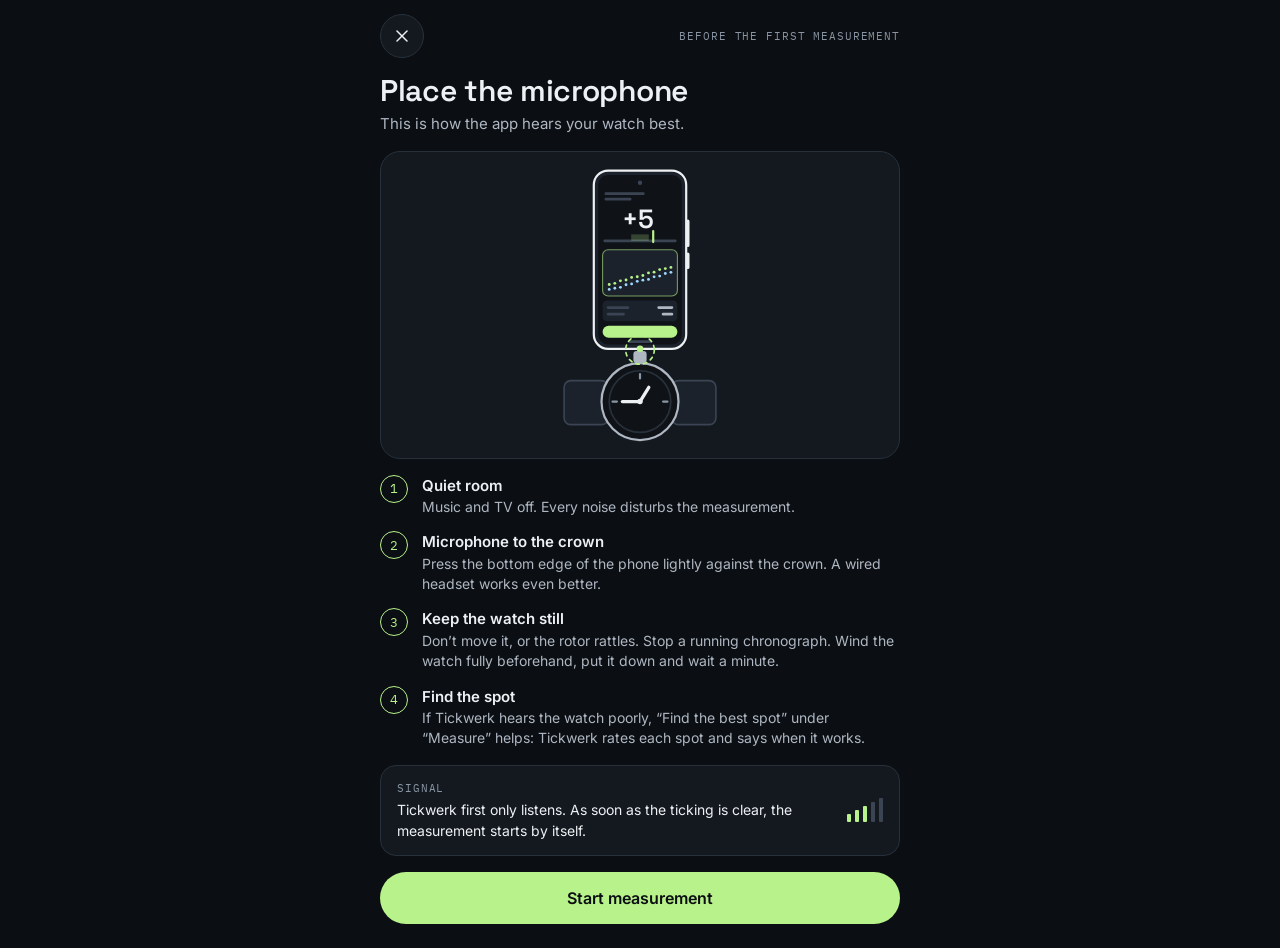
<file: tickwerk-app-0.1/index.html>
<!DOCTYPE html>
<html lang="de-CH">
<head>
<meta charset="utf-8">
<meta http-equiv="Content-Security-Policy" content="default-src 'none'; script-src 'self'; style-src 'self'; img-src 'self'; font-src 'self'; connect-src 'self' https://time.akamai.com; worker-src 'self'; manifest-src 'self'; media-src 'self' blob:; base-uri 'none'; form-action 'none'; object-src 'none'">
<meta name="referrer" content="no-referrer">
<meta name="viewport" content="width=device-width, initial-scale=1, viewport-fit=cover">
<meta name="theme-color" content="#0B0E12">
<meta name="description" content="Tickwerk misst mit dem Handy-Mikrofon, wie genau eine mechanische Uhr geht: Gangabweichung, Abfallfehler, Amplitude.">
<title>Tickwerk</title>
<link rel="manifest" href="manifest.webmanifest">
<link rel="icon" href="icons/favicon-48.png" sizes="48x48">
<link rel="apple-touch-icon" href="icons/apple-touch-icon.png">
<link rel="stylesheet" href="app.css">
</head>
<body>
<main id="app">

  <!-- ======================= MESSEN ======================= -->
  <section class="screen" id="scr-measure" aria-label="Messen">
    <div class="mhead">
      <canvas class="foto foto-head" id="mFoto" data-px="44" width="1" height="1" aria-hidden="true" hidden></canvas>
      <div class="mhead-txt">
        <span class="eyebrow" id="mState">Bereit</span>
        <span class="mwatch-name" id="mWatchName">Unbekannte Uhr</span>
        <span class="mono-sub" id="mWatchSub">Werk unbekannt</span>
      </div>
      <button type="button" class="round" id="mWatchPick" aria-label="Uhr wechseln" aria-haspopup="dialog">
        <svg viewBox="0 0 24 24" aria-hidden="true"><path d="M6 9l6 6 6-6"/></svg>
      </button>
    </div>
    <div class="chips">
      <label class="chip"><span class="sr">Lage</span>
        <select id="mPos">
          <option value="ZO">Zifferblatt oben</option>
          <option value="ZU">Zifferblatt unten</option>
          <option value="KU">Krone unten</option>
          <option value="KO">Krone oben</option>
          <option value="KL">Krone links</option>
          <option value="KR">Krone rechts</option>
        </select>
      </label>
      <label class="chip"><span class="sr">Messdauer</span>
        <select id="mDur"><option value="20">20 s</option><option value="30">30 s</option><option value="60">60 s</option></select>
      </label>
      <button type="button" class="chip chip-btn" id="mTools" aria-haspopup="dialog">Werkzeuge</button>
    </div>

    <div class="readout" id="mCountBox">
      <span class="eyebrow">Gangabweichung<button type="button" class="info" data-info="rate" aria-label="Erklärung: Gangabweichung"></button></span>
      <div class="big-row"><span class="big" id="mRate">–</span><span class="big-unit">s/Tag</span></div>
      <div class="count-box"><span class="count-n" id="mCountN"></span><span class="count-t" id="mCountT"></span></div>
      <span class="sigma" id="mSigma"></span>
      <span class="sigma live-note off" id="mLiveNote"></span>
    </div>
    <div class="scale" aria-hidden="true">
      <div class="scale-track">
        <div class="scale-band"></div>
        <div class="scale-ticks"></div>
        <div class="scale-marker" id="mMarker" hidden><span></span></div>
      </div>
      <div class="scale-labels"><span>−20</span><span>−10</span><span>0</span><span>+10</span><span>+20</span></div>
    </div>
    <p class="verdict-line" id="mVerdict" hidden><span class="dot"></span><span id="mVerdictText"></span></p>
    <div class="notice gr-notice" id="mGr" hidden>
      <p id="mGrText"></p>
      <button type="button" class="btn-link" id="mGrX">Nicht für den Test</button>
      <button type="button" class="btn-ghost small" id="mGrOpen" hidden>Zum Gangreserve-Test</button>
    </div>
    <div class="notice gr-notice" id="mLagen" hidden>
      <p id="mLagenText"></p>
      <div class="actions">
        <button type="button" class="btn-primary small" id="mLagenGo">In Lagen-Test umwandeln</button>
        <button type="button" class="btn-link" id="mLagenX">Nicht jetzt</button>
      </div>
    </div>
    <p class="status center-status" id="status" data-kind="">«Messen» tippen und die Unterkante des Handys an die Krone halten.</p>
    <div class="notice" id="mQuartz" hidden>
      <p>Das klingt nach einer Quarzuhr: ein Schritt pro Sekunde. Mechanische Uhren ticken 5- bis 10-mal pro Sekunde. Eine Quarzuhr misst Tickwerk nicht als Uhr, aber mit ihr lässt sich die Handy-Uhr eichen.</p>
      <button type="button" class="btn-ghost small" id="mQuartzGo">Handy-Uhr damit eichen</button>
    </div>

    <div class="notice" id="bphWarn" hidden>
      <p id="bphWarnText"></p>
      <div class="actions" id="bphMove" hidden></div>
      <button type="button" class="btn-ghost small" id="bphFix"></button>
    </div>
    <div class="notice" id="mFind" hidden>
      <p id="mFindText"></p>
      <button type="button" class="btn-ghost small" id="mFindGo">Position finden</button>
    </div>
    <div class="notice" id="mLow" hidden>
      <p id="mLowText"></p>
    </div>

    <div class="mlist">
      <div class="mrow">
        <span class="mlabel">Abfallfehler<span class="pro-tag" id="mBeTag" hidden>Pro</span><button type="button" class="info" data-info="be" aria-label="Erklärung: Abfallfehler"></button></span>
        <span class="mval-wrap"><span class="mono-sub" id="mBeNote"></span><span class="mval" id="mBe">–</span></span>
      </div>
      <div class="mrow">
        <span class="mlabel">Amplitude<span class="pro-tag" id="mAmpTag" hidden>Pro</span><button type="button" class="info" data-info="amp" aria-label="Erklärung: Amplitude"></button></span>
        <span class="mval-wrap"><span class="mono-sub" id="mLift"></span><span class="mval" id="mAmp">–</span></span>
      </div>
      <div class="mrow">
        <span class="mlabel">Schlagzahl<button type="button" class="info" data-info="bph" aria-label="Erklärung: Schlagzahl"></button></span>
        <span class="mval-wrap"><span class="mono-sub" id="mBphNote">erkannt</span><span class="mval" id="mBph">–</span></span>
      </div>
    </div>
    <p class="hint center" id="mFree" hidden></p>

    <div class="card tape-card">
      <div class="row-between">
        <span class="eyebrow">Papierstreifen<button type="button" class="info" data-info="tape" aria-label="Erklärung: Papierstreifen"></button></span>
        <span class="signal" id="mSignal" data-level="0">
          <svg viewBox="0 0 16 14" aria-hidden="true"><rect x="0" y="9" width="3" height="5" rx="1"/><rect x="4.3" y="6" width="3" height="8" rx="1"/><rect x="8.6" y="3" width="3" height="11" rx="1"/><rect x="12.9" y="0" width="3" height="14" rx="1"/></svg>
          <span id="mSignalText">kein Signal</span><button type="button" class="info" data-info="signal" aria-label="Erklärung: Signal"></button>
        </span>
      </div>
      <canvas class="plot" id="mTape" height="76" aria-label="Papierstreifen"></canvas>
      <div class="level" aria-hidden="true"><div class="level-fill" id="levelFill"></div></div>
    </div>
    <details class="card details" id="mDetails">
      <summary>Ein Schlag im Detail</summary>
      <canvas class="plot" id="mBeat" height="150" aria-label="Gemittelter Schlag"></canvas>
      <p class="hint" id="mDetailHint">Grün: Tick, blau: Tack. Gestrichelt: Auslösung und Fall.</p>
    </details>

    <!-- seit 0.7.2: «Position finden» und «Bedingungen» sitzen direkt über dem Hauptknopf und bleiben mit ihm über der Tableiste stehen -->
    <div class="dock" id="mDock">
      <div class="actions center" id="mSearch" hidden><button type="button" class="btn-ghost small" id="mForce">Jetzt messen</button><button type="button" class="btn-ghost small" id="mFindRun">Position finden</button></div>
      <div class="actions center" id="mPre"><button type="button" class="btn-ghost small" id="mFindBtn">Position finden</button><button type="button" class="btn-ghost small" id="mCondBtn" aria-haspopup="dialog">Bedingungen</button></div>
      <button type="button" class="btn-primary btn-big" id="mStart"><span class="prog" id="mProg"></span><span class="btn-label" id="mStartLabel">Messen</span></button>
    </div>
    <div class="actions center" id="mActions">
      <button type="button" class="btn-ghost small" id="imgBtn" hidden>Als Bild teilen</button>
      <button type="button" class="btn-ghost small" id="shareBtn" hidden>Aufnahme teilen (WAV)<span class="pro-tag">Pro</span></button>
      <button type="button" class="btn-ghost small" id="moveBtn" hidden>Falsche Uhr?</button>
      <button type="button" class="btn-link" id="mGuide">So legst du das Handy an</button>
    </div>
  </section>

  <!-- ======================= MEINE UHREN ======================= -->
  <section class="screen" id="scr-watches" aria-label="Meine Uhren" hidden>
    <div class="phead">
      <div class="title-block">
        <h1>Meine Uhren</h1>
        <span class="mono-sub" id="wCount">0 Uhren</span>
      </div>
      <button type="button" class="round accent" id="wAdd" aria-label="Uhr hinzufügen">
        <svg viewBox="0 0 24 24" aria-hidden="true"><path d="M12 5v14"/><path d="M5 12h14"/></svg>
      </button>
    </div>
    <div class="cards" id="watchCards"></div>
    <p class="sort-hint" id="wSortHint" hidden>Lange drücken und ziehen, um die Reihenfolge zu ändern.</p>
    <div class="empty" id="watchEmpty" hidden>
      <p>Noch keine Uhr gespeichert. Mit einer eigenen Uhr stimmen Hebewinkel und Schlagzahl, und du siehst den Verlauf.</p>
      <button type="button" class="btn-primary" id="wAddFirst">Uhr hinzufügen</button>
    </div>
  </section>

  <!-- ======================= UHR MIT VERLAUF ======================= -->
  <section class="screen" id="scr-watch" aria-label="Uhr mit Verlauf" hidden>
    <div class="bar">
      <button type="button" class="back" data-back><svg viewBox="0 0 24 24" aria-hidden="true"><path d="M15 6l-6 6 6 6"/></svg><span>Meine Uhren</span></button>
      <span class="bar-btns">
        <button type="button" class="round" id="dEdit" aria-label="Uhr bearbeiten">
          <svg viewBox="0 0 24 24" aria-hidden="true"><path d="M4 20h4L19 9l-4-4L4 16z"/><path d="M13.5 6.5l4 4"/></svg>
        </button>
        <button type="button" class="round" id="dShare" aria-label="Messprotokoll als PDF teilen" data-mech>
          <svg viewBox="0 0 24 24" aria-hidden="true"><path d="M12 3v12"/><path d="M8 7l4-4 4 4"/><path d="M5 13v6a2 2 0 0 0 2 2h10a2 2 0 0 0 2-2v-6"/></svg>
        </button>
      </span>
    </div>
    <canvas class="foto foto-big" id="dFoto" data-px="184" width="1" height="1" aria-hidden="true" hidden></canvas>
    <div class="title-block">
      <h1 class="h1-sm" id="dName"></h1>
      <span class="mono-sub" id="dCal"></span>
      <button type="button" class="btn-link left" id="dDetective" hidden>Werk bestimmen mit dem Werk-Detektiv</button>
    </div>
    <div class="due" id="dDue" hidden></div>
    <div class="card" data-quartz>
      <span class="card-title">Quarzuhr als Referenz</span>
      <p class="hint">Mit dem Mikrofon misst Tickwerk nur mechanische Uhren. Vergleiche diese Uhr über etwa eine Woche mit der genauen Zeit: Dann kennt Tickwerk ihren Gang, und du kannst die Handy-Uhr damit genauer eichen (Mehr → Einstellungen → Eichung → «Mit einer Quarzuhr»).</p>
    </div>
    <div class="actions grow" data-mech>
      <button type="button" class="btn-primary" id="dMeasure">Jetzt messen</button>
      <button type="button" class="btn-ghost" id="dLagen">Lagen-Test<span class="pro-tag">Pro</span></button>
    </div>
    <span class="pdfbar" id="dShareBar" hidden></span>
    <div class="tiles3" data-mech>
      <div class="tile"><span class="eyebrow">Schlagzahl</span><span class="tile-v" id="dBph">–</span><button type="button" class="info" data-info="bph" aria-label="Erklärung: Schlagzahl"></button></div>
      <div class="tile"><span class="eyebrow">Hebewinkel</span><span class="tile-v" id="dLift">–</span><button type="button" class="info" data-info="lift" aria-label="Erklärung: Hebewinkel"></button></div>
      <div class="tile"><span class="eyebrow">Messungen</span><span class="tile-v" id="dCount">0</span></div>
    </div>
    <div class="card" data-mech>
      <div class="row-between"><span class="card-title">Gangabweichung<button type="button" class="info" data-info="rate" aria-label="Erklärung: Gangabweichung"></button></span><span class="mono-sub" id="dRange"></span></div>
      <div class="bars" id="dBars"></div>
      <div class="bar-labels" id="dBarLabels" aria-hidden="true"></div>
    </div>
    <div class="insight" id="dInsight" data-mech hidden></div>
    <details class="card fold dtime" id="dTimeCard" data-fold="dt">
      <summary><span class="fold-t"><span class="card-title">Gang im Alltag</span></span><span class="fold-r"><span class="mono-sub" id="dtSub"></span><svg class="chev" viewBox="0 0 24 24" aria-hidden="true"><path d="M6 9l6 6 6-6"/></svg></span></summary>
      <div class="fold-body">
        <div class="big-row dt-rate" id="dtRateRow" hidden><span class="big big-md" id="dtRate">–</span><span class="big-unit">s/Tag</span></div>
        <span class="sigma" id="dtSigma"></span>
        <p class="hint" id="dtText"></p>
        <ul class="rows lrows" id="dtRows"></ul>
        <div class="actions">
          <button type="button" class="btn-ghost small" id="dtNow">Mit der Atomzeit vergleichen</button>
          <button type="button" class="btn-link" id="dtReset" hidden>Neue Reihe beginnen</button>
          <button type="button" class="info" data-info="daily" aria-label="Erklärung: Gang im Alltag"></button>
        </div>
        <div class="remind" id="dtRemind" hidden>
          <span class="remind-t" id="dtDue"></span>
          <div class="actions"><a class="btn-ghost small btn-a" id="dtCal" href="#" target="_blank" rel="noopener noreferrer">Google Kalender</a><button type="button" class="btn-ghost small" id="dtIcs">Kalenderdatei (.ics)</button></div>
        </div>
      </div>
    </details>
    <details class="card fold dgr" id="dGrCard" data-fold="gr" data-mech>
      <summary><span class="fold-t"><span class="card-title">Gangreserve-Test<span class="pro-tag">Pro</span></span></span><span class="fold-r"><span class="mono-sub" id="grSub"></span><svg class="chev" viewBox="0 0 24 24" aria-hidden="true"><path d="M6 9l6 6 6-6"/></svg></span></summary>
      <div class="fold-body">
        <p class="hint" id="grText"></p>
        <ul class="rows lrows" id="grRows" hidden></ul>
        <p class="verdict-line left" id="grVerdict" data-kind="" hidden><span class="dot"></span><span id="grVerdictText"></span></p>
        <p class="hint" id="grIso" hidden></p>
        <div class="actions">
          <button type="button" class="btn-ghost small" id="grGo">Voll aufgezogen: jetzt messen</button>
          <button type="button" class="btn-link" id="grStop" hidden>Uhr ist stehen geblieben</button>
          <button type="button" class="btn-link" id="grReset" hidden>Neuen Test beginnen</button>
          <button type="button" class="info" data-info="gr" aria-label="Erklärung: Gangreserve-Test"></button>
        </div>
        <div class="remind" id="grRemind" hidden>
          <span class="remind-t" id="grDue"></span>
          <div class="actions"><a class="btn-ghost small btn-a" id="grCal" href="#" target="_blank" rel="noopener noreferrer">Google Kalender</a><button type="button" class="btn-ghost small" id="grIcs">Kalenderdatei (.ics)</button></div>
        </div>
      </div>
    </details>
    <details class="card fold dlagen" id="dLagenCard" data-fold="lg" data-mech hidden>
      <summary><span class="fold-t"><span class="card-title">Letzter Lagen-Test</span></span><span class="fold-r"><span class="mono-sub" id="dlSub"></span><svg class="chev" viewBox="0 0 24 24" aria-hidden="true"><path d="M6 9l6 6 6-6"/></svg></span></summary>
      <div class="fold-body">
        <span class="mono-sub" id="dlDate"></span>
        <dl class="metrics">
          <div class="metric"><dt>Mittel</dt><dd id="dlMean">–</dd><small>s/Tag</small></div>
          <div class="metric"><dt>Lagendifferenz<button type="button" class="info" data-info="spread" aria-label="Erklärung: Lagendifferenz"></button></dt><dd id="dlSpread">–</dd><small>s/Tag</small></div>
          <div class="metric"><dt>Abfallfehler<button type="button" class="info" data-info="be" aria-label="Erklärung: Abfallfehler"></button></dt><dd id="dlBe">–</dd><small>ms, Mittel</small></div>
          <div class="metric"><dt>Amplitude<button type="button" class="info" data-info="amp" aria-label="Erklärung: Amplitude"></button></dt><dd id="dlAmp">–</dd><small>waagrecht / senkrecht</small></div>
          <div class="metric wide"><dt>ETA-Stufe zum Vergleich<button type="button" class="info" data-info="grade" aria-label="Erklärung: ETA-Stufen"></button></dt><dd id="dlGrade">–</dd><small id="dlGradeSub"></small></div>
          <div class="metric wide" id="dlGangBox" hidden><dt>Werksvorgabe</dt><dd id="dlGang">–</dd><small id="dlGangSub"></small></div>
        </dl>
        <ul class="rows lrows" id="dlRows"></ul>
        <p class="hint" id="dlNote" hidden></p>
        <div class="actions">
          <button type="button" class="btn-ghost small" id="dlPdf">Protokoll dieses Tests (PDF)</button>
          <button type="button" class="btn-ghost small" id="dlImg">Als Bild teilen</button>
          <button type="button" class="btn-ghost small" id="dlOpen" hidden>Fortsetzen</button>
          <button type="button" class="btn-link" id="dlUndo">Lagen-Test auflösen</button>
        </div>
        <span class="pdfbar" id="dlPdfBar" hidden></span>
      </div>
    </details>
    <details class="card fold" id="dListCard" data-fold="ms" data-mech>
      <summary><span class="fold-t"><span class="card-title">Letzte Messungen</span></span><span class="fold-r"><span class="mono-sub" id="dListSub"></span><svg class="chev" viewBox="0 0 24 24" aria-hidden="true"><path d="M6 9l6 6 6-6"/></svg></span></summary>
      <div class="fold-body">
        <ul class="rows" id="dList"></ul>
        <p class="hint" id="dMore" hidden></p>
        <div class="actions">
          <button type="button" class="btn-ghost small" id="dPdf">Messprotokoll (PDF)<span class="pro-tag">Pro</span></button>
          <button type="button" class="btn-ghost small" id="dCsv">Tabelle (CSV)<span class="pro-tag">Pro</span></button>
        </div>
        <span class="pdfbar" id="dPdfBar" hidden></span>
        <span class="pdfbar" id="dCsvBar" hidden></span>
      </div>
    </details>
  </section>

  <!-- ======================= UHR HINZUFÜGEN / BEARBEITEN ======================= -->
  <section class="screen" id="scr-edit" aria-label="Uhr bearbeiten" hidden>
    <div class="bar">
      <button type="button" class="back" data-back><svg viewBox="0 0 24 24" aria-hidden="true"><path d="M15 6l-6 6 6 6"/></svg><span>Zurück</span></button>
    </div>
    <h1 id="watchFormTitle">Uhr hinzufügen</h1>
    <form class="form" id="watchForm" autocomplete="off">
      <div class="field find" id="wFindBox">
        <label for="wFind">Modell oder Werk suchen</label>
        <input type="search" id="wFind" placeholder="z. B. Submariner, PRX, Speedmaster, 2824" enterkeyhint="search"
               role="combobox" aria-autocomplete="list" aria-expanded="false" aria-controls="wFindList" spellcheck="false">
        <ul class="suggest" id="wFindList" role="listbox" aria-label="Vorschläge" hidden></ul>
        <p class="hint" id="wFindNote"></p>
        <button type="button" class="btn-link left" id="wMissing" hidden>Modell fehlt? Melden</button>
        <div class="lies-row" id="wLiesRow">
          <button type="button" class="btn-ghost small" id="wLiesCamBtn">Per Foto anlegen</button>
          <button type="button" class="btn-link" id="wLiesPickBtn">Foto aus der Galerie</button>
        </div>
        <p class="hint" id="wLiesHint">Tickwerk liest die Schrift auf dem Zifferblatt und schlägt Uhren aus dem Katalog vor. Beim ersten Mal lädt es dafür die Texterkennung (rund 3 MB). Das Foto bleibt auf dem Handy.</p>
        <div class="lies" id="wLies" hidden>
          <p class="hint" id="wLiesStatus" role="status"></p>
          <ul class="suggest lies-list" id="wLiesList" aria-label="Vorschläge aus dem Foto"></ul>
          <button type="button" class="btn-link left" id="wLiesMore" hidden></button>
          <button type="button" class="btn-ghost small" id="wLiesAgain" hidden>Nochmals versuchen</button>
        </div>
        <input type="file" id="wLiesCam" accept="image/*" capture="environment" hidden>
        <input type="file" id="wLiesIn" accept="image/*" hidden>
      </div>
      <div class="field">
        <label for="wName">Name</label>
        <input type="text" id="wName" placeholder="z. B. Omega Seamaster" required maxlength="60">
      </div>
      <label class="switch"><input type="checkbox" id="wQuartz"><span>Quarzuhr</span></label>
      <p class="hint">Für eine Uhr mit Batterie. Mit dem Mikrofon misst Tickwerk nur mechanische Uhren; eine Quarzuhr dient als Referenz: für «Gang im Alltag» und um die Handy-Uhr genauer zu eichen.</p>
      <div class="form" id="wMech">
      <div class="field find">
        <label for="wCalFind">Kaliber (Werk)</label>
        <div class="combo">
          <input type="search" id="wCalFind" placeholder="Werk suchen, z. B. 2824, NH35, L888" enterkeyhint="search"
                 role="combobox" aria-autocomplete="list" aria-expanded="false" aria-controls="wCalList" spellcheck="false" autocomplete="off">
          <button type="button" class="combo-x" id="wCalClear" aria-label="Werk entfernen" hidden><svg viewBox="0 0 24 24" aria-hidden="true"><path d="M7 7l10 10"/><path d="M17 7L7 17"/></svg></button>
        </div>
        <input type="hidden" id="wCal" value="">
        <ul class="suggest" id="wCalList" role="listbox" aria-label="Werke" hidden></ul>
        <p class="hint" id="wCalNote"></p>
        <button type="button" class="btn-link left" id="wDetective">Werk unbekannt? Werk-Detektiv</button>
      </div>
      <div class="row2">
        <div class="field">
          <label for="wLift">Hebewinkel</label>
          <div class="inline"><input type="number" id="wLift" value="52" min="30" max="70" step="0.5" inputmode="decimal"><span class="unit">Grad</span></div>
        </div>
        <div class="field">
          <label for="wBph">Schlagzahl (erwartet)</label>
          <select id="wBph">
            <option value="">unbekannt</option>
            <option value="12000">12’000</option><option value="14400">14’400</option><option value="17280">17’280</option><option value="18000">18’000</option>
            <option value="19800">19’800</option><option value="21600">21’600</option><option value="25200">25’200</option><option value="28800">28’800</option>
            <option value="36000">36’000</option><option value="43200">43’200</option>
          </select>
        </div>
      </div>
      <p class="hint">Der Hebewinkel wirkt nur auf die Amplitude. Unbekannt: 52 Grad lassen. Die Schlagzahl erkennt Tickwerk selbst und meldet sich, wenn sie nicht zur Angabe passt.</p>
      </div>
      <div class="field" id="wFotoBox" role="group" aria-labelledby="wFotoLabel">
        <span class="field-label" id="wFotoLabel">Foto</span>
        <div class="foto-row">
          <canvas class="foto foto-edit" id="wFotoPrev" data-px="72" width="1" height="1" aria-hidden="true" hidden></canvas>
          <div class="actions">
            <button type="button" class="btn-ghost small" id="wFotoCamBtn">Foto aufnehmen</button>
            <button type="button" class="btn-ghost small" id="wFotoPickBtn">Foto wählen</button>
            <button type="button" class="btn-link" id="wFotoDel" hidden>Foto entfernen</button>
          </div>
        </div>
        <p class="hint" id="wFotoNote" role="status"></p>
        <p class="hint">Tickwerk schneidet das Zifferblatt rund aus. Das Foto bleibt auf diesem Handy.</p>
        <input type="file" id="wFotoCam" accept="image/*" capture="environment" hidden>
        <input type="file" id="wFotoIn" accept="image/*" hidden>
      </div>
      <button type="submit" class="btn-primary btn-big" id="wSave">Speichern</button>
      <div class="order-row" id="wOrder" hidden>
        <span class="mono-sub" id="wOrderPos" aria-live="polite"></span>
        <div class="actions">
          <button type="button" class="btn-ghost small" id="wUp">Nach oben</button>
          <button type="button" class="btn-ghost small" id="wDown">Nach unten</button>
        </div>
      </div>
      <button type="button" class="btn-ghost btn-big danger" id="wDelete" hidden>Uhr löschen</button>
    </form>
  </section>

  <!-- ======================= FOTO ZUSCHNEIDEN (0.7.7) ======================= -->
  <section class="screen" id="scr-foto" aria-label="Foto zuschneiden" hidden>
    <div class="bar">
      <button type="button" class="back" data-back><svg viewBox="0 0 24 24" aria-hidden="true"><path d="M15 6l-6 6 6 6"/></svg><span>Zurück</span></button>
    </div>
    <h1 class="h1-sm">Foto zuschneiden</h1>
    <p class="hint" id="feHint">Schieb das Foto, bis das Zifferblatt den Kreis füllt. Die 12 gehört nach oben.</p>
    <canvas class="fe-stage" id="feStage" width="1" height="1" tabindex="0" role="img" aria-label="Ausschnitt des Fotos. Mit den Pfeiltasten schieben, mit Plus und Minus die Grösse ändern."></canvas>
    <div class="fe-ctl">
      <label for="feZoom">Grösse</label>
      <input type="range" id="feZoom" min="0" max="100" step="1" value="50">
      <label for="feTilt">Fein drehen</label>
      <input type="range" id="feTilt" min="-20" max="20" step="0.5" value="0">
      <button type="button" class="btn-ghost small" id="feTurn">Um 90° drehen</button>
    </div>
    <button type="button" class="btn-primary btn-big" id="feOk">Foto übernehmen</button>
    <button type="button" class="btn-ghost btn-big" id="feCancel">Abbrechen</button>
  </section>

  <!-- ======================= LAGEN-TEST ======================= -->
  <section class="screen" id="scr-lagen" aria-label="Lagen-Test" hidden>
    <div class="bar">
      <button type="button" class="back" id="lBack"><svg viewBox="0 0 24 24" aria-hidden="true"><path d="M15 6l-6 6 6 6"/></svg><span id="lBackLabel">Zurück</span></button>
      <span class="mono-sub" id="lStep"></span>
    </div>
    <div class="title-block">
      <h1>Lagen-Test</h1>
      <p class="lead" id="lLead"></p>
    </div>
    <div class="seg" role="radiogroup" aria-label="Anzahl Lagen" id="lSet">
      <button type="button" role="radio" data-set="4">4 Lagen</button>
      <button type="button" role="radio" data-set="6">6 Lagen</button>
    </div>
    <div class="progress" id="lProgress" aria-hidden="true"></div>
    <div class="card lresult" id="lResult" hidden>
      <span class="eyebrow">Ergebnis · Mittel der Lagen</span>
      <div class="big-row"><span class="big big-md" id="lgMean">–</span><span class="big-unit">s/Tag</span></div>
      <dl class="metrics">
        <div class="metric"><dt>Lagendifferenz<button type="button" class="info" data-info="spread" aria-label="Erklärung: Lagendifferenz"></button></dt><dd id="lgSpread">–</dd><small>s/Tag</small></div>
        <div class="metric"><dt>Senkrecht − waagrecht<button type="button" class="info" data-info="hv" aria-label="Erklärung: Senkrecht gegenüber waagrecht"></button></dt><dd id="lgHV">–</dd><small>s/Tag</small></div>
        <div class="metric"><dt>Abfallfehler<button type="button" class="info" data-info="be" aria-label="Erklärung: Abfallfehler"></button></dt><dd id="lgBe">–</dd><small>ms, Mittel</small></div>
        <div class="metric"><dt>Amplitude<button type="button" class="info" data-info="amp" aria-label="Erklärung: Amplitude"></button></dt><dd id="lgAmp">–</dd><small id="lgAmpNote">waagrecht / senkrecht</small></div>
        <div class="metric wide"><dt>ETA-Stufe zum Vergleich<button type="button" class="info" data-info="grade" aria-label="Erklärung: ETA-Stufen"></button></dt><dd id="lgGrade">–</dd><small id="lgGradeSub"></small></div>
        <div class="metric wide" id="lgGangBox" hidden><dt>Werksvorgabe</dt><dd id="lgGang">–</dd><small id="lgGangSub"></small></div>
      </dl>
      <canvas class="plot" id="lagenChart" height="190" aria-label="Gang je Lage"></canvas>
      <p class="verdict" id="lgVerdict"></p>
      <button type="button" class="btn-primary" id="lgPdf">Protokoll dieses Tests (PDF)</button>
      <button type="button" class="btn-ghost" id="lgImg">Als Bild teilen</button>
      <span class="pdfbar" id="lgPdfBar" hidden></span>
    </div>
    <div class="tiles2" id="lTiles"></div>
    <div class="card diff-card" id="lDiffCard">
      <div class="diff-txt"><span class="card-title">Grösste Lagendifferenz bisher</span><span class="mono-sub" id="lDiffSub">noch zu wenige Lagen</span></div>
      <span class="diff-v" id="lDiff">–</span>
    </div>
    <p class="status" id="lStatus" data-kind=""></p>
    <button type="button" class="btn-primary btn-big" id="lNext"><span class="btn-label" id="lNextLabel">Messen</span></button>
    <button type="button" class="btn-ghost btn-big" id="lCancel">Abbrechen</button>
  </section>

  <!-- ======================= LAGEN-TEST: EINE LAGE MESSEN ======================= -->
  <section class="screen" id="scr-lpos" aria-label="Lage messen" hidden>
    <div class="bar">
      <button type="button" class="back" data-back><svg viewBox="0 0 24 24" aria-hidden="true"><path d="M15 6l-6 6 6 6"/></svg><span>Alle Lagen</span></button>
      <span class="mono-sub" id="pStep"></span>
    </div>
    <div class="card lp-guide" id="pCountBox">
      <svg class="pos-icon lp-icon" id="pIcon" viewBox="0 0 110 110" role="img" aria-label=""></svg>
      <div class="lp-count"><span class="count-n" id="pCountN"></span><span class="count-t" id="pCountT"></span></div>
      <div class="lp-guide-txt">
        <span class="eyebrow">So liegt die Uhr</span>
        <span class="now-name" id="pName"></span>
        <span class="now-hint" id="pHint"></span>
      </div>
    </div>
    <div class="card lp-live">
      <div class="row-between">
        <span class="eyebrow" id="pState">Bereit</span>
        <span class="signal" id="pSignal" data-level="0">
          <svg viewBox="0 0 16 14" aria-hidden="true"><rect x="0" y="9" width="3" height="5" rx="1"/><rect x="4.3" y="6" width="3" height="8" rx="1"/><rect x="8.6" y="3" width="3" height="11" rx="1"/><rect x="12.9" y="0" width="3" height="14" rx="1"/></svg>
          <span id="pSignalText">kein Signal</span><button type="button" class="info" data-info="signal" aria-label="Erklärung: Signal"></button>
        </span>
      </div>
      <div class="big-row lp-rate"><span class="big big-md" id="pRate">–</span><span class="big-unit">s/Tag</span></div>
      <span class="sigma center" id="pSub"></span>
      <span class="sigma center live-note" id="pLiveNote" hidden></span>
      <dl class="metrics" id="pMetrics" hidden>
        <div class="metric"><dt>Amplitude<button type="button" class="info" data-info="amp" aria-label="Erklärung: Amplitude"></button></dt><dd id="pAmp">–</dd><small id="pAmpNote"></small></div>
        <div class="metric"><dt>Abfallfehler<button type="button" class="info" data-info="be" aria-label="Erklärung: Abfallfehler"></button></dt><dd id="pBe">–</dd><small>ms</small></div>
      </dl>
      <canvas class="plot" id="pTape" height="84" aria-label="Papierstreifen"></canvas>
      <div class="level" aria-hidden="true"><div class="level-fill" id="pLevel"></div></div>
    </div>
    <p class="status" id="pStatus" data-kind=""></p>
    <div class="notice" id="pFind" hidden>
      <p id="pFindText"></p>
      <button type="button" class="btn-ghost small" id="pFindGo">Position finden</button>
    </div>
    <div class="actions center" id="pSearch" hidden><button type="button" class="btn-ghost small" id="pForce">Jetzt messen</button><button type="button" class="btn-ghost small" id="pFindRun">Position finden</button></div>
    <button type="button" class="btn-primary btn-big" id="pStart"><span class="prog" id="pProg"></span><span class="btn-label" id="pStartLabel">Messen</span></button>
    <button type="button" class="btn-ghost btn-big" id="pAlt" hidden>Zur Auswahl</button>
    <div class="actions center pre-row" id="pPre"><button type="button" class="btn-ghost small" id="pFindBtn">Position finden</button></div>
  </section>

  <!-- ======================= REGULIEREN ======================= -->
  <section class="screen" id="scr-reg" aria-label="Regulieren" hidden>
    <div class="bar">
      <button type="button" class="back" data-back><svg viewBox="0 0 24 24" aria-hidden="true"><path d="M15 6l-6 6 6 6"/></svg><span>Zurück</span></button>
    </div>
    <div class="title-block">
      <h1>Regulieren</h1>
      <span class="mono-sub" id="rWatch"></span>
      <p class="lead">Der Gang laufend, alle zwei Sekunden neu: So siehst du sofort, was eine Verstellung am Werk bewirkt. Gespeichert wird nichts.</p>
    </div>
    <div class="card reg-live">
      <div class="row-between">
        <span class="eyebrow" id="rState">Bereit</span>
        <span class="signal" id="rSignal" data-level="0">
          <svg viewBox="0 0 16 14" aria-hidden="true"><rect x="0" y="9" width="3" height="5" rx="1"/><rect x="4.3" y="6" width="3" height="8" rx="1"/><rect x="8.6" y="3" width="3" height="11" rx="1"/><rect x="12.9" y="0" width="3" height="14" rx="1"/></svg>
          <span id="rSignalText">kein Signal</span><button type="button" class="info" data-info="signal" aria-label="Erklärung: Signal"></button>
        </span>
      </div>
      <div class="big-row reg-rate"><span class="big big-md" id="rRate">–</span><span class="big-unit">s/Tag</span></div>
      <span class="sigma center" id="rSub"></span>
      <div class="scale" aria-hidden="true">
        <div class="scale-track">
          <div class="scale-band"></div>
          <div class="scale-ticks"></div>
          <div class="scale-marker" id="rMarker" hidden><span></span></div>
        </div>
        <div class="scale-labels"><span>−20</span><span>−10</span><span>0</span><span>+10</span><span>+20</span></div>
      </div>
      <dl class="metrics">
        <div class="metric"><dt>Abfallfehler<button type="button" class="info" data-info="be" aria-label="Erklärung: Abfallfehler"></button></dt><dd id="rBe">–</dd><small id="rBeNote">ms</small></div>
        <div class="metric"><dt>Amplitude<button type="button" class="info" data-info="amp" aria-label="Erklärung: Amplitude"></button></dt><dd id="rAmp">–</dd><small id="rAmpNote"></small></div>
      </dl>
    </div>
    <div class="card tape-card">
      <span class="eyebrow">Verlauf · Gang in s/Tag</span>
      <canvas class="plot" id="rTrend" height="128" aria-label="Verlauf des Gangs"></canvas>
    </div>
    <div class="card tape-card">
      <span class="eyebrow">Papierstreifen · Tick und Tack<button type="button" class="info" data-info="tape" aria-label="Erklärung: Papierstreifen"></button></span>
      <canvas class="plot" id="rTape" height="84" aria-label="Papierstreifen"></canvas>
      <div class="level" aria-hidden="true"><div class="level-fill" id="rLevel"></div></div>
    </div>
    <p class="status" id="rStatus" data-kind=""></p>
    <button type="button" class="btn-primary btn-big" id="rStart"><span class="prog" id="rProg"></span><span class="btn-label" id="rStartLabel">Starten</span></button>
    <div class="actions center pre-row" id="rPre"><button type="button" class="btn-ghost small" id="rFindBtn">Position finden</button></div>
    <p class="hint">Nach einer Verstellung kurz warten: Ändert sich der Gang, merkt Tickwerk das und mittelt neu. Selbst am Werk arbeiten nur, wenn du die Uhr sicher öffnen kannst. Sonst ist das eine Arbeit für den Uhrmacher.</p>
  </section>

  <!-- ======================= WERK-DETEKTIV ======================= -->
  <section class="screen" id="scr-detektiv" aria-label="Werk-Detektiv" hidden>
    <div class="bar">
      <button type="button" class="back" data-back><svg viewBox="0 0 24 24" aria-hidden="true"><path d="M15 6l-6 6 6 6"/></svg><span id="xBackLabel">Zurück</span></button>
    </div>
    <div class="title-block">
      <h1>Werk-Detektiv</h1>
      <p class="lead">Welches Werk steckt in der Uhr? Die Schlagzahl und ein paar Fragen, die du an der Uhr selbst prüfen kannst, grenzen es ein.</p>
    </div>
    <div class="card qcard">
      <span class="field-t">Schlagzahl</span>
      <select id="xBph" aria-label="Schlagzahl">
        <option value="">unbekannt</option>
        <option value="18000">18’000 A/h</option><option value="19800">19’800 A/h</option><option value="21600">21’600 A/h</option>
        <option value="25200">25’200 A/h</option><option value="28800">28’800 A/h</option><option value="36000">36’000 A/h</option>
      </select>
      <p class="hint" id="xBphNote">Am sichersten: die Uhr zuerst einmal messen. Tickwerk erkennt die Schlagzahl dabei selbst.</p>
    </div>
    <div class="card qcard" data-q="auto">
      <span class="field-t">Zieht sich die Uhr beim Tragen selbst auf?</span>
      <span class="hint">Automatik: Durch einen Glasboden sieht man den Rotor, oder «Automatic» steht auf dem Zifferblatt.</span>
      <div class="seg seg3" role="radiogroup"><button type="button" role="radio" data-v="ja">Ja</button><button type="button" role="radio" data-v="nein">Nein</button><button type="button" role="radio" data-v="">Weiss nicht</button></div>
    </div>
    <div class="card qcard" data-q="hand">
      <span class="field-t">Lässt sie sich an der Krone aufziehen?</span>
      <span class="hint">Krone in der ersten Stellung vorwärts drehen: Man spürt ein leichtes Ratschen und die Feder spannt sich.</span>
      <div class="seg seg3" role="radiogroup"><button type="button" role="radio" data-v="ja">Ja</button><button type="button" role="radio" data-v="nein">Nein</button><button type="button" role="radio" data-v="">Weiss nicht</button></div>
    </div>
    <div class="card qcard" data-q="stopp">
      <span class="field-t">Bleibt der Sekundenzeiger stehen, wenn du die Krone ganz herausziehst?</span>
      <span class="hint">Sekundenstopp. Danach die Krone wieder hineindrücken.</span>
      <div class="seg seg3" role="radiogroup"><button type="button" role="radio" data-v="ja">Ja</button><button type="button" role="radio" data-v="nein">Nein</button><button type="button" role="radio" data-v="">Weiss nicht</button></div>
    </div>
    <div class="card qcard" data-q="datum">
      <span class="field-t">Was zeigt die Uhr ausser der Zeit?</span>
      <div class="seg seg4" role="radiogroup"><button type="button" role="radio" data-v="kein">Nichts</button><button type="button" role="radio" data-v="datum">Datum</button><button type="button" role="radio" data-v="tag">Datum, Tag</button><button type="button" role="radio" data-v="">?</button></div>
    </div>
    <div class="card qcard" data-q="chrono">
      <span class="field-t">Ist es ein Chronograph (Stoppuhr mit Drückern neben der Krone)?</span>
      <div class="seg seg3" role="radiogroup"><button type="button" role="radio" data-v="ja">Ja</button><button type="button" role="radio" data-v="nein">Nein</button><button type="button" role="radio" data-v="">Weiss nicht</button></div>
    </div>
    <div class="section">
      <span class="eyebrow" id="xHead">Passende Werke</span>
      <ul class="rows xrows" id="xList"></ul>
      <p class="hint" id="xNote"></p>
    </div>
  </section>

  <!-- ======================= ZEITVERGLEICH (Gang im Alltag) ======================= -->
  <section class="screen" id="scr-zeit" aria-label="Zeitvergleich" hidden>
    <div class="bar">
      <button type="button" class="back" data-back><svg viewBox="0 0 24 24" aria-hidden="true"><path d="M15 6l-6 6 6 6"/></svg><span id="zBackLabel">Zurück</span></button>
      <span class="mono-sub">Zeitvergleich</span>
    </div>
    <div class="title-block">
      <h1 class="h1-sm" id="zTitle">Mit der Atomzeit vergleichen</h1>
      <p class="lead" id="zLead"></p>
      <button type="button" class="btn-link left" id="zRetry" hidden>Nochmals versuchen</button>
    </div>
    <div class="card zclock">
      <span class="eyebrow" id="zClockT">Zeit des Handys</span>
      <span class="zclock-t" id="zClock">--:--:--</span>
    </div>
    <div id="zStep1">
      <p class="lead center">Schau auf den Sekundenzeiger deiner Uhr. Tippe genau dann, wenn er auf der 12 steht.</p>
      <button type="button" class="btn-primary ztap" id="zTap">Jetzt<small>Sekundenzeiger auf 12</small></button>
    </div>
    <div id="zStep2" hidden>
      <div class="card">
        <span class="eyebrow">Deine Uhr zeigte</span>
        <div class="zpick">
          <button type="button" class="round" id="zMinus" aria-label="Eine Minute früher"><svg viewBox="0 0 24 24" aria-hidden="true"><path d="M6 12h12"/></svg></button>
          <span class="zclock-t" id="zWatch">--:--</span>
          <button type="button" class="round" id="zPlus" aria-label="Eine Minute später"><svg viewBox="0 0 24 24" aria-hidden="true"><path d="M12 6v12"/><path d="M6 12h12"/></svg></button>
        </div>
        <p class="hint center" id="zHint">Stimmt die Minute nicht, mit − und + anpassen.</p>
        <span class="eyebrow">Abweichung</span>
        <div class="big-row center"><span class="big big-md" id="zOff">–</span><span class="big-unit">s</span></div>
        <p class="hint center" id="zOffText"></p>
        <p class="hint center" id="zSrc"></p>
      </div>
      <button type="button" class="btn-primary btn-big" id="zSave">Speichern</button>
      <button type="button" class="btn-ghost btn-big" id="zAgain">Nochmals tippen</button>
    </div>
  </section>

  <!-- ======================= MIKROFON ANLEGEN ======================= -->
  <section class="screen" id="scr-guide" aria-label="Mikrofon anlegen" hidden>
    <div class="bar">
      <button type="button" class="round" data-back aria-label="Schliessen"><svg viewBox="0 0 24 24" aria-hidden="true"><path d="M6 6l12 12"/><path d="M18 6L6 18"/></svg></button>
      <span class="eyebrow">Vor der ersten Messung</span>
    </div>
    <div class="title-block">
      <h1>Mikrofon anlegen</h1>
      <p class="lead">So hört die App das Ticken deiner Uhr am besten.</p>
    </div>
    <figure class="guide-fig">
      <svg class="g-tall" viewBox="55 0 200 256" role="img" aria-label="Die Unterkante des Handys mit dem Mikrofon berührt die Krone der Uhr">
        <!-- seit 0.7.2 neu gezeichnet: das Handy aufrecht und als Handy zu erkennen, auf dem Bildschirm die Messansicht mit dem
             Papierstreifen (Wunsch vom 13.11.2026); seine Unterkante mit dem Mikrofon liegt an der Krone der Uhr darunter -->
        <rect x="86" y="197" width="40" height="40" rx="6" class="g-strap"/>
        <rect x="184" y="197" width="40" height="40" rx="6" class="g-strap"/>
        <circle cx="155" cy="216" r="35" class="g-case"/>
        <circle cx="155" cy="216" r="28" class="g-ring"/>
        <path d="M155 191v4M130 216h4M176 216h4" class="g-idx"/>
        <path d="M155 216L139 216" class="g-hand"/>
        <path d="M155 216L163 203" class="g-hand"/>
        <circle cx="155" cy="216" r="2.5" class="g-pin"/>
        <rect x="149" y="170" width="12" height="11" rx="3" class="g-crown"/>
        <path d="M198.5 52v22M198.5 82v12" class="g-btn"/>
        <rect x="113" y="6" width="84" height="162" rx="13" class="g-phone"/>
        <rect x="117" y="10" width="76" height="154" rx="9" class="g-screen"/>
        <circle cx="155" cy="17" r="2" class="g-cam"/>
        <path d="M124 27h34M124 32h22" class="g-ui"/>
        <text x="153" y="58" class="g-val">+5</text>
        <path d="M123 70h64" class="g-ui"/>
        <rect x="147" y="64" width="16" height="6" class="g-band"/>
        <path d="M167 61v10" class="g-mark"/>
        <rect x="121" y="78" width="68" height="42" rx="5" class="g-card"/>
        <g class="g-tick"><circle cx="127.0" cy="109.5" r="1.3"/><circle cx="132.1" cy="108.5" r="1.3"/><circle cx="137.2" cy="106.2" r="1.3"/><circle cx="142.3" cy="105.5" r="1.3"/><circle cx="147.4" cy="103.1" r="1.3"/><circle cx="152.5" cy="102.5" r="1.3"/><circle cx="157.6" cy="101.4" r="1.3"/><circle cx="162.7" cy="99.0" r="1.3"/><circle cx="167.8" cy="98.3" r="1.3"/><circle cx="172.9" cy="96.0" r="1.3"/><circle cx="178.0" cy="95.1" r="1.3"/><circle cx="183.1" cy="94.0" r="1.3"/></g>
        <g class="g-tock"><circle cx="127.0" cy="114.0" r="1.3"/><circle cx="132.1" cy="113.0" r="1.3"/><circle cx="137.2" cy="112.1" r="1.3"/><circle cx="142.3" cy="109.8" r="1.3"/><circle cx="147.4" cy="109.0" r="1.3"/><circle cx="152.5" cy="106.7" r="1.3"/><circle cx="157.6" cy="105.6" r="1.3"/><circle cx="162.7" cy="104.9" r="1.3"/><circle cx="167.8" cy="102.6" r="1.3"/><circle cx="172.9" cy="101.9" r="1.3"/><circle cx="178.0" cy="99.5" r="1.3"/><circle cx="183.1" cy="98.5" r="1.3"/></g>
        <rect x="121" y="124" width="68" height="19" rx="4" class="g-tile"/>
        <path d="M126 130.5h18M126 136.5h14" class="g-ui"/><path d="M172 130.5h12M176 136.5h8" class="g-uiv"/>
        <rect x="121" y="147" width="68" height="11" rx="5.5" class="g-main"/>
        <path d="M145 161.5h20" class="g-bar"/>
        <circle cx="155" cy="168" r="3" class="g-mic"/>
        <circle cx="155" cy="169" r="13" class="g-wave"/>
      </svg>
    </figure>
    <ol class="steps">
      <li><span class="num">1</span><div><span class="step-t">Ruhiger Raum</span><span class="step-s">Musik und Fernseher aus. Jedes Geräusch stört die Messung.</span></div></li>
      <li><span class="num">2</span><div><span class="step-t">Mikrofon an die Krone</span><span class="step-s">Die Unterkante des Handys leicht an die Krone drücken. Mit einem Kabel-Headset klappt es noch besser.</span></div></li>
      <li><span class="num">3</span><div><span class="step-t">Uhr ruhig liegen lassen</span><span class="step-s">Nicht bewegen, sonst klappert der Rotor. Einen laufenden Chronographen stoppen. Die Uhr vorher voll aufziehen, hinlegen und eine Minute warten.</span></div></li>
      <li><span class="num">4</span><div><span class="step-t">Stelle suchen</span><span class="step-s">Hört Tickwerk die Uhr schlecht, hilft «Position finden» unter «Messen»: Tickwerk bewertet jede Stelle und sagt, wann sie stimmt.</span></div></li>
    </ol>
    <div class="card signal-card">
      <div class="signal-txt"><span class="eyebrow">Signal</span><span>Tickwerk hört zuerst nur zu. Sobald das Ticken klar ist, startet die Messung von selbst.</span></div>
      <svg viewBox="0 0 36 24" aria-hidden="true" class="bars-icon"><rect x="0" y="16" width="4" height="8" rx="1"/><rect x="8" y="12" width="4" height="12" rx="1"/><rect x="16" y="8" width="4" height="16" rx="1"/><rect x="24" y="4" width="4" height="20" rx="1" class="off"/><rect x="32" y="0" width="4" height="24" rx="1" class="off"/></svg>
    </div>
    <button type="button" class="btn-primary btn-big" id="gStart">Messung starten</button>
  </section>

  <!-- ======================= MEHR ======================= -->
  <section class="screen" id="scr-more" aria-label="Mehr" hidden>
    <div class="title-block"><h1>Mehr</h1><span class="mono-sub" id="moreVersion"></span></div>
    <div class="more-first" id="moreFirst">
      <div class="mfirst" id="moreCal" hidden>
        <div class="mfirst-h"><svg class="mico" viewBox="0 0 24 24" aria-hidden="true"><circle cx="12" cy="12" r="7"/><path d="M12 2v4M12 18v4M2 12h4M18 12h4"/></svg><span class="mfirst-t" id="moreCalT">Handy-Uhr eichen</span><span class="mchip" id="moreCalChip">noch offen</span></div>
        <p id="moreCalP"></p>
        <div class="actions"><button type="button" class="btn-primary" id="moreCalGo">Jetzt eichen</button><span class="menu-s" id="moreCalS">2½ Minuten mit einer Quarzuhr</span></div>
      </div>
      <button type="button" class="btn-ghost small" id="updateBtn" hidden>Neue Version: neu laden</button>
      <button type="button" class="btn-ghost small" id="installBtn" hidden>App installieren</button>
      <ul class="menu" id="moreDue" hidden></ul>
      <ul class="menu" id="moreProSlot"><li id="moreProLi"><button type="button" class="mrow" data-go="pro"><svg class="mico" viewBox="0 0 24 24" aria-hidden="true"><path d="M12 4l2.4 5 5.6.7-4.1 3.8 1 5.5L12 16.4 7.1 19l1-5.5L4 9.7l5.6-.7z"/></svg><span class="mtxt"><span class="menu-t">Tickwerk Pro</span><span class="menu-s" id="moreProState"></span></span><svg class="mch" viewBox="0 0 24 24" aria-hidden="true"><path d="M9 6l6 6-6 6"/></svg></button></li></ul>
    </div>
    <details class="macc" id="moreAccTools">
      <summary><span class="macc-t">Werkzeuge für die Uhr</span><span class="macc-r"><span class="macc-s" id="moreAccToolsS"></span><svg class="chev" viewBox="0 0 24 24" aria-hidden="true"><path d="M6 9l6 6 6-6"/></svg></span></summary>
      <ul class="menu" id="moreTools"></ul>
    </details>
    <details class="macc" id="moreAccGenau">
      <summary><span class="macc-t">Genauigkeit</span><span class="macc-r"><span class="macc-s" id="moreAccGenauS"></span><svg class="chev" viewBox="0 0 24 24" aria-hidden="true"><path d="M6 9l6 6 6-6"/></svg></span></summary>
      <ul class="menu">
        <li id="moreCalLi"><button type="button" class="mrow" id="moreCalRow" data-tool="eichen"><svg class="mico" viewBox="0 0 24 24" aria-hidden="true"><circle cx="12" cy="12" r="7"/><path d="M12 2v4M12 18v4M2 12h4M18 12h4"/></svg><span class="mtxt"><span class="menu-t">Eichung</span><span class="menu-s" id="moreCalSub"></span></span><svg class="mch" viewBox="0 0 24 24" aria-hidden="true"><path d="M9 6l6 6-6 6"/></svg></button></li>
        <li><button type="button" class="mrow" data-go="guide"><svg class="mico" viewBox="0 0 24 24" aria-hidden="true"><rect x="9" y="3" width="6" height="11" rx="3"/><path d="M6 11a6 6 0 0 0 12 0M12 17v4"/></svg><span class="mtxt"><span class="menu-t">Mikrofon anlegen</span><span class="menu-s">So misst du richtig</span></span><svg class="mch" viewBox="0 0 24 24" aria-hidden="true"><path d="M9 6l6 6-6 6"/></svg></button></li>
      </ul>
    </details>
    <details class="macc" id="moreAccDaten">
      <summary><span class="macc-t">Deine Daten</span><span class="macc-r"><span class="macc-s" id="moreAccDatenS"></span><svg class="chev" viewBox="0 0 24 24" aria-hidden="true"><path d="M6 9l6 6 6-6"/></svg></span></summary>
      <ul class="menu">
        <li><button type="button" class="mrow" data-go="history"><svg class="mico" viewBox="0 0 24 24" aria-hidden="true"><path d="M9 7h11M9 12h11M9 17h11M4.5 7h.01M4.5 12h.01M4.5 17h.01"/></svg><span class="mtxt"><span class="menu-t">Alle Messungen</span><span class="menu-s" id="moreHistory"></span></span><svg class="mch" viewBox="0 0 24 24" aria-hidden="true"><path d="M9 6l6 6-6 6"/></svg></button></li>
        <li><button type="button" class="mrow" id="moreBackup"><svg class="mico" viewBox="0 0 24 24" aria-hidden="true"><path d="M12 4v10M8 10l4 4 4-4M5 19h14"/></svg><span class="mtxt"><span class="menu-t">Daten sichern</span><span class="menu-s">Sicherung speichern oder laden</span></span><svg class="mch" viewBox="0 0 24 24" aria-hidden="true"><path d="M9 6l6 6-6 6"/></svg></button></li>
      </ul>
    </details>
    <details class="macc" id="moreAccApp">
      <summary><span class="macc-t">App</span><span class="macc-r"><span class="macc-s" id="moreAccAppS"></span><svg class="chev" viewBox="0 0 24 24" aria-hidden="true"><path d="M6 9l6 6 6-6"/></svg></span></summary>
      <ul class="menu" id="moreAppList">
        <li><button type="button" class="mrow" data-go="settings"><svg class="mico" viewBox="0 0 24 24" aria-hidden="true"><circle cx="12" cy="12" r="3"/><path d="M12 3v3M12 18v3M3 12h3M18 12h3M5.6 5.6l2.1 2.1M16.3 16.3l2.1 2.1M5.6 18.4l2.1-2.1M16.3 7.7l2.1-2.1"/></svg><span class="mtxt"><span class="menu-t">Einstellungen</span><span class="menu-s">Sprache, Mikrofon, Datei auswerten, Daten sichern</span></span><svg class="mch" viewBox="0 0 24 24" aria-hidden="true"><path d="M9 6l6 6-6 6"/></svg></button></li>
        <li><button type="button" class="mrow" id="newsBtn"><svg class="mico" viewBox="0 0 24 24" aria-hidden="true"><path d="M6 16v-5a6 6 0 0 1 12 0v5l2 2H4z"/><path d="M10 21h4"/></svg><span class="mtxt"><span class="menu-t">Was ist neu</span><span class="menu-s" id="newsSub"></span></span><svg class="mch" viewBox="0 0 24 24" aria-hidden="true"><path d="M9 6l6 6-6 6"/></svg></button></li>
        <li><button type="button" class="mrow" id="updCheck"><svg class="mico" viewBox="0 0 24 24" aria-hidden="true"><path d="M20 12a8 8 0 1 1-2.3-5.7"/><path d="M20 4v5h-5"/></svg><span class="mtxt"><span class="menu-t">Nach Update suchen</span><span class="menu-s" id="updState" role="status"></span></span><svg class="mch" viewBox="0 0 24 24" aria-hidden="true"><path d="M9 6l6 6-6 6"/></svg></button></li>
      </ul>
    </details>
    <details class="macc" id="moreAccHilfe">
      <summary><span class="macc-t">Hilfe</span><span class="macc-r"><span class="macc-s" id="moreAccHilfeS"></span><svg class="chev" viewBox="0 0 24 24" aria-hidden="true"><path d="M6 9l6 6 6-6"/></svg></span></summary>
      <ul class="menu">
        <li><button type="button" class="mrow" id="diagBtn"><svg class="mico" viewBox="0 0 24 24" aria-hidden="true"><path d="M3 12h4l2-6 4 12 2-6h6"/></svg><span class="mtxt"><span class="menu-t">Diagnose teilen</span><span class="menu-s">Version, Handy, Mikrofon und letzte Fehler als Text</span></span><svg class="mch" viewBox="0 0 24 24" aria-hidden="true"><path d="M9 6l6 6-6 6"/></svg></button></li>
        <li><a class="mrow" href="datenschutz.html"><svg class="mico" viewBox="0 0 24 24" aria-hidden="true"><path d="M12 3l7 3v5c0 5-3 8-7 10-4-2-7-5-7-10V6z"/></svg><span class="mtxt"><span class="menu-t">Datenschutz</span><span class="menu-s">Was mit deinen Daten passiert</span></span><svg class="mch" viewBox="0 0 24 24" aria-hidden="true"><path d="M9 6l6 6-6 6"/></svg></a></li>
      </ul>
    </details>
    <p class="hint" id="versionInfo"></p>
    <p class="hint">Tickwerk misst mit dem Smartphone-Mikrofon. Die Werte sind eine Selbstmessung, keine amtliche Prüfung. Schriften: Inter, Space Grotesk, IBM Plex Mono (SIL Open Font License).</p>
    <p class="hint">Texterkennung für «Per Foto anlegen»: Tesseract (Apache-Lizenz 2.0) und tesseract-wasm (BSD-Lizenz).</p>
  </section>

  <!-- ======================= TICKWERK PRO ======================= -->
  <section class="screen" id="scr-pro" aria-label="Tickwerk Pro" hidden>
    <div class="bar"><button type="button" class="back" data-back><svg viewBox="0 0 24 24" aria-hidden="true"><path d="M15 6l-6 6 6 6"/></svg><span>Mehr</span></button></div>
    <div class="title-block"><h1>Tickwerk Pro</h1><p class="lead" id="proLead">Einmal kaufen, für immer behalten. Kein Abo.</p></div>
    <ul class="checks">
      <li>Abfallfehler und Amplitude bei jeder Messung</li>
      <li>Lagen-Test: bis zu sechs Lagen wie beim Uhrmacher</li>
      <li>Messprotokoll als PDF zum Drucken und Teilen</li>
      <li>Alle Messungen einer Uhr als Tabelle (CSV) für Excel</li>
      <li>Ganzer Verlauf und beliebig viele Uhren</li>
      <li>Regulier-Modus: der Gang laufend, während du am Werk einstellst</li>
      <li>Gangreserve-Test: voll aufgezogen und nach 24 Stunden</li>
      <li>Mikrofon wählen, zum Beispiel ein angestecktes</li>
      <li>Aufnahmen als WAV teilen</li>
    </ul>
    <p class="hint" id="proFree"></p>
    <div class="card pro-card" id="proState"></div>
    <button type="button" class="btn-primary btn-big" id="proBuy">Pro kaufen</button>
    <button type="button" class="btn-ghost btn-big" id="proRestore">Käufe wiederherstellen</button>
    <div class="card test-card" id="proTest" hidden>
      <label class="switch"><input type="checkbox" id="proTestToggle"><span>Testversion: Pro freigeschaltet</span></label>
      <p class="hint">Nur in der Testversion. Ausschalten, um die Gratis-Version zu prüfen (3 Messungen pro Woche mit allen Werten).</p>
      <button type="button" class="btn-ghost small" id="proTestReset">Gratis-Messungen dieser Woche zurücksetzen</button>
    </div>
    <p class="hint">Der Kauf läuft über Google Play. Tickwerk erfährt dabei weder deinen Namen noch deine Zahlungsdaten.</p>
  </section>

  <!-- ======================= ALLE MESSUNGEN ======================= -->
  <section class="screen" id="scr-history" aria-label="Alle Messungen" hidden>
    <div class="bar"><button type="button" class="back" data-back><svg viewBox="0 0 24 24" aria-hidden="true"><path d="M15 6l-6 6 6 6"/></svg><span>Mehr</span></button></div>
    <div class="title-block">
      <h1>Alle Messungen</h1>
      <select id="historyFilter" class="select-sm" aria-label="Uhr auswählen"></select>
    </div>
    <canvas class="plot" id="historyChart" height="150" aria-label="Gang über die Zeit"></canvas>
    <ul class="rows" id="historyList"></ul>
    <p class="hint" id="historyEmpty">Noch keine Messungen.</p>
    <p class="hint" id="historyPro" hidden></p>
  </section>

  <!-- ======================= EINSTELLUNGEN ======================= -->
  <section class="screen" id="scr-settings" aria-label="Einstellungen" hidden>
    <div class="bar"><button type="button" class="back" data-back><svg viewBox="0 0 24 24" aria-hidden="true"><path d="M15 6l-6 6 6 6"/></svg><span>Mehr</span></button></div>
    <h1>Einstellungen</h1>
    <div class="card">
      <div class="field">
        <label for="langSel">Sprache · Language</label>
        <select id="langSel">
          <option value="auto">Automatisch (Sprache des Handys)</option>
          <option value="de">Deutsch</option>
          <option value="en">English</option>
          <option value="fr">Français</option>
          <option value="it">Italiano</option>
        </select>
      </div>
    </div>
    <div class="card">
      <div class="field">
        <label for="accLook">Farbe der Gruppen unter «Mehr»</label>
        <select id="accLook">
          <option value="tint">Grün getönt</option>
          <option value="full">Grün</option>
          <option value="card">Wie die Karten</option>
          <option value="open">Nur die offene Gruppe grün</option>
        </select>
      </div>
    </div>
    <div class="card">
      <label class="switch"><input type="checkbox" id="autoStart"><span>Messung automatisch starten</span></label>
      <p class="hint">Tickwerk hört nach «Messen» zuerst nur zu und beginnt von selbst, sobald das Ticken klar ist.</p>
      <label class="switch"><input type="checkbox" id="extendOn"><span>Unsichere Messung verlängern</span></label>
      <p class="hint">Ist der Wert nach der gewählten Dauer unsicherer als ±0,5 s/Tag, misst Tickwerk weiter, höchstens bis 60 Sekunden.</p>
    </div>
    <div class="card">
      <label class="switch"><input type="checkbox" id="netOn"><span>Genaue Zeit aus dem Internet</span></label>
      <p class="hint" id="netHint"></p>
      <div class="field" id="netPickBox" hidden>
        <label for="netPick">Zeitquelle (nur in der Testversion)</label>
        <select id="netPick">
          <option value="">Automatisch: Zeitdienst, sonst Server der App</option>
          <option value="a">Nur der öffentliche Zeitdienst</option>
          <option value="s">Nur der Server der App</option>
        </select>
      </div>
    </div>
    <div class="card">
      <div class="field">
        <label for="micSel">Mikrofon<span class="pro-tag">Pro</span></label>
        <select id="micSel"><option value="">Standard (vom Handy gewählt)</option></select>
      </div>
      <div class="actions"><button type="button" class="btn-ghost small" id="micScan">Mikrofone suchen</button></div>
      <p class="hint" id="micOut">Für ein angestecktes Mikrofon, zum Beispiel über USB-C. Ohne Wahl nimmt Tickwerk das Standard-Mikrofon des Handys.</p>
    </div>
    <div class="card">
      <span class="card-title">Eichung</span>
      <p class="hint" id="setCal"></p>
      <div class="actions"><button type="button" class="btn-ghost small" data-go="eichen">Eichung öffnen</button></div>
    </div>
    <div class="card">
      <div class="field">
        <span class="field-t">Aufnahme aus einer Datei auswerten</span>
        <p class="hint">Gezählt wird sie für die Uhr und die Lage, die unter «Messen» gewählt sind. WAV ist am genauesten.</p>
        <div class="actions"><label class="btn-ghost small file-btn">Datei wählen<input type="file" id="fileIn" accept="audio/*,.wav,.m4a,.mp3"></label></div>
      </div>
    </div>
    <div class="card" id="setBackup">
      <span class="card-title">Daten sichern</span>
      <p class="hint">Deine Uhren und Messungen bleiben nur auf diesem Handy. Eine Sicherung kannst du auf ein neues Handy übertragen.</p>
      <div class="actions">
        <button type="button" class="btn-ghost small" id="exportBtn">Sicherung speichern</button>
        <label class="btn-ghost small file-btn">Sicherung laden<input type="file" id="importIn" accept=".json,application/json"></label>
      </div>
      <p class="hint" id="backupOut"></p>
      <button type="button" class="btn-ghost small danger" id="wipeBtn">Alle Daten löschen</button>
    </div>
  </section>

  <!-- ======================= HANDY-UHR EICHEN ======================= -->
  <section class="screen" id="scr-eichen" aria-label="Eichung" hidden>
    <div class="bar"><button type="button" class="back" data-back><svg viewBox="0 0 24 24" aria-hidden="true"><path d="M15 6l-6 6 6 6"/></svg><span>Zurück</span></button></div>
    <div class="title-block">
      <h1>Eichung</h1>
      <p class="lead">Die Uhr im Handy gibt bei jeder Messung den Takt an, und sie geht selbst nicht ganz genau. Eine Eichung zeigt, um wie viel. Danach korrigiert Tickwerk jede Messung.</p>
    </div>
    <div class="card cal-card">
      <div class="row-between"><span class="eyebrow">Eichung</span><span class="mono-sub" id="calMic"></span></div>
      <div class="big-row"><span class="big big-md" id="calVal">–</span><span class="big-unit">ppm</span></div>
      <p class="hint" id="calSub"></p>
      <p class="hint" id="calAcc" hidden></p>
      <p class="hint" id="calAge" data-kind="warn" hidden>Die Eichung ist über sechs Monate alt. Die Uhr im Handy verändert sich mit der Zeit ein wenig: am besten neu eichen.</p>
    </div>
    <div class="section gap">
      <span class="eyebrow">Neu eichen</span>
      <ul class="menu" id="calMethods">
        <li><button type="button" data-go="eichquarz" data-cal="q"><span class="menu-t">Mit einer Quarzuhr<span class="now-tag" hidden>aktuell</span></span><span class="menu-s">2½ Minuten, mit einer Quarzuhr wie einer Swatch. Etwa ± 6 ppm; kennt Tickwerk ihren Gang, unter ± 1 ppm.</span></button></li>
        <li><button type="button" data-go="eichzeit" data-cal="z"><span class="menu-t">Mit Internetzeit<span class="now-tag" hidden>aktuell</span></span><span class="menu-s">60 Minuten am Ladegerät, ohne Uhr. Etwa ± 1 ppm.</span></button></li>
        <li><button type="button" data-go="eichdatei"><span class="menu-t">Aus einer Aufnahme</span><span class="menu-s">Eine Tonaufnahme einer Quarzuhr auswerten, die mit diesem Handy gemacht ist.</span></button></li>
        <li><button type="button" data-go="eichhand" data-cal="h"><span class="menu-t">Von Hand eintragen<span class="now-tag" hidden>aktuell</span></span><span class="menu-s">Wenn du den Wert schon kennst.</span></button></li>
      </ul>
    </div>
  </section>

  <section class="screen" id="scr-eichquarz" aria-label="Mit einer Quarzuhr eichen" hidden>
    <div class="bar"><button type="button" class="back" data-back><svg viewBox="0 0 24 24" aria-hidden="true"><path d="M15 6l-6 6 6 6"/></svg><span>Zurück</span></button></div>
    <div class="title-block">
      <h1>Mit einer Quarzuhr eichen</h1>
      <p class="lead">Der Sekundenschritt einer Quarzuhr ist sehr gleichmässig. Tickwerk hört ihr 2½ Minuten zu und sieht daran, um wie viel die Uhr im Handy abweicht.</p>
      <p class="hint cal-now"></p>
    </div>
    <ol class="steps">
      <li><span class="num">1</span><div><span class="step-t">Quarzuhr bereitlegen</span><span class="step-s">Eine Quarzuhr, deren Sekundenzeiger jede Sekunde einen Schritt macht, zum Beispiel eine Swatch. Der Raum soll ruhig sein.</span></div></li>
      <li><span class="num">2</span><div><span class="step-t">Handy anlegen</span><span class="step-s">Die Unterkante des Handys an die Quarzuhr halten, wie bei einer Messung.</span></div></li>
      <li><span class="num">3</span><div><span class="step-t">2½ Minuten messen</span><span class="step-s">«Quarzuhr messen» tippen und das Handy ruhig halten. Nicht reden, bis die Zeit um ist.</span></div></li>
    </ol>
    <button type="button" class="btn-primary btn-big" id="quartzRec"><span class="prog" id="quartzProg"></span><span class="btn-label" id="quartzLabel">Quarzuhr messen (2½ Minuten)</span></button>
    <p class="status" id="quartzOut" data-kind=""></p>
    <details class="card details" id="calMore">
      <summary>Noch genauer eichen</summary>
      <div class="field">
        <label for="quartzRate">Gang der Quarzuhr</label>
        <div class="inline"><input type="number" id="quartzRate" value="0" step="0.01" min="-10" max="10" inputmode="decimal"><span class="unit">s/Tag</span></div>
        <p class="hint" id="qFrom" hidden></p>
        <p class="hint">Unbekannt: 0 lassen, dann ist die Eichung auf etwa ±0,5 s/Tag genau. Kennst du den Gang deiner Quarzuhr, trag ihn hier ein (geht sie vor: plus).</p>
      </div>
      <div class="field">
        <span class="field-t">Gang aus «Gang im Alltag» übernehmen</span>
        <div class="qoffer" id="qOffer"></div>
        <p class="hint" id="qNone">Tickwerk kann den Gang deiner Quarzuhr selbst bestimmen: Leg sie als Quarzuhr an und vergleiche sie über etwa eine Woche mit der genauen Zeit. Danach steht ihr Gang hier zum Übernehmen.</p>
        <div class="actions"><button type="button" class="btn-ghost small" id="qAdd">Quarzuhr anlegen</button></div>
      </div>
    </details>
  </section>

  <section class="screen" id="scr-eichzeit" aria-label="Mit Internetzeit eichen" hidden>
    <div class="bar"><button type="button" class="back" data-back><svg viewBox="0 0 24 24" aria-hidden="true"><path d="M15 6l-6 6 6 6"/></svg><span>Zurück</span></button></div>
    <div class="title-block">
      <h1>Mit Internetzeit eichen</h1>
      <p class="lead">Tickwerk zählt, wie schnell das Mikrofon seine Messwerte liefert, und vergleicht das mit der genauen Zeit aus dem Internet. Das dauert 60 Minuten; nach etwa 10 Minuten gibt es einen ersten Wert. Der Ton selbst wird dabei weder ausgewertet noch gespeichert.</p>
      <p class="hint cal-now"></p>
    </div>
    <ol class="steps">
      <li><span class="num">1</span><div><span class="step-t">WLAN und Ladegerät</span><span class="step-s">Das Handy im WLAN lassen und ans Ladegerät hängen. Der Bildschirm bleibt die ganze Zeit an.</span></div></li>
      <li><span class="num">2</span><div><span class="step-t">Hinlegen und in Ruhe lassen</span><span class="step-s">Tickwerk nicht verlassen und den Bildschirm nicht sperren, sonst bricht die Eichung ab. Eine Uhr braucht es nicht.</span></div></li>
    </ol>
    <button type="button" class="btn-primary btn-big" id="ncRec"><span class="prog" id="ncProg"></span><span class="btn-label" id="ncLabel">Eichung starten (60 Minuten)</span></button>
    <p class="status" id="ncOut" data-kind=""></p>
    <div class="actions"><button type="button" class="btn-ghost small" id="ncTake" hidden>Jetzt übernehmen</button></div>
    <details class="card details" id="calWhy">
      <summary>Warum dauert das 60 Minuten?</summary>
      <p class="hint">1 ppm heisst: Die Uhr im Handy läuft in einer Stunde 3,6 Millisekunden davon, in 10 Minuten erst 0,6. Die Zeit aus dem Internet kommt aber nur auf einige Millisekunden genau an. Erst über eine Stunde wird die Abweichung deutlich grösser als dieser Fehler.</p>
      <p class="hint">Mit einer Quarzuhr geht es schneller, weil das Mikrofon ihre Sekundenschritte viel genauer hört. Dafür kennt Tickwerk ihren Gang zuerst nicht.</p>
      <p class="hint">Du musst die Stunde nicht abwarten: Sobald der Wert auf ± 5 ppm bestimmt ist, erscheint «Jetzt übernehmen». Das ist etwa so genau wie eine Eichung mit einer Quarzuhr, deren Gang Tickwerk nicht kennt.</p>
    </details>
  </section>

  <section class="screen" id="scr-eichdatei" aria-label="Aus einer Aufnahme eichen" hidden>
    <div class="bar"><button type="button" class="back" data-back><svg viewBox="0 0 24 24" aria-hidden="true"><path d="M15 6l-6 6 6 6"/></svg><span>Zurück</span></button></div>
    <div class="title-block">
      <h1>Aus einer Aufnahme eichen</h1>
      <p class="lead">Tickwerk wertet eine Tonaufnahme einer Quarzuhr aus wie eine Messung mit dem Mikrofon. Die Aufnahme muss mit diesem Handy gemacht sein: Geeicht wird die Uhr des Geräts, das aufgenommen hat.</p>
      <p class="hint cal-now"></p>
    </div>
    <label class="btn-primary btn-big file-btn"><span class="btn-label">Aufnahme wählen</span><input type="file" id="quartzFile" accept="audio/*,.wav"></label>
    <p class="status" id="qfOut" data-kind=""></p>
    <p class="hint">Am besten eine WAV-Datei von etwa 2½ Minuten; von längeren zählen die ersten 5 Minuten. Der Gang der Quarzuhr, den du unter «Mit einer Quarzuhr» eingetragen hast, wird mitgerechnet.</p>
  </section>

  <section class="screen" id="scr-eichhand" aria-label="Eichung von Hand eintragen" hidden>
    <div class="bar"><button type="button" class="back" data-back><svg viewBox="0 0 24 24" aria-hidden="true"><path d="M15 6l-6 6 6 6"/></svg><span>Zurück</span></button></div>
    <div class="title-block">
      <h1>Eichung von Hand eintragen</h1>
      <p class="lead">Kennst du die Abweichung der Handy-Uhr schon, trag sie hier ein. Der Wert ersetzt die bisherige Eichung.</p>
      <p class="hint cal-now"></p>
    </div>
    <div class="card">
      <div class="field">
        <label for="ppm">Korrektur Handy-Uhr</label>
        <div class="inline"><input type="number" id="ppm" value="0" step="0.1" inputmode="decimal"><span class="unit">ppm</span></div>
        <p class="hint" id="ppmFor">Gilt für das Standard-Mikrofon.</p>
        <p class="hint">1 ppm sind 0,086 s/Tag. Geht die Handy-Uhr vor: plus. Null heisst: keine Eichung.</p>
      </div>
    </div>
  </section>

  <!-- ======================= Werkzeuge ======================= -->
  <div class="sheet" id="toolSheet" hidden>
    <div class="sheet-panel" role="dialog" aria-modal="true" aria-labelledby="tsTitle">
      <div class="row-between">
        <h2 id="tsTitle">Werkzeuge</h2>
        <button type="button" class="round" id="tsClose" aria-label="Schliessen"><svg viewBox="0 0 24 24" aria-hidden="true"><path d="M6 6l12 12"/><path d="M18 6L6 18"/></svg></button>
      </div>
      <ul class="menu" id="tsList"></ul>
    </div>
  </div>

  <!-- ======================= Auswahl der Uhr ======================= -->
  <div class="sheet" id="watchSheet" hidden>
    <div class="sheet-panel" role="dialog" aria-modal="true" aria-labelledby="wsTitle">
      <div class="row-between">
        <h2 id="wsTitle">Uhr wählen</h2>
        <button type="button" class="round" id="wsClose" aria-label="Schliessen"><svg viewBox="0 0 24 24" aria-hidden="true"><path d="M6 6l12 12"/><path d="M18 6L6 18"/></svg></button>
      </div>
      <ul class="pick-list" id="wsList"></ul>
      <button type="button" class="btn-ghost" id="wsAdd">+ Uhr hinzufügen</button>
    </div>
  </div>

  <!-- ======================= Hinweis Pro ======================= -->
  <div class="sheet" id="proSheet" hidden>
    <div class="sheet-panel" role="dialog" aria-modal="true" aria-labelledby="psTitle">
      <h2 id="psTitle">Tickwerk Pro</h2>
      <p id="psText"></p>
      <div class="actions">
        <button type="button" class="btn-primary" id="psMore">Pro ansehen</button>
        <button type="button" class="btn-ghost" id="psClose">Später</button>
      </div>
    </div>
  </div>

  <div class="sheet" id="infoSheet" hidden>
    <div class="sheet-panel" role="dialog" aria-modal="true" aria-labelledby="isTitle">
      <span class="eyebrow">Erklärung</span>
      <h2 id="isTitle"></h2>
      <p id="isText"></p>
      <ul class="ranges" id="isRanges"></ul>
      <p class="hint" id="isNote"></p>
      <div class="actions"><button type="button" class="btn-ghost" id="isClose">Schliessen</button></div>
    </div>
  </div>

  <!-- ======================= Was ist neu ======================= -->
  <div class="sheet" id="newsSheet" hidden>
    <div class="sheet-panel" role="dialog" aria-modal="true" aria-labelledby="nsTitle">
      <span class="eyebrow">Was ist neu</span>
      <h2 id="nsTitle"></h2>
      <ul class="news" id="nsList"></ul>
      <div class="actions"><button type="button" class="btn-primary" id="nsClose">Verstanden</button></div>
    </div>
  </div>

  <!-- ======================= Modell fehlt? (0.6.5) ======================= -->
  <div class="sheet" id="missSheet" hidden>
    <div class="sheet-panel" role="dialog" aria-modal="true" aria-labelledby="msTitle">
      <span class="eyebrow">Katalog</span>
      <h2 id="msTitle">Modell fehlt?</h2>
      <p>Melde, welche Uhr fehlt. Mit Werk und Quelle kommt sie am schnellsten in den Katalog.</p>
      <div class="form">
        <div class="field"><label for="msModel">Marke und Modell</label><input type="text" id="msModel" maxlength="80" autocomplete="off"></div>
        <div class="field"><label for="msCal">Werk (falls bekannt)</label><input type="text" id="msCal" maxlength="80" autocomplete="off"></div>
        <div class="field"><label for="msSrc">Quelle oder Hinweis (falls bekannt)</label><input type="text" id="msSrc" maxlength="200" autocomplete="off"></div>
      </div>
      <p class="hint">Tickwerk öffnet dein Mailprogramm mit diesem Text. Gesendet wird erst, wenn du dort auf Senden tippst.</p>
      <div class="actions"><a class="btn-primary btn-a" id="msSend" href="#">E-Mail schreiben</a><button type="button" class="btn-ghost" id="msClose">Abbrechen</button></div>
    </div>
  </div>

  <!-- ======================= Genaue Zeit aus dem Internet: Zustimmung (0.6.5) ======================= -->
  <div class="finder" id="findSheet" hidden>
    <div class="find-panel" id="fdPanel" data-phase="ready" role="dialog" aria-modal="true" aria-labelledby="fdTitle">
      <div class="bar">
        <button type="button" class="back" id="fdBack"><svg viewBox="0 0 24 24" aria-hidden="true"><path d="M15 6l-6 6 6 6"/></svg><span>Abbrechen</span></button>
        <span class="mono-sub" id="fdStep"></span>
      </div>
      <div class="find-main" aria-live="polite">
        <span class="eyebrow">Position finden</span>
        <h2 id="fdTitle">Handy anlegen</h2>
        <p id="fdLead"></p>
      </div>
      <div class="find-count"><button type="button" class="btn-primary btn-big" id="fdNext">Stelle prüfen</button><span class="find-n" id="fdCount" aria-hidden="true"></span><span class="find-t" id="fdCountT" aria-hidden="true"></span></div>
      <div class="find-now">
        <span class="signal" id="fdSignal" data-level="0">
          <svg viewBox="0 0 16 14" aria-hidden="true"><rect x="0" y="9" width="3" height="5" rx="1"/><rect x="4.3" y="6" width="3" height="8" rx="1"/><rect x="8.6" y="3" width="3" height="11" rx="1"/><rect x="12.9" y="0" width="3" height="14" rx="1"/></svg>
          <span id="fdNow"></span>
        </span>
        <p class="hint" id="fdWhy"></p>
      </div>
      <ol class="find-spots" id="fdSpots" aria-label="Bisherige Stellen"></ol>
      <div class="level" aria-hidden="true"><div class="level-fill" id="fdLevel"></div></div>
      <div class="actions center">
        <button type="button" class="btn-ghost" id="fdHere">Hier messen</button>
        <button type="button" class="btn-ghost" id="fdAgain" hidden>Nochmals suchen</button>
      </div>
    </div>
  </div>

  <div class="sheet" id="condSheet" hidden>
    <div class="sheet-panel" role="dialog" aria-modal="true" aria-labelledby="cdTitle">
      <span class="eyebrow">Vor der Messung</span>
      <h2 id="cdTitle">Bedingungen</h2>
      <p>Freiwillig. Tickwerk schreibt die Angaben zu den Messungen der nächsten Stunde. So vergleichst du Messungen unter gleichen Bedingungen.</p>
      <div class="field">
        <span class="field-t" id="cdWdT">Aufzug</span>
        <div class="seg seg-wide" role="radiogroup" aria-labelledby="cdWdT" id="cdWd">
          <button type="button" role="radio" data-wd="v">Voll aufgezogen</button>
          <button type="button" role="radio" data-wd="t">Nicht voll</button>
          <button type="button" role="radio" data-wd="">Weiss nicht</button>
        </div>
        <p class="hint" id="cdWdHint"></p>
      </div>
      <div class="field">
        <label class="field-t" for="cdTime">Die Uhr zeigt</label>
        <div class="inline"><input type="time" id="cdTime"><button type="button" class="btn-ghost small" id="cdTimeX">Wie das Handy</button></div>
        <p class="hint" id="cdTimeHint"></p>
      </div>
      <div class="actions"><button type="button" class="btn-primary" id="cdOk">Übernehmen</button><button type="button" class="btn-ghost" id="cdClear">Angaben löschen</button></div>
    </div>
  </div>

  <div class="sheet" id="netSheet" hidden>
    <div class="sheet-panel" role="dialog" aria-modal="true" aria-labelledby="ntTitle">
      <span class="eyebrow" id="ntEyebrow">Gang im Alltag</span>
      <h2 id="ntTitle">Genaue Zeit aus dem Internet?</h2>
      <p id="ntLead">Die Uhr im Handy wird nur ab und zu gestellt und kann bis etwa zwei Sekunden danebenliegen. Genauer wird der Vergleich, wenn Tickwerk die Zeit im Internet abfragt.</p>
      <p class="hint" id="ntHost"></p>
      <p class="hint">Ändern kannst du das jederzeit unter Mehr → Einstellungen.</p>
      <div class="actions"><button type="button" class="btn-primary" id="ntYes">Einverstanden</button><button type="button" class="btn-ghost" id="ntNo">Nein, Handy-Uhr nehmen</button></div>
    </div>
  </div>

  <!-- ======================= Diagnose teilen ======================= -->
  <div class="sheet" id="diagSheet" hidden>
    <div class="sheet-panel" role="dialog" aria-modal="true" aria-labelledby="dgTitle">
      <div class="row-between">
        <h2 id="dgTitle">Diagnose teilen</h2>
        <button type="button" class="round" id="dgClose" aria-label="Schliessen"><svg viewBox="0 0 24 24" aria-hidden="true"><path d="M6 6l12 12"/><path d="M18 6L6 18"/></svg></button>
      </div>
      <p class="hint">Dieser Text hilft bei der Fehlersuche. Er enthält keine Namen deiner Uhren. Er verlässt das Handy erst, wenn du ihn teilst oder kopierst.</p>
      <pre class="diag" id="dgText" tabindex="0"></pre>
      <p class="hint" id="dgOut" role="status"></p>
      <div class="actions">
        <button type="button" class="btn-primary" id="dgShare">Teilen</button>
        <button type="button" class="btn-ghost" id="dgCopy">Kopieren</button>
      </div>
    </div>
  </div>

  <div class="toast" id="toast" role="status" aria-live="polite" hidden></div>
</main>

<nav class="tabbar" aria-label="Hauptnavigation">
  <button type="button" data-tab="measure" aria-current="page">
    <svg viewBox="0 0 24 24" aria-hidden="true"><path d="M3 12h3l2-6 4 12 3-9 2 3h4"/></svg>
    <span>Messen</span>
  </button>
  <button type="button" data-tab="watches">
    <svg viewBox="0 0 24 24" aria-hidden="true"><circle cx="12" cy="12" r="6"/><path d="M9 6.5l1-3.5h4l1 3.5"/><path d="M9 17.5l1 3.5h4l1-3.5"/><path d="M12 9.5V12l1.5 1.5"/></svg>
    <span>Meine Uhren</span>
  </button>
  <button type="button" data-tab="more">
    <svg viewBox="0 0 24 24" aria-hidden="true" class="fill"><circle cx="6" cy="12" r="1.6"/><circle cx="12" cy="12" r="1.6"/><circle cx="18" cy="12" r="1.6"/></svg>
    <span>Mehr</span>
  </button>
</nav>

<script src="config.js"></script>
<script src="kaliber.js"></script>
<script src="logo.js"></script>
<script src="en.js"></script>
<script src="fr.js"></script>
<script src="it.js"></script>
<script src="report.js"></script>
<script src="eichzeit.js"></script>
<script src="app.js"></script>
</body>
</html>
</file>
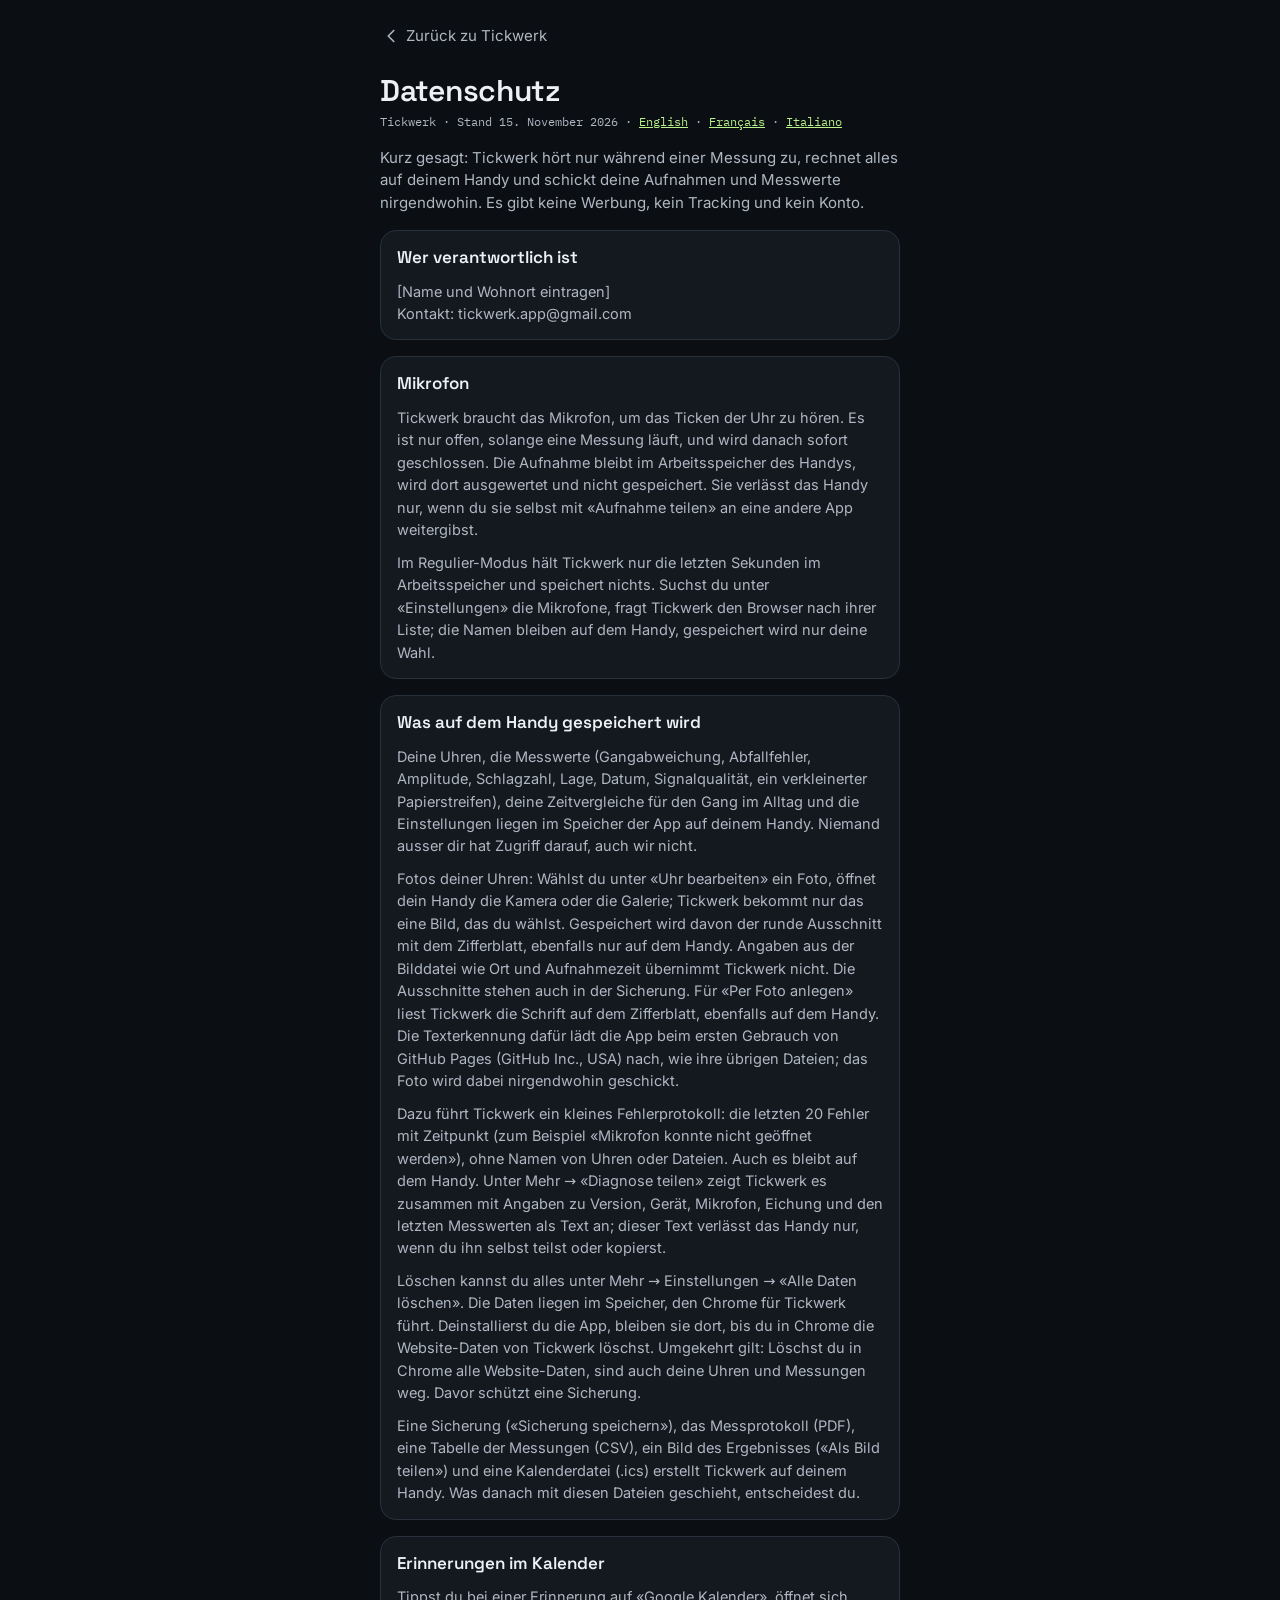
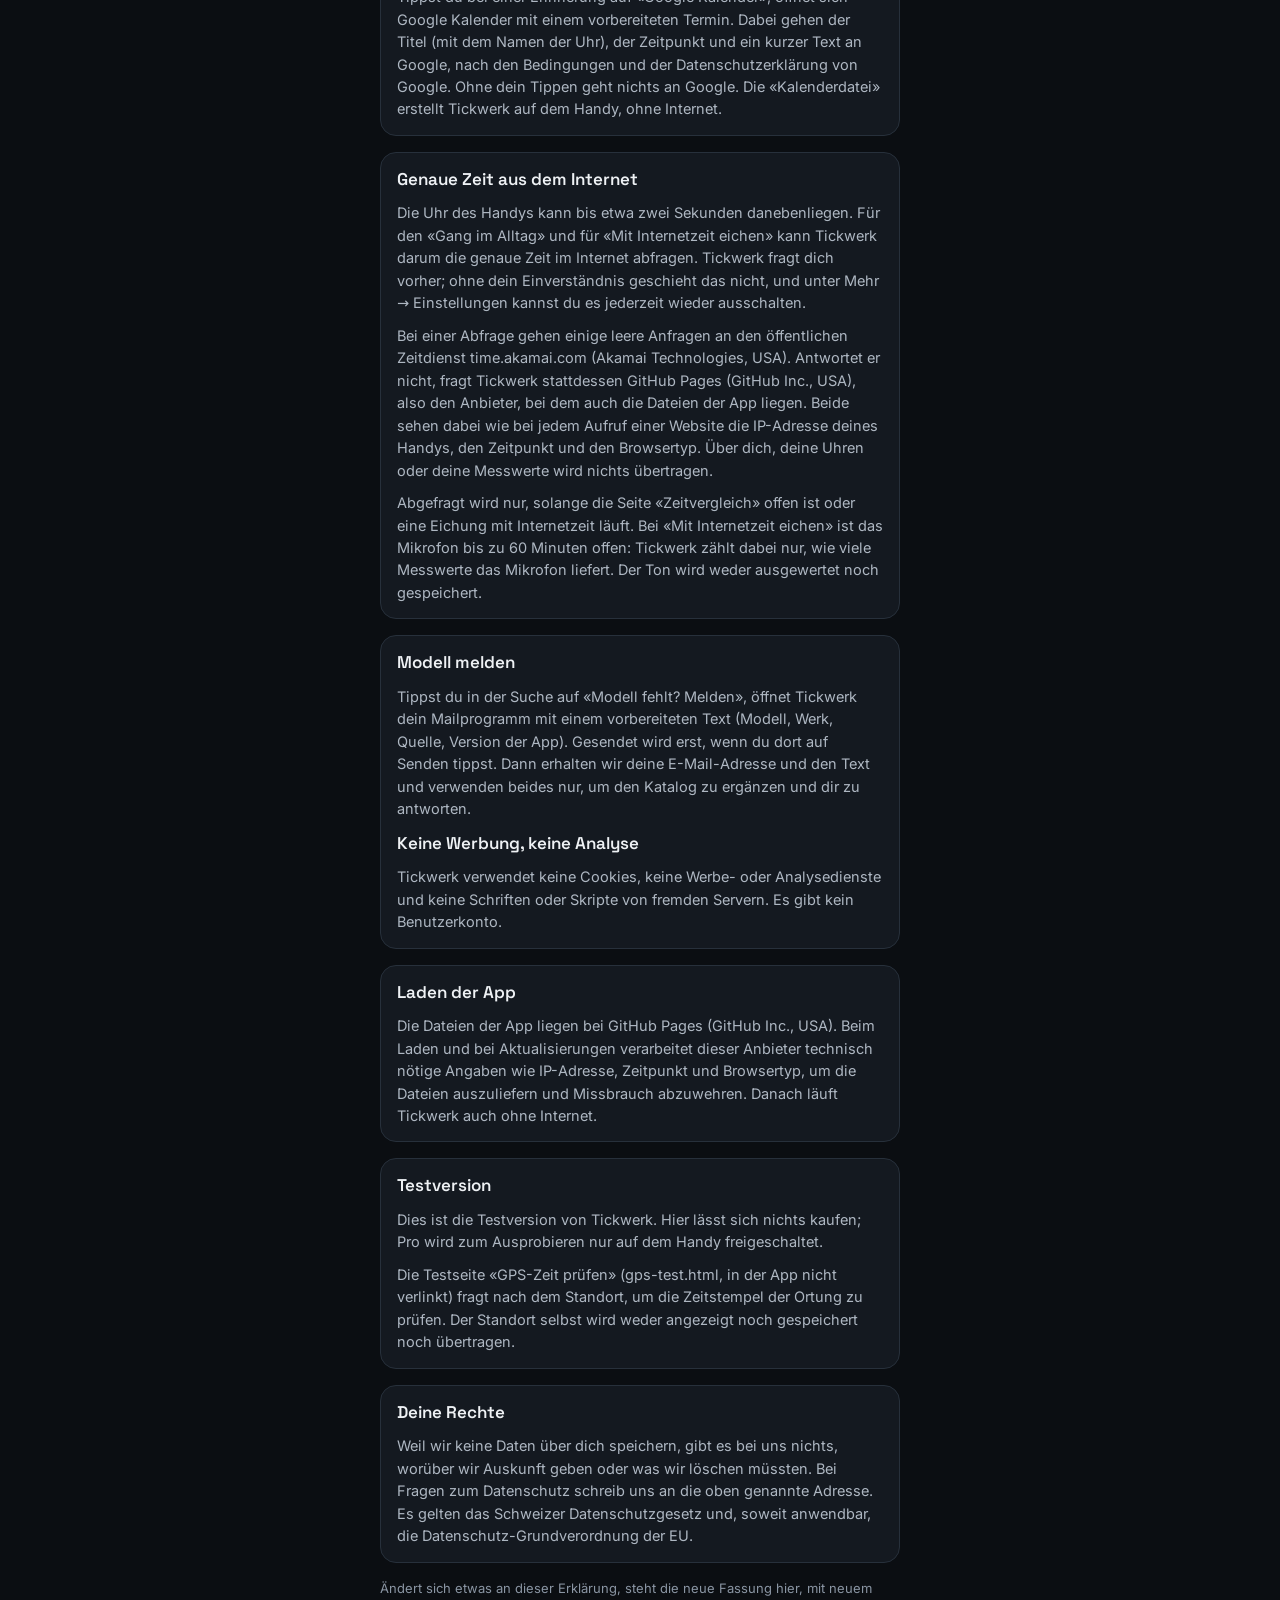
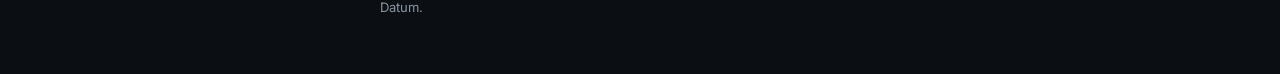
<file: tickwerk-app-0.1/datenschutz.html>
<!DOCTYPE html>
<html lang="de-CH">
<head>
<meta charset="utf-8">
<meta http-equiv="Content-Security-Policy" content="default-src 'none'; script-src 'self'; style-src 'self'; img-src 'self'; font-src 'self'; connect-src 'self' https://time.akamai.com; worker-src 'self'; manifest-src 'self'; media-src 'self' blob:; base-uri 'none'; form-action 'none'; object-src 'none'">
<meta name="referrer" content="no-referrer">
<meta name="viewport" content="width=device-width, initial-scale=1, viewport-fit=cover">
<meta name="theme-color" content="#0B0E12">
<title>Datenschutz · Tickwerk</title>
<link rel="icon" href="icons/favicon-48.png" sizes="48x48">
<link rel="stylesheet" href="app.css">
</head>
<body class="no-tabs">
<main class="legal">
  <section class="screen">
    <div class="bar"><a class="back" href="./#mehr"><svg viewBox="0 0 24 24" aria-hidden="true"><path d="M15 6l-6 6 6 6"/></svg><span>Zurück zu Tickwerk</span></a></div>
    <div class="title-block">
      <h1>Datenschutz</h1>
      <span class="mono-sub">Tickwerk · Stand 15. November 2026 · <a href="privacy.html" hreflang="en" lang="en">English</a> · <a href="privacy-fr.html" hreflang="fr" lang="fr">Français</a> · <a href="privacy-it.html" hreflang="it" lang="it">Italiano</a></span>
    </div>
    <p class="lead">Kurz gesagt: Tickwerk hört nur während einer Messung zu, rechnet alles auf deinem Handy und schickt deine Aufnahmen und Messwerte nirgendwohin. Es gibt keine Werbung, kein Tracking und kein Konto.</p>

    <div class="card prose">
      <h2>Wer verantwortlich ist</h2>
      <p>[Name und Wohnort eintragen]<br>Kontakt: tickwerk.app@gmail.com</p>
    </div>

    <div class="card prose">
      <h2>Mikrofon</h2>
      <p>Tickwerk braucht das Mikrofon, um das Ticken der Uhr zu hören. Es ist nur offen, solange eine Messung läuft, und wird danach sofort geschlossen. Die Aufnahme bleibt im Arbeitsspeicher des Handys, wird dort ausgewertet und nicht gespeichert. Sie verlässt das Handy nur, wenn du sie selbst mit «Aufnahme teilen» an eine andere App weitergibst.</p>
      <p>Im Regulier-Modus hält Tickwerk nur die letzten Sekunden im Arbeitsspeicher und speichert nichts. Suchst du unter «Einstellungen» die Mikrofone, fragt Tickwerk den Browser nach ihrer Liste; die Namen bleiben auf dem Handy, gespeichert wird nur deine Wahl.</p>
    </div>

    <div class="card prose">
      <h2>Was auf dem Handy gespeichert wird</h2>
      <p>Deine Uhren, die Messwerte (Gangabweichung, Abfallfehler, Amplitude, Schlagzahl, Lage, Datum, Signalqualität, ein verkleinerter Papierstreifen), deine Zeitvergleiche für den Gang im Alltag und die Einstellungen liegen im Speicher der App auf deinem Handy. Niemand ausser dir hat Zugriff darauf, auch wir nicht.</p>
      <p>Fotos deiner Uhren: Wählst du unter «Uhr bearbeiten» ein Foto, öffnet dein Handy die Kamera oder die Galerie; Tickwerk bekommt nur das eine Bild, das du wählst. Gespeichert wird davon der runde Ausschnitt mit dem Zifferblatt, ebenfalls nur auf dem Handy. Angaben aus der Bilddatei wie Ort und Aufnahmezeit übernimmt Tickwerk nicht. Die Ausschnitte stehen auch in der Sicherung. Für «Per Foto anlegen» liest Tickwerk die Schrift auf dem Zifferblatt, ebenfalls auf dem Handy. Die Texterkennung dafür lädt die App beim ersten Gebrauch von GitHub Pages (GitHub Inc., USA) nach, wie ihre übrigen Dateien; das Foto wird dabei nirgendwohin geschickt.</p>
      <p>Dazu führt Tickwerk ein kleines Fehlerprotokoll: die letzten 20 Fehler mit Zeitpunkt (zum Beispiel «Mikrofon konnte nicht geöffnet werden»), ohne Namen von Uhren oder Dateien. Auch es bleibt auf dem Handy. Unter Mehr → «Diagnose teilen» zeigt Tickwerk es zusammen mit Angaben zu Version, Gerät, Mikrofon, Eichung und den letzten Messwerten als Text an; dieser Text verlässt das Handy nur, wenn du ihn selbst teilst oder kopierst.</p>
      <p>Löschen kannst du alles unter Mehr → Einstellungen → «Alle Daten löschen». Die Daten liegen im Speicher, den Chrome für Tickwerk führt. Deinstallierst du die App, bleiben sie dort, bis du in Chrome die Website-Daten von Tickwerk löschst. Umgekehrt gilt: Löschst du in Chrome alle Website-Daten, sind auch deine Uhren und Messungen weg. Davor schützt eine Sicherung.</p>
      <p>Eine Sicherung («Sicherung speichern»), das Messprotokoll (PDF), eine Tabelle der Messungen (CSV), ein Bild des Ergebnisses («Als Bild teilen») und eine Kalenderdatei (.ics) erstellt Tickwerk auf deinem Handy. Was danach mit diesen Dateien geschieht, entscheidest du.</p>
    </div>

    <div class="card prose">
      <h2>Erinnerungen im Kalender</h2>
      <p>Tippst du bei einer Erinnerung auf «Google Kalender», öffnet sich Google Kalender mit einem vorbereiteten Termin. Dabei gehen der Titel (mit dem Namen der Uhr), der Zeitpunkt und ein kurzer Text an Google, nach den Bedingungen und der Datenschutzerklärung von Google. Ohne dein Tippen geht nichts an Google. Die «Kalenderdatei» erstellt Tickwerk auf dem Handy, ohne Internet.</p>
    </div>

    <div class="card prose">
      <h2>Genaue Zeit aus dem Internet</h2>
      <p>Die Uhr des Handys kann bis etwa zwei Sekunden danebenliegen. Für den «Gang im Alltag» und für «Mit Internetzeit eichen» kann Tickwerk darum die genaue Zeit im Internet abfragen. Tickwerk fragt dich vorher; ohne dein Einverständnis geschieht das nicht, und unter Mehr → Einstellungen kannst du es jederzeit wieder ausschalten.</p>
      <p>Bei einer Abfrage gehen einige leere Anfragen an den öffentlichen Zeitdienst time.akamai.com (Akamai Technologies, USA). Antwortet er nicht, fragt Tickwerk stattdessen GitHub Pages (GitHub Inc., USA), also den Anbieter, bei dem auch die Dateien der App liegen. Beide sehen dabei wie bei jedem Aufruf einer Website die IP-Adresse deines Handys, den Zeitpunkt und den Browsertyp. Über dich, deine Uhren oder deine Messwerte wird nichts übertragen.</p>
      <p>Abgefragt wird nur, solange die Seite «Zeitvergleich» offen ist oder eine Eichung mit Internetzeit läuft. Bei «Mit Internetzeit eichen» ist das Mikrofon bis zu 60 Minuten offen: Tickwerk zählt dabei nur, wie viele Messwerte das Mikrofon liefert. Der Ton wird weder ausgewertet noch gespeichert.</p>
    </div>

    <div class="card prose">
      <h2>Modell melden</h2>
      <p>Tippst du in der Suche auf «Modell fehlt? Melden», öffnet Tickwerk dein Mailprogramm mit einem vorbereiteten Text (Modell, Werk, Quelle, Version der App). Gesendet wird erst, wenn du dort auf Senden tippst. Dann erhalten wir deine E-Mail-Adresse und den Text und verwenden beides nur, um den Katalog zu ergänzen und dir zu antworten.</p>
      <h2>Keine Werbung, keine Analyse</h2>
      <p>Tickwerk verwendet keine Cookies, keine Werbe- oder Analysedienste und keine Schriften oder Skripte von fremden Servern. Es gibt kein Benutzerkonto.</p>
    </div>

    <div class="card prose">
      <h2>Laden der App</h2>
      <p>Die Dateien der App liegen bei GitHub Pages (GitHub Inc., USA). Beim Laden und bei Aktualisierungen verarbeitet dieser Anbieter technisch nötige Angaben wie IP-Adresse, Zeitpunkt und Browsertyp, um die Dateien auszuliefern und Missbrauch abzuwehren. Danach läuft Tickwerk auch ohne Internet.</p>
    </div>
    
    <div class="card prose">
      <h2>Testversion</h2>
      <p>Dies ist die Testversion von Tickwerk. Hier lässt sich nichts kaufen; Pro wird zum Ausprobieren nur auf dem Handy freigeschaltet.</p>
      <p>Die Testseite «GPS-Zeit prüfen» (gps-test.html, in der App nicht verlinkt) fragt nach dem Standort, um die Zeitstempel der Ortung zu prüfen. Der Standort selbst wird weder angezeigt noch gespeichert noch übertragen.</p>
    </div>
    

    <div class="card prose">
      <h2>Deine Rechte</h2>
      <p>Weil wir keine Daten über dich speichern, gibt es bei uns nichts, worüber wir Auskunft geben oder was wir löschen müssten. Bei Fragen zum Datenschutz schreib uns an die oben genannte Adresse. Es gelten das Schweizer Datenschutzgesetz und, soweit anwendbar, die Datenschutz-Grundverordnung der EU.</p>
    </div>

    <p class="hint">Ändert sich etwas an dieser Erklärung, steht die neue Fassung hier, mit neuem Datum.</p>
  </section>
</main>
</body>
</html>
</file>
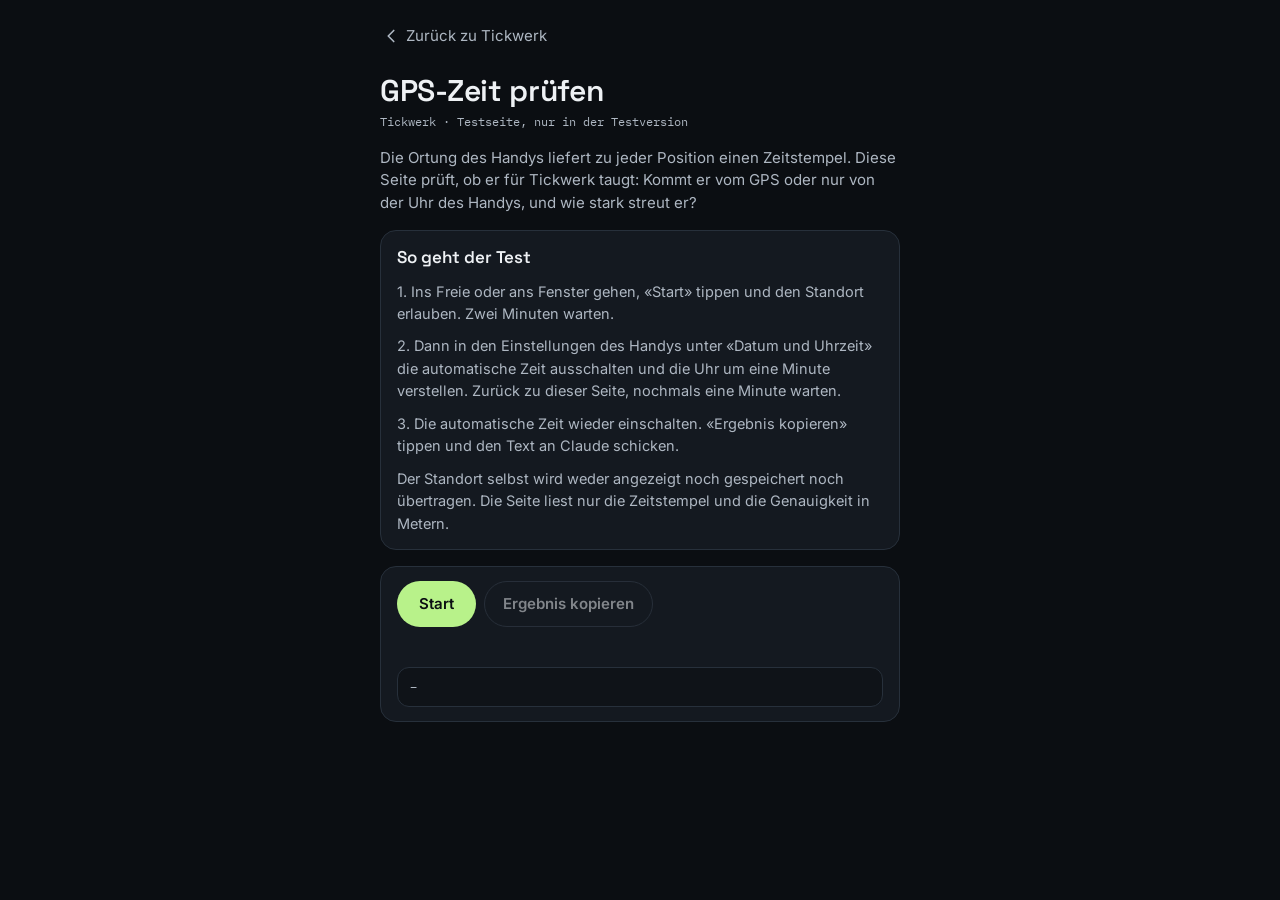
<file: tickwerk-app-0.1/gps-test.html>
<!DOCTYPE html>
<html lang="de-CH">
<head>
<meta charset="utf-8">
<meta http-equiv="Content-Security-Policy" content="default-src 'none'; script-src 'self'; style-src 'self'; img-src 'self'; font-src 'self'; connect-src 'none'; base-uri 'none'; form-action 'none'; object-src 'none'">
<meta name="referrer" content="no-referrer">
<meta name="robots" content="noindex">
<meta name="viewport" content="width=device-width, initial-scale=1, viewport-fit=cover">
<meta name="theme-color" content="#0B0E12">
<title>GPS-Zeit prüfen · Tickwerk (Test)</title>
<link rel="icon" href="icons/favicon-48.png" sizes="48x48">
<link rel="stylesheet" href="app.css">
</head>
<body class="no-tabs">
<main class="legal">
  <section class="screen">
    <div class="bar"><a class="back" href="./#mehr"><svg viewBox="0 0 24 24" aria-hidden="true"><path d="M15 6l-6 6 6 6"/></svg><span>Zurück zu Tickwerk</span></a></div>
    <div class="title-block">
      <h1>GPS-Zeit prüfen</h1>
      <span class="mono-sub">Tickwerk · Testseite, nur in der Testversion</span>
    </div>
    <p class="lead">Die Ortung des Handys liefert zu jeder Position einen Zeitstempel. Diese Seite prüft, ob er für Tickwerk taugt: Kommt er vom GPS oder nur von der Uhr des Handys, und wie stark streut er?</p>
    <div class="card prose">
      <h2>So geht der Test</h2>
      <p>1. Ins Freie oder ans Fenster gehen, «Start» tippen und den Standort erlauben. Zwei Minuten warten.</p>
      <p>2. Dann in den Einstellungen des Handys unter «Datum und Uhrzeit» die automatische Zeit ausschalten und die Uhr um eine Minute verstellen. Zurück zu dieser Seite, nochmals eine Minute warten.</p>
      <p>3. Die automatische Zeit wieder einschalten. «Ergebnis kopieren» tippen und den Text an Claude schicken.</p>
      <p>Der Standort selbst wird weder angezeigt noch gespeichert noch übertragen. Die Seite liest nur die Zeitstempel und die Genauigkeit in Metern.</p>
    </div>
    <div class="card">
      <div class="actions"><button type="button" class="btn-primary" id="gStart">Start</button><button type="button" class="btn-ghost" id="gCopy" disabled>Ergebnis kopieren</button></div>
      <p class="status" id="gStatus" data-kind=""></p>
      <pre class="diag" id="gOut" tabindex="0">–</pre>
    </div>
  </section>
</main>
<script src="gps-test.js"></script>
</body>
</html>
</file>
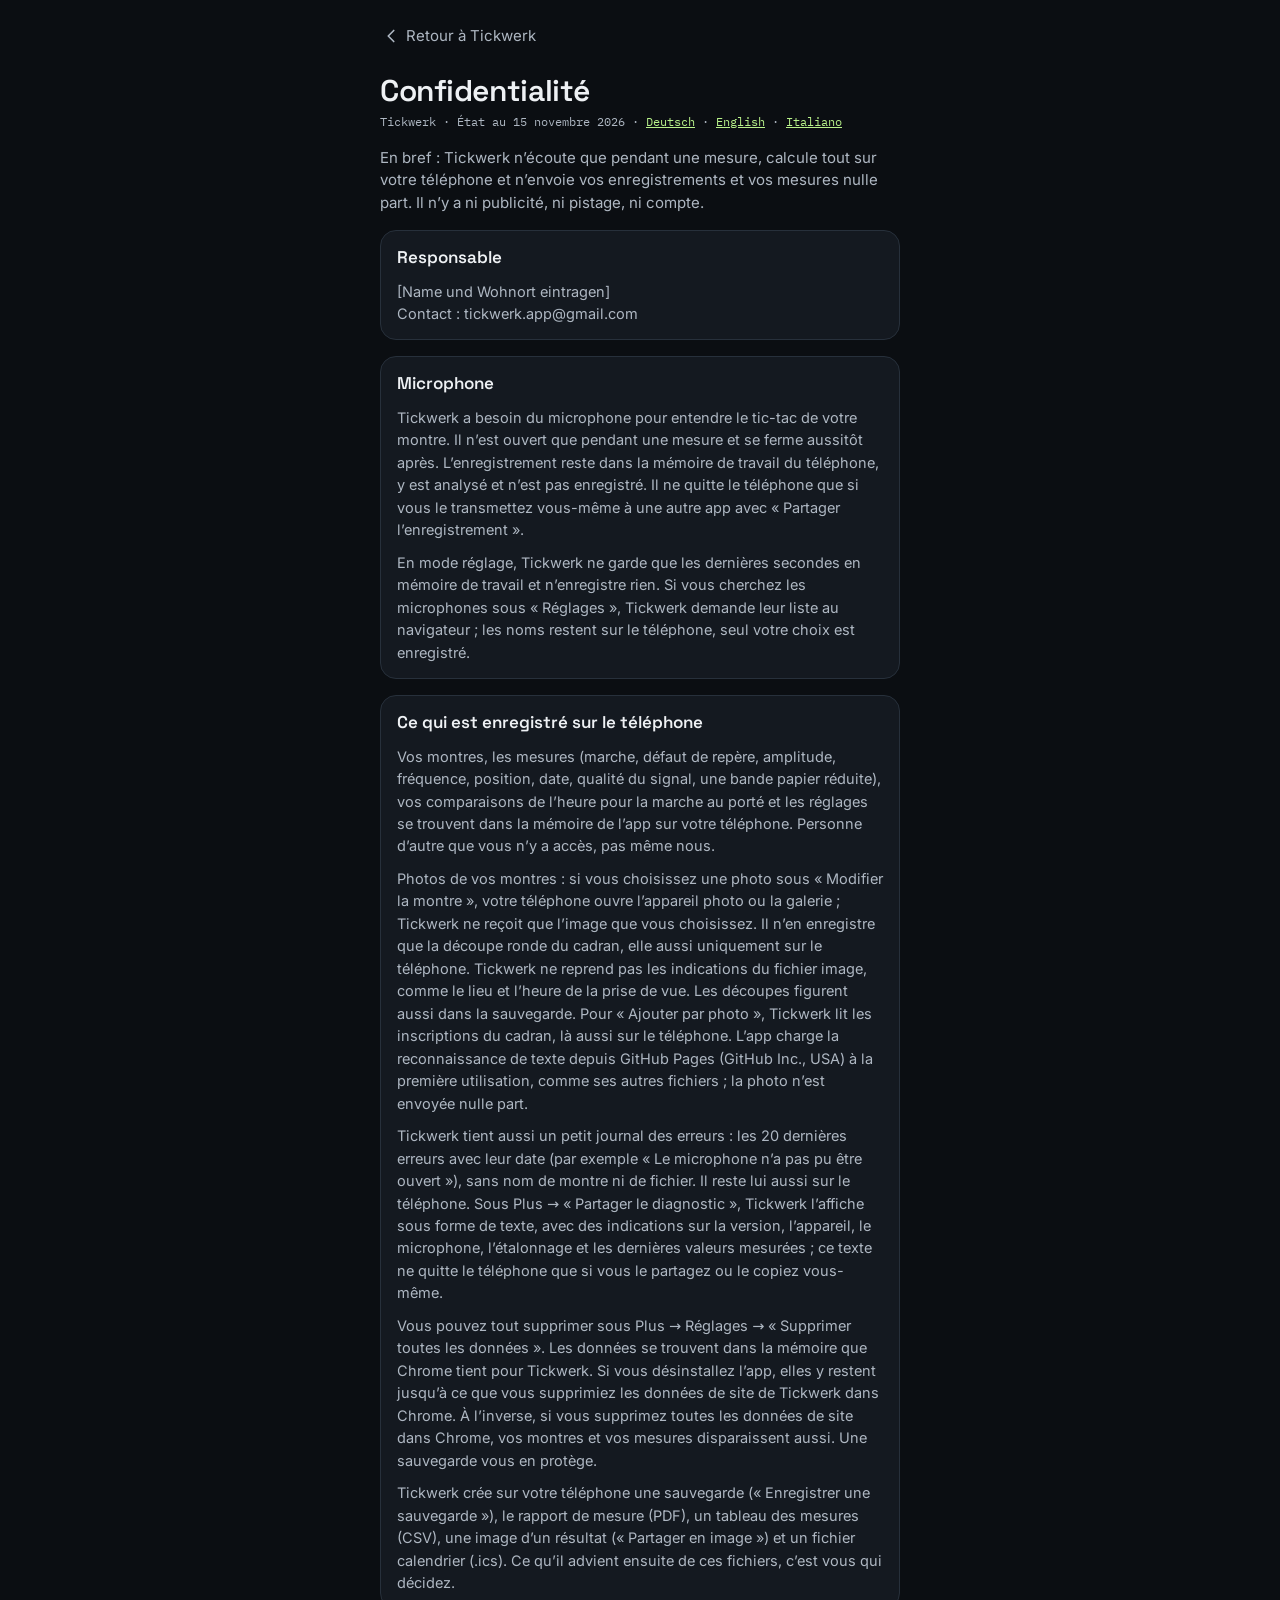
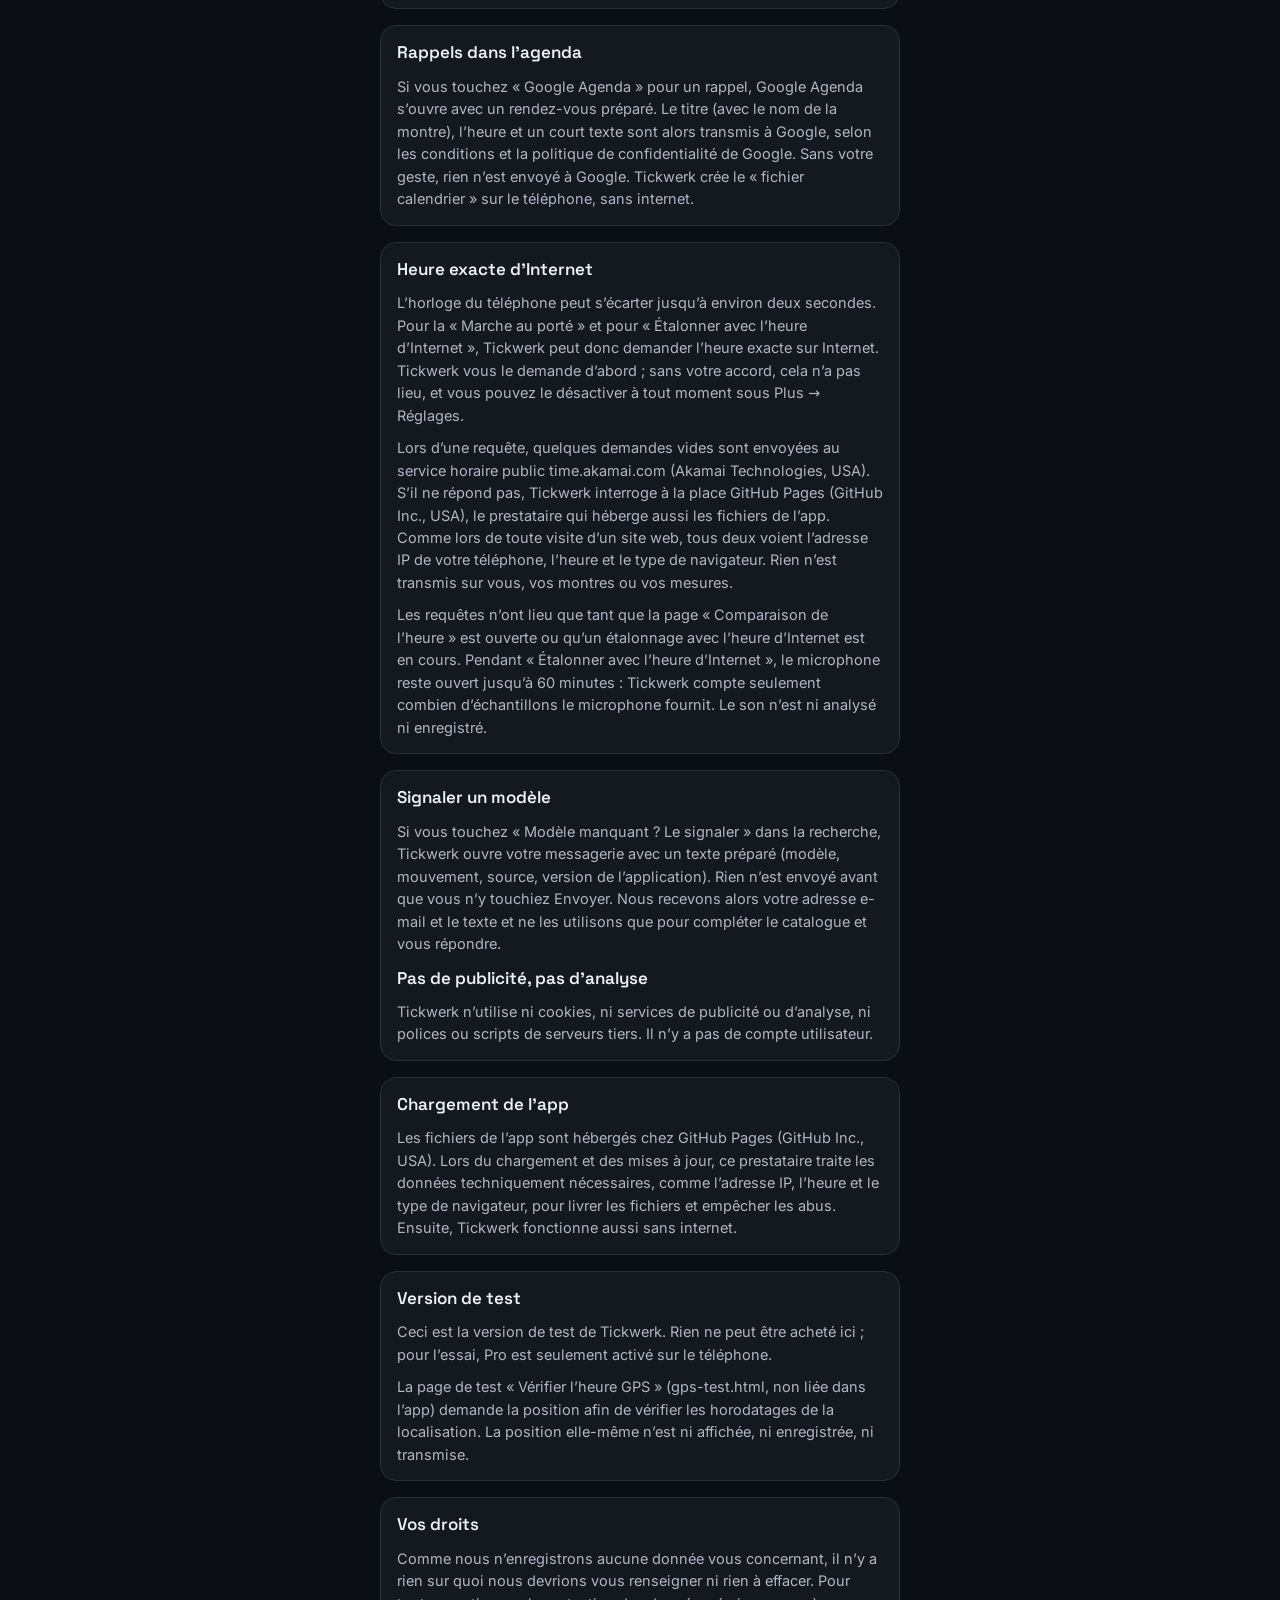
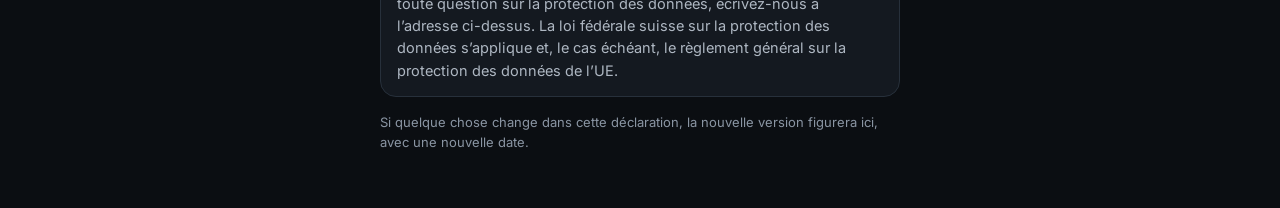
<file: tickwerk-app-0.1/privacy-fr.html>
<!DOCTYPE html>
<html lang="fr-CH">
<head>
<meta charset="utf-8">
<meta http-equiv="Content-Security-Policy" content="default-src 'none'; script-src 'self'; style-src 'self'; img-src 'self'; font-src 'self'; connect-src 'self' https://time.akamai.com; worker-src 'self'; manifest-src 'self'; media-src 'self' blob:; base-uri 'none'; form-action 'none'; object-src 'none'">
<meta name="referrer" content="no-referrer">
<meta name="viewport" content="width=device-width, initial-scale=1, viewport-fit=cover">
<meta name="theme-color" content="#0B0E12">
<title>Confidentialité · Tickwerk</title>
<link rel="icon" href="icons/favicon-48.png" sizes="48x48">
<link rel="stylesheet" href="app.css">
</head>
<body class="no-tabs">
<main class="legal">
  <section class="screen">
    <div class="bar"><a class="back" href="./#mehr"><svg viewBox="0 0 24 24" aria-hidden="true"><path d="M15 6l-6 6 6 6"/></svg><span>Retour à Tickwerk</span></a></div>
    <div class="title-block">
      <h1>Confidentialité</h1>
      <span class="mono-sub">Tickwerk · État au 15 novembre 2026 · <a href="datenschutz.html" hreflang="de" lang="de">Deutsch</a> · <a href="privacy.html" hreflang="en" lang="en">English</a> · <a href="privacy-it.html" hreflang="it" lang="it">Italiano</a></span>
    </div>
    <p class="lead">En bref : Tickwerk n’écoute que pendant une mesure, calcule tout sur votre téléphone et n’envoie vos enregistrements et vos mesures nulle part. Il n’y a ni publicité, ni pistage, ni compte.</p>

    <div class="card prose">
      <h2>Responsable</h2>
      <p>[Name und Wohnort eintragen]<br>Contact : tickwerk.app@gmail.com</p>
    </div>

    <div class="card prose">
      <h2>Microphone</h2>
      <p>Tickwerk a besoin du microphone pour entendre le tic-tac de votre montre. Il n’est ouvert que pendant une mesure et se ferme aussitôt après. L’enregistrement reste dans la mémoire de travail du téléphone, y est analysé et n’est pas enregistré. Il ne quitte le téléphone que si vous le transmettez vous-même à une autre app avec « Partager l’enregistrement ».</p>
      <p>En mode réglage, Tickwerk ne garde que les dernières secondes en mémoire de travail et n’enregistre rien. Si vous cherchez les microphones sous « Réglages », Tickwerk demande leur liste au navigateur ; les noms restent sur le téléphone, seul votre choix est enregistré.</p>
    </div>

    <div class="card prose">
      <h2>Ce qui est enregistré sur le téléphone</h2>
      <p>Vos montres, les mesures (marche, défaut de repère, amplitude, fréquence, position, date, qualité du signal, une bande papier réduite), vos comparaisons de l’heure pour la marche au porté et les réglages se trouvent dans la mémoire de l’app sur votre téléphone. Personne d’autre que vous n’y a accès, pas même nous.</p>
      <p>Photos de vos montres : si vous choisissez une photo sous « Modifier la montre », votre téléphone ouvre l’appareil photo ou la galerie ; Tickwerk ne reçoit que l’image que vous choisissez. Il n’en enregistre que la découpe ronde du cadran, elle aussi uniquement sur le téléphone. Tickwerk ne reprend pas les indications du fichier image, comme le lieu et l’heure de la prise de vue. Les découpes figurent aussi dans la sauvegarde. Pour « Ajouter par photo », Tickwerk lit les inscriptions du cadran, là aussi sur le téléphone. L’app charge la reconnaissance de texte depuis GitHub Pages (GitHub Inc., USA) à la première utilisation, comme ses autres fichiers ; la photo n’est envoyée nulle part.</p>
      <p>Tickwerk tient aussi un petit journal des erreurs : les 20 dernières erreurs avec leur date (par exemple « Le microphone n’a pas pu être ouvert »), sans nom de montre ni de fichier. Il reste lui aussi sur le téléphone. Sous Plus → « Partager le diagnostic », Tickwerk l’affiche sous forme de texte, avec des indications sur la version, l’appareil, le microphone, l’étalonnage et les dernières valeurs mesurées ; ce texte ne quitte le téléphone que si vous le partagez ou le copiez vous-même.</p>
      <p>Vous pouvez tout supprimer sous Plus → Réglages → « Supprimer toutes les données ». Les données se trouvent dans la mémoire que Chrome tient pour Tickwerk. Si vous désinstallez l’app, elles y restent jusqu’à ce que vous supprimiez les données de site de Tickwerk dans Chrome. À l’inverse, si vous supprimez toutes les données de site dans Chrome, vos montres et vos mesures disparaissent aussi. Une sauvegarde vous en protège.</p>
      <p>Tickwerk crée sur votre téléphone une sauvegarde (« Enregistrer une sauvegarde »), le rapport de mesure (PDF), un tableau des mesures (CSV), une image d’un résultat (« Partager en image ») et un fichier calendrier (.ics). Ce qu’il advient ensuite de ces fichiers, c’est vous qui décidez.</p>
    </div>

    <div class="card prose">
      <h2>Rappels dans l’agenda</h2>
      <p>Si vous touchez « Google Agenda » pour un rappel, Google Agenda s’ouvre avec un rendez-vous préparé. Le titre (avec le nom de la montre), l’heure et un court texte sont alors transmis à Google, selon les conditions et la politique de confidentialité de Google. Sans votre geste, rien n’est envoyé à Google. Tickwerk crée le « fichier calendrier » sur le téléphone, sans internet.</p>
    </div>

    <div class="card prose">
      <h2>Heure exacte d’Internet</h2>
      <p>L’horloge du téléphone peut s’écarter jusqu’à environ deux secondes. Pour la «&nbsp;Marche au porté&nbsp;» et pour «&nbsp;Étalonner avec l’heure d’Internet&nbsp;», Tickwerk peut donc demander l’heure exacte sur Internet. Tickwerk vous le demande d’abord&nbsp;; sans votre accord, cela n’a pas lieu, et vous pouvez le désactiver à tout moment sous Plus → Réglages.</p>
      <p>Lors d’une requête, quelques demandes vides sont envoyées au service horaire public time.akamai.com (Akamai Technologies, USA). S’il ne répond pas, Tickwerk interroge à la place GitHub Pages (GitHub Inc., USA), le prestataire qui héberge aussi les fichiers de l’app. Comme lors de toute visite d’un site web, tous deux voient l’adresse IP de votre téléphone, l’heure et le type de navigateur. Rien n’est transmis sur vous, vos montres ou vos mesures.</p>
      <p>Les requêtes n’ont lieu que tant que la page «&nbsp;Comparaison de l’heure&nbsp;» est ouverte ou qu’un étalonnage avec l’heure d’Internet est en cours. Pendant «&nbsp;Étalonner avec l’heure d’Internet&nbsp;», le microphone reste ouvert jusqu’à 60 minutes&nbsp;: Tickwerk compte seulement combien d’échantillons le microphone fournit. Le son n’est ni analysé ni enregistré.</p>
    </div>

    <div class="card prose">
      <h2>Signaler un modèle</h2>
      <p>Si vous touchez «&nbsp;Modèle manquant&nbsp;? Le signaler&nbsp;» dans la recherche, Tickwerk ouvre votre messagerie avec un texte préparé (modèle, mouvement, source, version de l’application). Rien n’est envoyé avant que vous n’y touchiez Envoyer. Nous recevons alors votre adresse e-mail et le texte et ne les utilisons que pour compléter le catalogue et vous répondre.</p>
      <h2>Pas de publicité, pas d’analyse</h2>
      <p>Tickwerk n’utilise ni cookies, ni services de publicité ou d’analyse, ni polices ou scripts de serveurs tiers. Il n’y a pas de compte utilisateur.</p>
    </div>

    <div class="card prose">
      <h2>Chargement de l’app</h2>
      <p>Les fichiers de l’app sont hébergés chez GitHub Pages (GitHub Inc., USA). Lors du chargement et des mises à jour, ce prestataire traite les données techniquement nécessaires, comme l’adresse IP, l’heure et le type de navigateur, pour livrer les fichiers et empêcher les abus. Ensuite, Tickwerk fonctionne aussi sans internet.</p>
    </div>
    
    <div class="card prose">
      <h2>Version de test</h2>
      <p>Ceci est la version de test de Tickwerk. Rien ne peut être acheté ici ; pour l’essai, Pro est seulement activé sur le téléphone.</p>
      <p>La page de test «&nbsp;Vérifier l’heure GPS&nbsp;» (gps-test.html, non liée dans l’app) demande la position afin de vérifier les horodatages de la localisation. La position elle-même n’est ni affichée, ni enregistrée, ni transmise.</p>
    </div>
    

    <div class="card prose">
      <h2>Vos droits</h2>
      <p>Comme nous n’enregistrons aucune donnée vous concernant, il n’y a rien sur quoi nous devrions vous renseigner ni rien à effacer. Pour toute question sur la protection des données, écrivez-nous à l’adresse ci-dessus. La loi fédérale suisse sur la protection des données s’applique et, le cas échéant, le règlement général sur la protection des données de l’UE.</p>
    </div>

    <p class="hint">Si quelque chose change dans cette déclaration, la nouvelle version figurera ici, avec une nouvelle date.</p>
  </section>
</main>
</body>
</html>
</file>
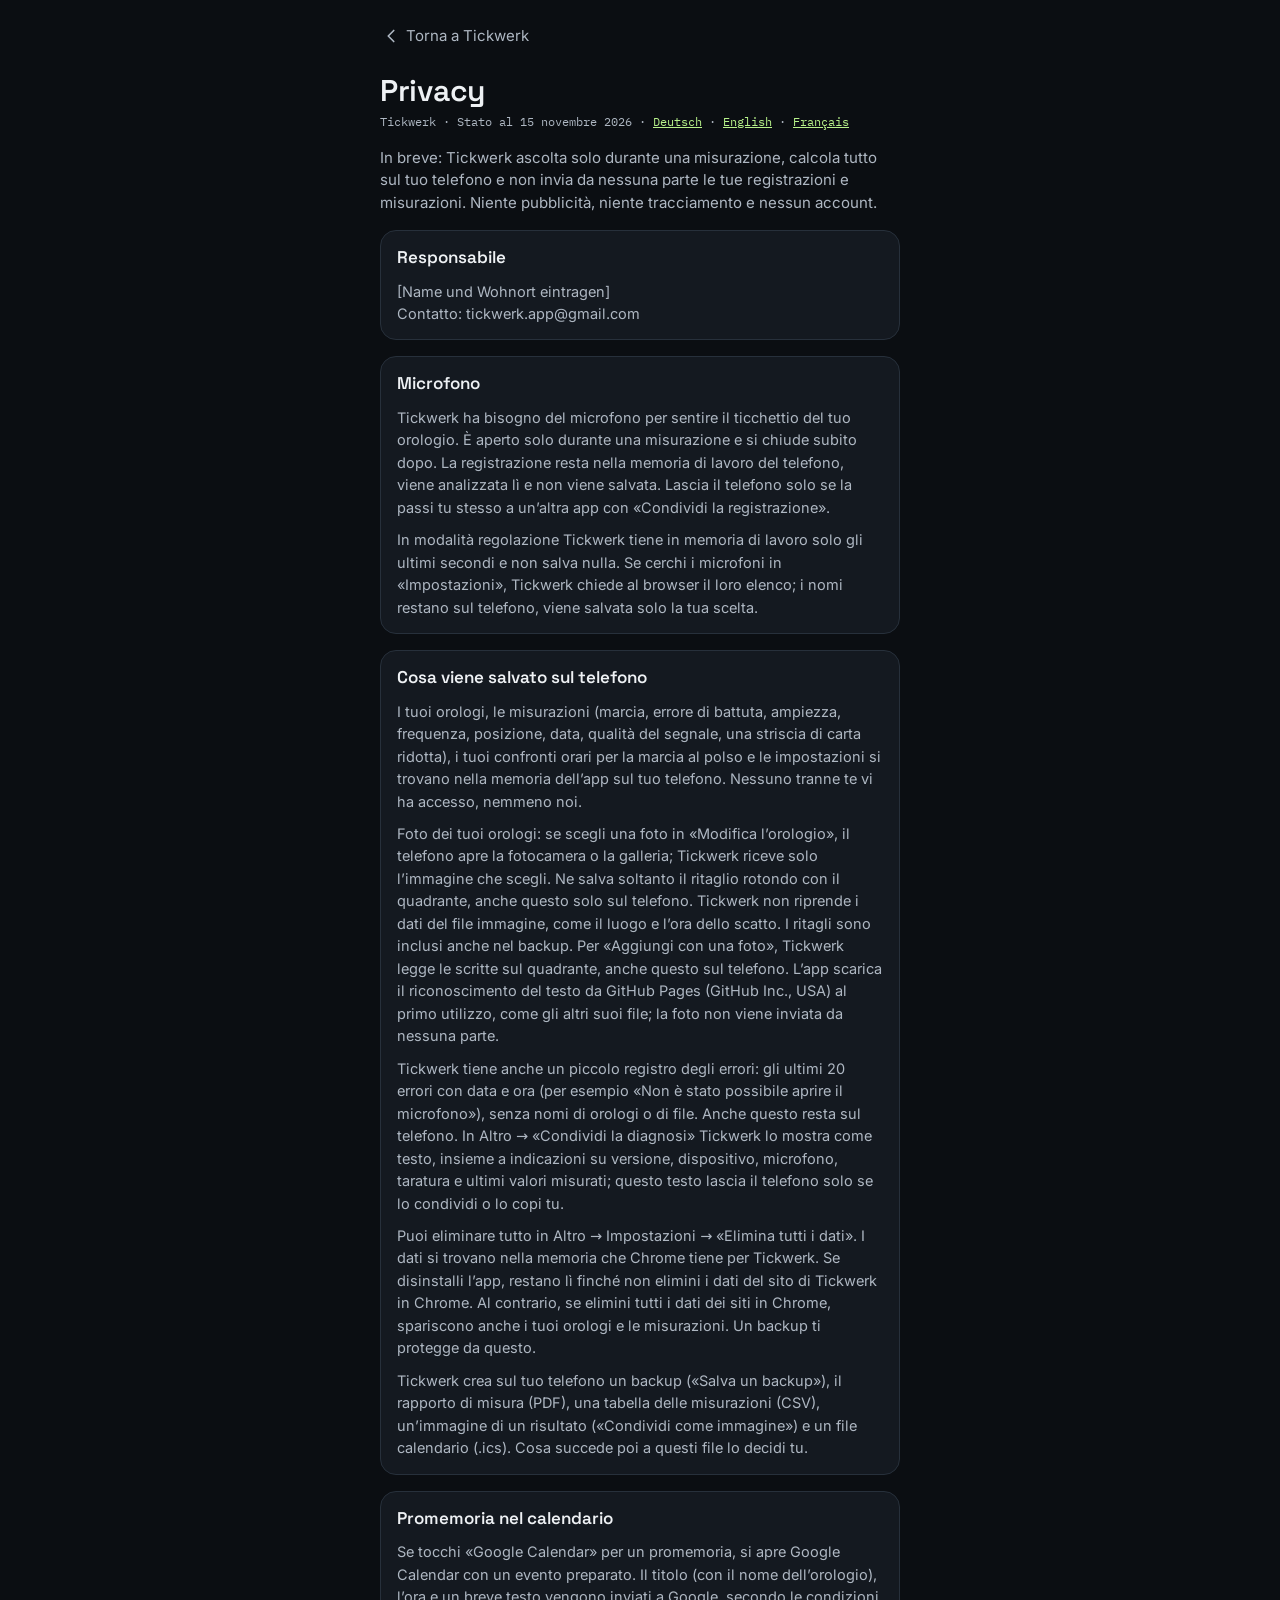
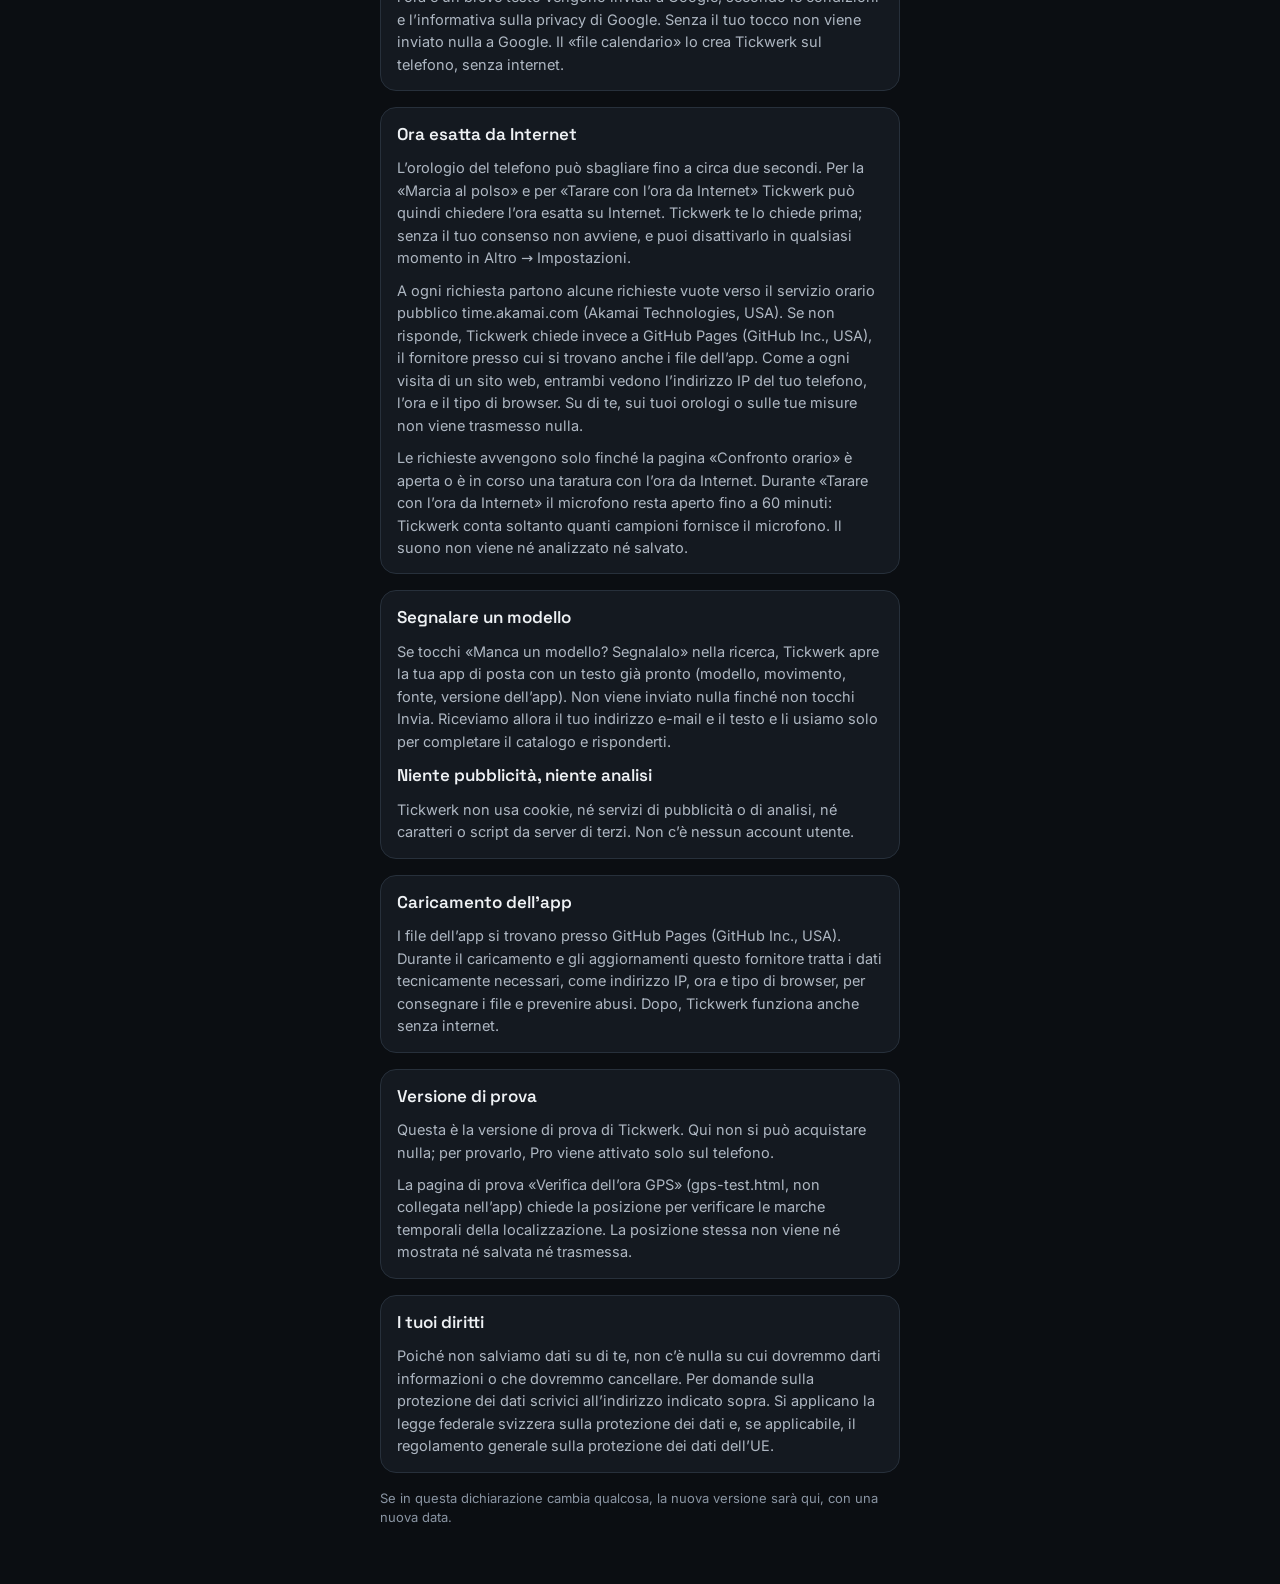
<file: tickwerk-app-0.1/privacy-it.html>
<!DOCTYPE html>
<html lang="it-CH">
<head>
<meta charset="utf-8">
<meta http-equiv="Content-Security-Policy" content="default-src 'none'; script-src 'self'; style-src 'self'; img-src 'self'; font-src 'self'; connect-src 'self' https://time.akamai.com; worker-src 'self'; manifest-src 'self'; media-src 'self' blob:; base-uri 'none'; form-action 'none'; object-src 'none'">
<meta name="referrer" content="no-referrer">
<meta name="viewport" content="width=device-width, initial-scale=1, viewport-fit=cover">
<meta name="theme-color" content="#0B0E12">
<title>Privacy · Tickwerk</title>
<link rel="icon" href="icons/favicon-48.png" sizes="48x48">
<link rel="stylesheet" href="app.css">
</head>
<body class="no-tabs">
<main class="legal">
  <section class="screen">
    <div class="bar"><a class="back" href="./#mehr"><svg viewBox="0 0 24 24" aria-hidden="true"><path d="M15 6l-6 6 6 6"/></svg><span>Torna a Tickwerk</span></a></div>
    <div class="title-block">
      <h1>Privacy</h1>
      <span class="mono-sub">Tickwerk · Stato al 15 novembre 2026 · <a href="datenschutz.html" hreflang="de" lang="de">Deutsch</a> · <a href="privacy.html" hreflang="en" lang="en">English</a> · <a href="privacy-fr.html" hreflang="fr" lang="fr">Français</a></span>
    </div>
    <p class="lead">In breve: Tickwerk ascolta solo durante una misurazione, calcola tutto sul tuo telefono e non invia da nessuna parte le tue registrazioni e misurazioni. Niente pubblicità, niente tracciamento e nessun account.</p>

    <div class="card prose">
      <h2>Responsabile</h2>
      <p>[Name und Wohnort eintragen]<br>Contatto: tickwerk.app@gmail.com</p>
    </div>

    <div class="card prose">
      <h2>Microfono</h2>
      <p>Tickwerk ha bisogno del microfono per sentire il ticchettio del tuo orologio. È aperto solo durante una misurazione e si chiude subito dopo. La registrazione resta nella memoria di lavoro del telefono, viene analizzata lì e non viene salvata. Lascia il telefono solo se la passi tu stesso a un’altra app con «Condividi la registrazione».</p>
      <p>In modalità regolazione Tickwerk tiene in memoria di lavoro solo gli ultimi secondi e non salva nulla. Se cerchi i microfoni in «Impostazioni», Tickwerk chiede al browser il loro elenco; i nomi restano sul telefono, viene salvata solo la tua scelta.</p>
    </div>

    <div class="card prose">
      <h2>Cosa viene salvato sul telefono</h2>
      <p>I tuoi orologi, le misurazioni (marcia, errore di battuta, ampiezza, frequenza, posizione, data, qualità del segnale, una striscia di carta ridotta), i tuoi confronti orari per la marcia al polso e le impostazioni si trovano nella memoria dell’app sul tuo telefono. Nessuno tranne te vi ha accesso, nemmeno noi.</p>
      <p>Foto dei tuoi orologi: se scegli una foto in «Modifica l’orologio», il telefono apre la fotocamera o la galleria; Tickwerk riceve solo l’immagine che scegli. Ne salva soltanto il ritaglio rotondo con il quadrante, anche questo solo sul telefono. Tickwerk non riprende i dati del file immagine, come il luogo e l’ora dello scatto. I ritagli sono inclusi anche nel backup. Per «Aggiungi con una foto», Tickwerk legge le scritte sul quadrante, anche questo sul telefono. L’app scarica il riconoscimento del testo da GitHub Pages (GitHub Inc., USA) al primo utilizzo, come gli altri suoi file; la foto non viene inviata da nessuna parte.</p>
      <p>Tickwerk tiene anche un piccolo registro degli errori: gli ultimi 20 errori con data e ora (per esempio «Non è stato possibile aprire il microfono»), senza nomi di orologi o di file. Anche questo resta sul telefono. In Altro → «Condividi la diagnosi» Tickwerk lo mostra come testo, insieme a indicazioni su versione, dispositivo, microfono, taratura e ultimi valori misurati; questo testo lascia il telefono solo se lo condividi o lo copi tu.</p>
      <p>Puoi eliminare tutto in Altro → Impostazioni → «Elimina tutti i dati». I dati si trovano nella memoria che Chrome tiene per Tickwerk. Se disinstalli l’app, restano lì finché non elimini i dati del sito di Tickwerk in Chrome. Al contrario, se elimini tutti i dati dei siti in Chrome, spariscono anche i tuoi orologi e le misurazioni. Un backup ti protegge da questo.</p>
      <p>Tickwerk crea sul tuo telefono un backup («Salva un backup»), il rapporto di misura (PDF), una tabella delle misurazioni (CSV), un’immagine di un risultato («Condividi come immagine») e un file calendario (.ics). Cosa succede poi a questi file lo decidi tu.</p>
    </div>

    <div class="card prose">
      <h2>Promemoria nel calendario</h2>
      <p>Se tocchi «Google Calendar» per un promemoria, si apre Google Calendar con un evento preparato. Il titolo (con il nome dell’orologio), l’ora e un breve testo vengono inviati a Google, secondo le condizioni e l’informativa sulla privacy di Google. Senza il tuo tocco non viene inviato nulla a Google. Il «file calendario» lo crea Tickwerk sul telefono, senza internet.</p>
    </div>

    <div class="card prose">
      <h2>Ora esatta da Internet</h2>
      <p>L’orologio del telefono può sbagliare fino a circa due secondi. Per la «Marcia al polso» e per «Tarare con l’ora da Internet» Tickwerk può quindi chiedere l’ora esatta su Internet. Tickwerk te lo chiede prima; senza il tuo consenso non avviene, e puoi disattivarlo in qualsiasi momento in Altro → Impostazioni.</p>
      <p>A ogni richiesta partono alcune richieste vuote verso il servizio orario pubblico time.akamai.com (Akamai Technologies, USA). Se non risponde, Tickwerk chiede invece a GitHub Pages (GitHub Inc., USA), il fornitore presso cui si trovano anche i file dell’app. Come a ogni visita di un sito web, entrambi vedono l’indirizzo IP del tuo telefono, l’ora e il tipo di browser. Su di te, sui tuoi orologi o sulle tue misure non viene trasmesso nulla.</p>
      <p>Le richieste avvengono solo finché la pagina «Confronto orario» è aperta o è in corso una taratura con l’ora da Internet. Durante «Tarare con l’ora da Internet» il microfono resta aperto fino a 60 minuti: Tickwerk conta soltanto quanti campioni fornisce il microfono. Il suono non viene né analizzato né salvato.</p>
    </div>

    <div class="card prose">
      <h2>Segnalare un modello</h2>
      <p>Se tocchi «Manca un modello? Segnalalo» nella ricerca, Tickwerk apre la tua app di posta con un testo già pronto (modello, movimento, fonte, versione dell’app). Non viene inviato nulla finché non tocchi Invia. Riceviamo allora il tuo indirizzo e-mail e il testo e li usiamo solo per completare il catalogo e risponderti.</p>
      <h2>Niente pubblicità, niente analisi</h2>
      <p>Tickwerk non usa cookie, né servizi di pubblicità o di analisi, né caratteri o script da server di terzi. Non c’è nessun account utente.</p>
    </div>

    <div class="card prose">
      <h2>Caricamento dell’app</h2>
      <p>I file dell’app si trovano presso GitHub Pages (GitHub Inc., USA). Durante il caricamento e gli aggiornamenti questo fornitore tratta i dati tecnicamente necessari, come indirizzo IP, ora e tipo di browser, per consegnare i file e prevenire abusi. Dopo, Tickwerk funziona anche senza internet.</p>
    </div>
    
    <div class="card prose">
      <h2>Versione di prova</h2>
      <p>Questa è la versione di prova di Tickwerk. Qui non si può acquistare nulla; per provarlo, Pro viene attivato solo sul telefono.</p>
      <p>La pagina di prova «Verifica dell’ora GPS» (gps-test.html, non collegata nell’app) chiede la posizione per verificare le marche temporali della localizzazione. La posizione stessa non viene né mostrata né salvata né trasmessa.</p>
    </div>
    

    <div class="card prose">
      <h2>I tuoi diritti</h2>
      <p>Poiché non salviamo dati su di te, non c’è nulla su cui dovremmo darti informazioni o che dovremmo cancellare. Per domande sulla protezione dei dati scrivici all’indirizzo indicato sopra. Si applicano la legge federale svizzera sulla protezione dei dati e, se applicabile, il regolamento generale sulla protezione dei dati dell’UE.</p>
    </div>

    <p class="hint">Se in questa dichiarazione cambia qualcosa, la nuova versione sarà qui, con una nuova data.</p>
  </section>
</main>
</body>
</html>
</file>
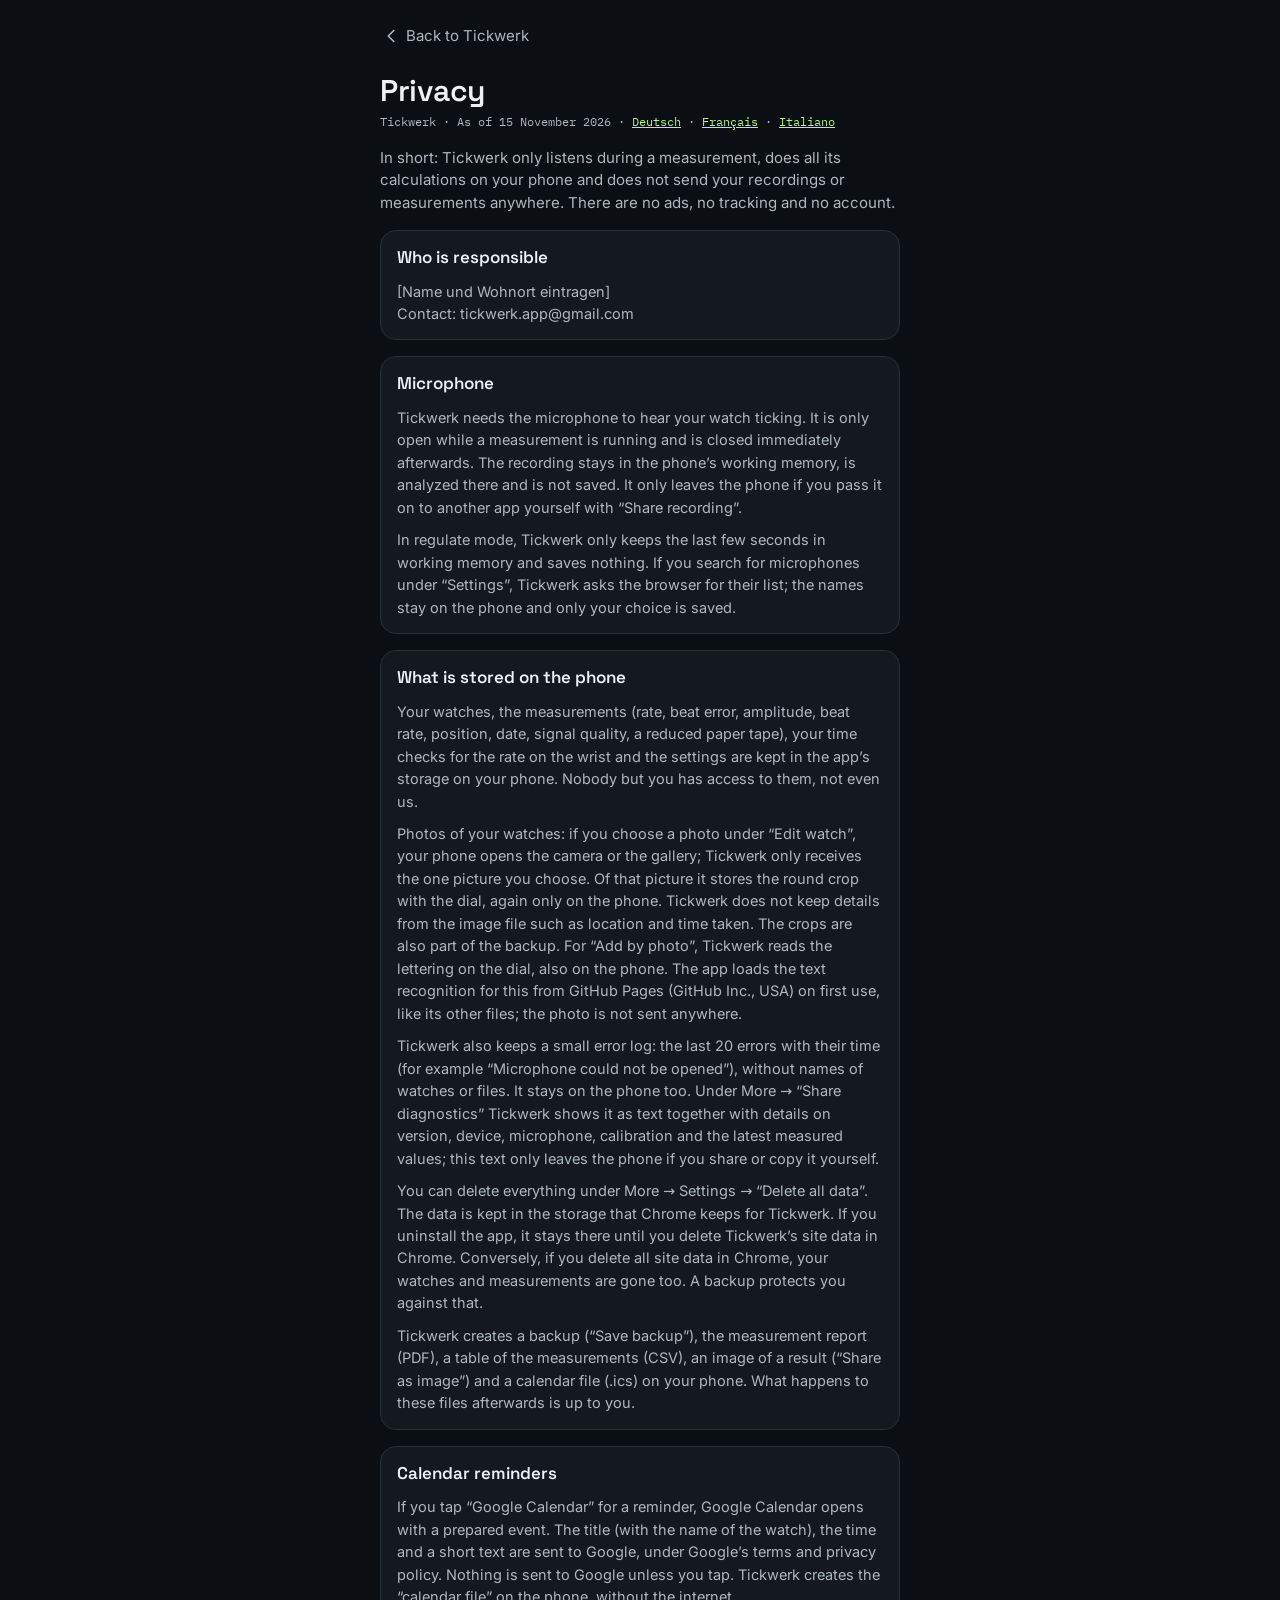
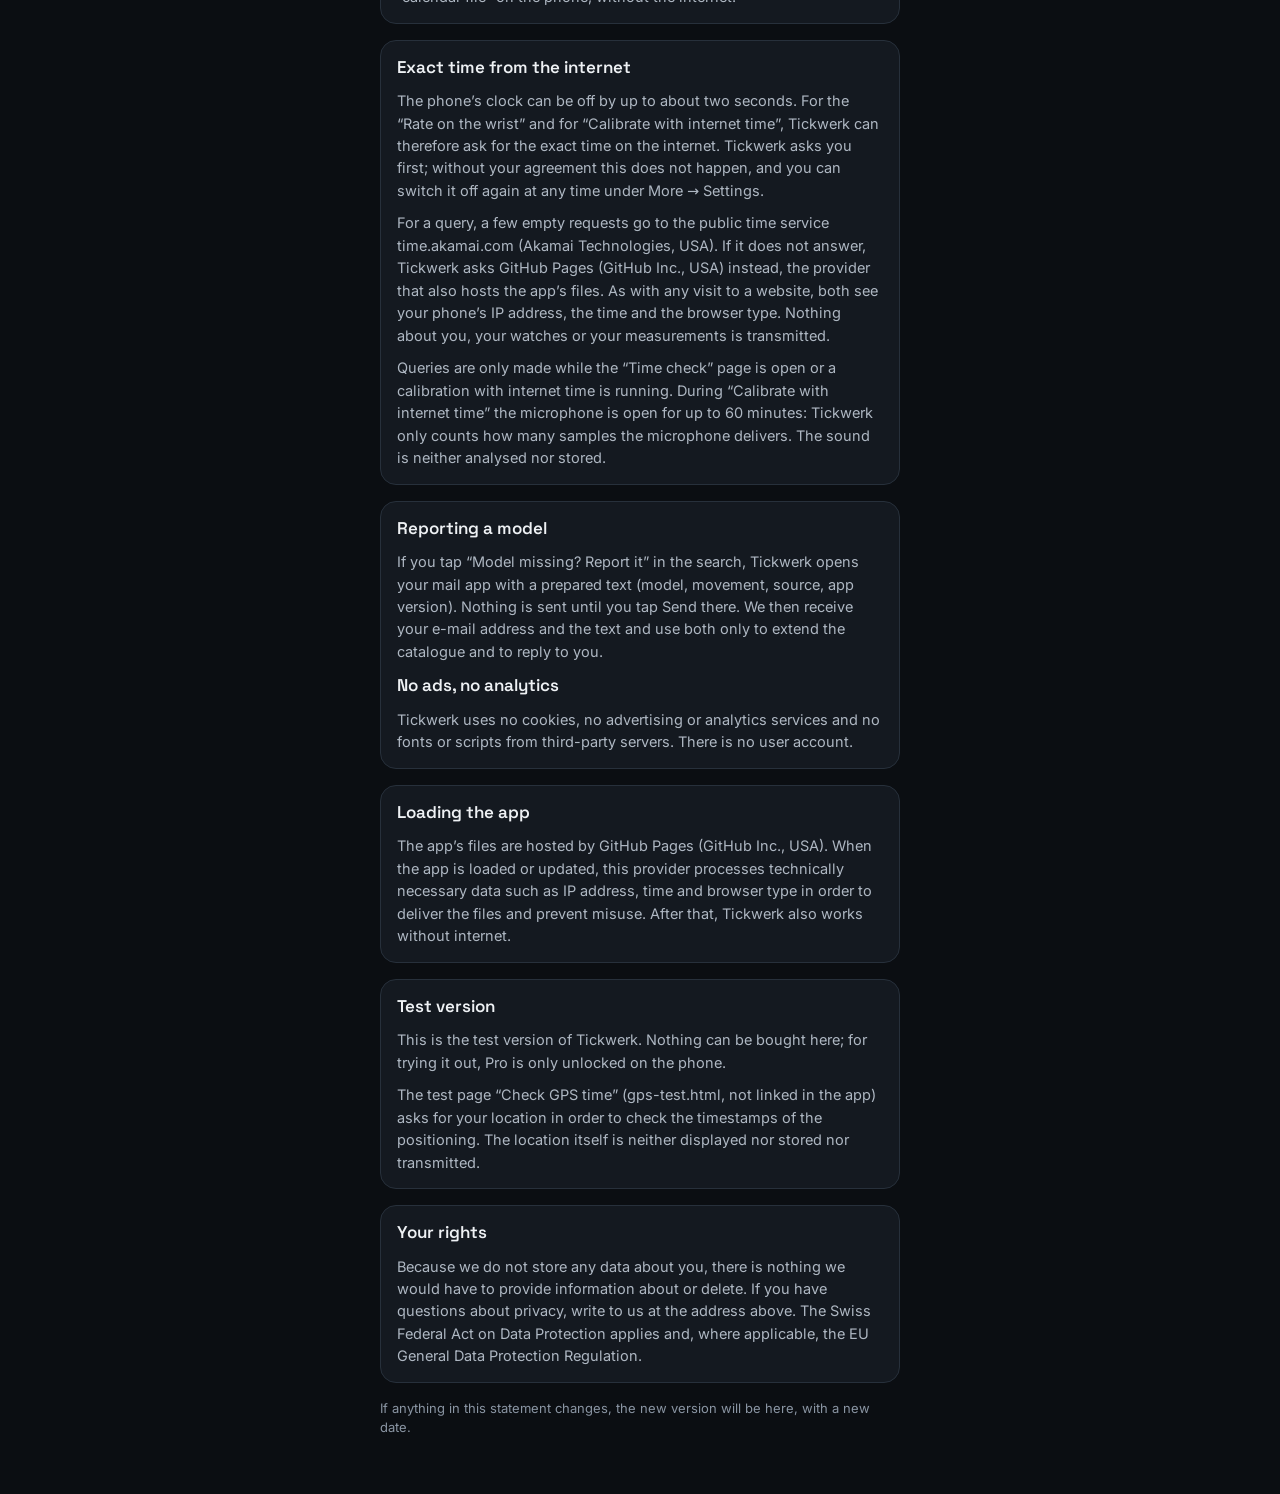
<file: tickwerk-app-0.1/privacy.html>
<!DOCTYPE html>
<html lang="en">
<head>
<meta charset="utf-8">
<meta http-equiv="Content-Security-Policy" content="default-src 'none'; script-src 'self'; style-src 'self'; img-src 'self'; font-src 'self'; connect-src 'self' https://time.akamai.com; worker-src 'self'; manifest-src 'self'; media-src 'self' blob:; base-uri 'none'; form-action 'none'; object-src 'none'">
<meta name="referrer" content="no-referrer">
<meta name="viewport" content="width=device-width, initial-scale=1, viewport-fit=cover">
<meta name="theme-color" content="#0B0E12">
<title>Privacy · Tickwerk</title>
<link rel="icon" href="icons/favicon-48.png" sizes="48x48">
<link rel="stylesheet" href="app.css">
</head>
<body class="no-tabs">
<main class="legal">
  <section class="screen">
    <div class="bar"><a class="back" href="./#mehr"><svg viewBox="0 0 24 24" aria-hidden="true"><path d="M15 6l-6 6 6 6"/></svg><span>Back to Tickwerk</span></a></div>
    <div class="title-block">
      <h1>Privacy</h1>
      <span class="mono-sub">Tickwerk · As of 15 November 2026 · <a href="datenschutz.html" hreflang="de" lang="de">Deutsch</a> · <a href="privacy-fr.html" hreflang="fr" lang="fr">Français</a> · <a href="privacy-it.html" hreflang="it" lang="it">Italiano</a></span>
    </div>
    <p class="lead">In short: Tickwerk only listens during a measurement, does all its calculations on your phone and does not send your recordings or measurements anywhere. There are no ads, no tracking and no account.</p>

    <div class="card prose">
      <h2>Who is responsible</h2>
      <p>[Name und Wohnort eintragen]<br>Contact: tickwerk.app@gmail.com</p>
    </div>

    <div class="card prose">
      <h2>Microphone</h2>
      <p>Tickwerk needs the microphone to hear your watch ticking. It is only open while a measurement is running and is closed immediately afterwards. The recording stays in the phone’s working memory, is analyzed there and is not saved. It only leaves the phone if you pass it on to another app yourself with “Share recording”.</p>
      <p>In regulate mode, Tickwerk only keeps the last few seconds in working memory and saves nothing. If you search for microphones under “Settings”, Tickwerk asks the browser for their list; the names stay on the phone and only your choice is saved.</p>
    </div>

    <div class="card prose">
      <h2>What is stored on the phone</h2>
      <p>Your watches, the measurements (rate, beat error, amplitude, beat rate, position, date, signal quality, a reduced paper tape), your time checks for the rate on the wrist and the settings are kept in the app’s storage on your phone. Nobody but you has access to them, not even us.</p>
      <p>Photos of your watches: if you choose a photo under “Edit watch”, your phone opens the camera or the gallery; Tickwerk only receives the one picture you choose. Of that picture it stores the round crop with the dial, again only on the phone. Tickwerk does not keep details from the image file such as location and time taken. The crops are also part of the backup. For “Add by photo”, Tickwerk reads the lettering on the dial, also on the phone. The app loads the text recognition for this from GitHub Pages (GitHub Inc., USA) on first use, like its other files; the photo is not sent anywhere.</p>
      <p>Tickwerk also keeps a small error log: the last 20 errors with their time (for example “Microphone could not be opened”), without names of watches or files. It stays on the phone too. Under More → “Share diagnostics” Tickwerk shows it as text together with details on version, device, microphone, calibration and the latest measured values; this text only leaves the phone if you share or copy it yourself.</p>
      <p>You can delete everything under More → Settings → “Delete all data”. The data is kept in the storage that Chrome keeps for Tickwerk. If you uninstall the app, it stays there until you delete Tickwerk’s site data in Chrome. Conversely, if you delete all site data in Chrome, your watches and measurements are gone too. A backup protects you against that.</p>
      <p>Tickwerk creates a backup (“Save backup”), the measurement report (PDF), a table of the measurements (CSV), an image of a result (“Share as image”) and a calendar file (.ics) on your phone. What happens to these files afterwards is up to you.</p>
    </div>

    <div class="card prose">
      <h2>Calendar reminders</h2>
      <p>If you tap “Google Calendar” for a reminder, Google Calendar opens with a prepared event. The title (with the name of the watch), the time and a short text are sent to Google, under Google’s terms and privacy policy. Nothing is sent to Google unless you tap. Tickwerk creates the “calendar file” on the phone, without the internet.</p>
    </div>

    <div class="card prose">
      <h2>Exact time from the internet</h2>
      <p>The phone’s clock can be off by up to about two seconds. For the “Rate on the wrist” and for “Calibrate with internet time”, Tickwerk can therefore ask for the exact time on the internet. Tickwerk asks you first; without your agreement this does not happen, and you can switch it off again at any time under More → Settings.</p>
      <p>For a query, a few empty requests go to the public time service time.akamai.com (Akamai Technologies, USA). If it does not answer, Tickwerk asks GitHub Pages (GitHub Inc., USA) instead, the provider that also hosts the app’s files. As with any visit to a website, both see your phone’s IP address, the time and the browser type. Nothing about you, your watches or your measurements is transmitted.</p>
      <p>Queries are only made while the “Time check” page is open or a calibration with internet time is running. During “Calibrate with internet time” the microphone is open for up to 60 minutes: Tickwerk only counts how many samples the microphone delivers. The sound is neither analysed nor stored.</p>
    </div>

    <div class="card prose">
      <h2>Reporting a model</h2>
      <p>If you tap “Model missing? Report it” in the search, Tickwerk opens your mail app with a prepared text (model, movement, source, app version). Nothing is sent until you tap Send there. We then receive your e-mail address and the text and use both only to extend the catalogue and to reply to you.</p>
      <h2>No ads, no analytics</h2>
      <p>Tickwerk uses no cookies, no advertising or analytics services and no fonts or scripts from third-party servers. There is no user account.</p>
    </div>

    <div class="card prose">
      <h2>Loading the app</h2>
      <p>The app’s files are hosted by GitHub Pages (GitHub Inc., USA). When the app is loaded or updated, this provider processes technically necessary data such as IP address, time and browser type in order to deliver the files and prevent misuse. After that, Tickwerk also works without internet.</p>
    </div>
    
    <div class="card prose">
      <h2>Test version</h2>
      <p>This is the test version of Tickwerk. Nothing can be bought here; for trying it out, Pro is only unlocked on the phone.</p>
      <p>The test page “Check GPS time” (gps-test.html, not linked in the app) asks for your location in order to check the timestamps of the positioning. The location itself is neither displayed nor stored nor transmitted.</p>
    </div>
    

    <div class="card prose">
      <h2>Your rights</h2>
      <p>Because we do not store any data about you, there is nothing we would have to provide information about or delete. If you have questions about privacy, write to us at the address above. The Swiss Federal Act on Data Protection applies and, where applicable, the EU General Data Protection Regulation.</p>
    </div>

    <p class="hint">If anything in this statement changes, the new version will be here, with a new date.</p>
  </section>
</main>
</body>
</html>
</file>
<file: tickwerk-app-0.1/app.css>
/* Tickwerk – Web-App 0.6. Dunkel wie das Display einer Zeitwaage, Akzent wie Leuchtmasse. */
@font-face { font-family: 'Inter'; font-weight: 400; font-display: swap; src: url(fonts/inter-latin-400-normal.woff2) format('woff2'); }
@font-face { font-family: 'Inter'; font-weight: 500; font-display: swap; src: url(fonts/inter-latin-500-normal.woff2) format('woff2'); }
@font-face { font-family: 'Inter'; font-weight: 600; font-display: swap; src: url(fonts/inter-latin-600-normal.woff2) format('woff2'); }
@font-face { font-family: 'Space Grotesk'; font-weight: 500; font-display: swap; src: url(fonts/space-grotesk-latin-500-normal.woff2) format('woff2'); }
@font-face { font-family: 'Space Grotesk'; font-weight: 600; font-display: swap; src: url(fonts/space-grotesk-latin-600-normal.woff2) format('woff2'); }
@font-face { font-family: 'IBM Plex Mono'; font-weight: 400; font-display: swap; src: url(fonts/ibm-plex-mono-latin-400-normal.woff2) format('woff2'); }
@font-face { font-family: 'IBM Plex Mono'; font-weight: 500; font-display: swap; src: url(fonts/ibm-plex-mono-latin-500-normal.woff2) format('woff2'); }

:root {
  --bg: #0B0E12;
  --surface: #141920;
  --inset: #0F1318;
  --raise: #1B222B;
  --line: #27303B;
  --line-soft: #1E252E;
  --line2: #3A4452;
  --text: #EEF1F4;
  --muted: #AEB7C2;
  --faint: #8A95A3;
  --dim: #5A6573;
  --lume: #B8F28A;
  --lume-soft: rgba(184, 242, 138, 0.16);
  --lume-tint: rgba(184, 242, 138, 0.08);
  --tock: #9FD8FF;
  --warn: #F59B5E;
  --warn-soft: rgba(245, 155, 94, 0.14);
  --okay: #D3DAE2;
  --display: 'Space Grotesk', Inter, system-ui, sans-serif;
  --body: Inter, system-ui, -apple-system, 'Segoe UI', Roboto, sans-serif;
  --mono: 'IBM Plex Mono', ui-monospace, 'Roboto Mono', monospace;
  --tabbar: 64px;
  color-scheme: dark;
}
* { box-sizing: border-box; }
html, body { margin: 0; background: var(--bg); color: var(--text); font-family: var(--body); font-size: 15px; line-height: 1.5; -webkit-tap-highlight-color: transparent; }
body { padding-bottom: calc(var(--tabbar) + env(safe-area-inset-bottom) + 16px); }
body.no-tabs { padding-bottom: calc(env(safe-area-inset-bottom) + 24px); }
button, input, select { font: inherit; color: inherit; }
button { cursor: pointer; }
[hidden] { display: none !important; }
.sr { position: absolute; width: 1px; height: 1px; overflow: hidden; clip: rect(0 0 0 0); white-space: nowrap; }
svg { fill: none; stroke: currentColor; stroke-width: 1.8; stroke-linecap: round; stroke-linejoin: round; }
svg.fill { fill: currentColor; stroke: none; }
a { color: var(--lume); }
input:focus-visible, select:focus-visible, button:focus-visible, summary:focus-visible, a:focus-visible { outline: 2px solid var(--lume); outline-offset: 2px; }

main { max-width: 560px; margin: 0 auto; padding: calc(18px + env(safe-area-inset-top)) 20px 0; }
.screen { display: flex; flex-direction: column; gap: 16px; }
h1 { margin: 0; font-family: var(--display); font-size: 30px; font-weight: 600; line-height: 1.15; letter-spacing: -0.01em; }
h1.h1-sm { font-size: 24px; line-height: 1.2; }
h2 { margin: 0; font-family: var(--display); font-size: 20px; font-weight: 600; }
.title-block { display: flex; flex-direction: column; gap: 4px; min-width: 0; }
.lead { margin: 0; font-size: 15px; line-height: 1.5; color: var(--muted); }
.eyebrow { font-family: var(--mono); font-size: 11px; letter-spacing: 0.08em; text-transform: uppercase; color: var(--faint); }
.mono-sub { font-family: var(--mono); font-size: 12px; color: var(--muted); }
.hint { margin: 0; font-size: 13px; color: var(--faint); }
.hint.center, .center { text-align: center; justify-content: center; }
.card { background: var(--surface); border: 1px solid var(--line); border-radius: 16px; padding: 14px 16px; display: flex; flex-direction: column; gap: 10px; min-width: 0; }
.card-title { font-size: 15px; font-weight: 600; }
.row-between { display: flex; align-items: center; justify-content: space-between; gap: 12px; }
.row2 { display: grid; grid-template-columns: minmax(0, 1fr) minmax(0, 1fr); gap: 10px; }
.section { display: flex; flex-direction: column; gap: 2px; }
.actions { display: flex; flex-wrap: wrap; gap: 8px; }
.actions.center { justify-content: center; }

/* Knöpfe */
.btn-primary { min-height: 46px; border-radius: 23px; padding: 0 22px; background: var(--lume); color: var(--bg); border: 0; font-weight: 600; font-size: 15px; }
.btn-ghost { min-height: 46px; border-radius: 23px; padding: 0 18px; background: transparent; color: var(--text); border: 1px solid var(--line2); font-weight: 600; }
.btn-ghost.small { min-height: 36px; border-radius: 18px; padding: 0 14px; font-size: 13px; }
.btn-big { position: relative; width: 100%; min-height: 52px; border-radius: 26px; font-size: 16px; overflow: hidden; }
.btn-primary:disabled, .btn-ghost:disabled { opacity: 0.5; }
.btn-link { background: none; border: 0; color: var(--muted); text-decoration: underline; text-underline-offset: 3px; font-size: 13px; min-height: 36px; padding: 0 8px; }
.danger { color: var(--warn); border-color: rgba(245, 155, 94, 0.5); }
.round { flex-shrink: 0; width: 44px; height: 44px; border-radius: 22px; border: 1px solid var(--line); background: var(--surface); color: var(--text); display: flex; align-items: center; justify-content: center; padding: 0; }
.round svg { width: 20px; height: 20px; }
.round.accent { background: var(--lume); color: var(--bg); border: 0; }
.round.accent svg { stroke-width: 2.2; }
.prog { position: absolute; left: 0; top: 0; bottom: 0; width: 100%; transform-origin: 0 50%; transform: scaleX(0); will-change: transform; background: rgba(11, 14, 18, 0.22); }
.btn-label { position: relative; }
.btn-primary.running { background: var(--surface); color: var(--text); border: 1px solid var(--line2); }
.btn-primary.running .prog { background: var(--lume-soft); }
.pro-tag { display: inline-block; margin-left: 6px; padding: 1px 6px; border-radius: 6px; border: 1px solid var(--lume); color: var(--lume); font: 500 10px var(--mono); letter-spacing: 0.06em; text-transform: uppercase; vertical-align: 1px; }
.is-pro .pro-tag { display: none; }
.test-badge { display: inline-block; margin-left: 8px; padding: 0 6px; border-radius: 6px; background: var(--warn-soft); color: var(--warn); font: 500 10px var(--mono); letter-spacing: 0.06em; }

/* Kopf Messen */
.mhead { display: flex; align-items: center; justify-content: space-between; gap: 12px; }
.mhead-txt { display: flex; flex-direction: column; gap: 3px; min-width: 0; }
.mwatch-name { font-family: var(--display); font-size: 20px; font-weight: 600; line-height: 1.2; overflow: hidden; text-overflow: ellipsis; white-space: nowrap; }
.chips { display: flex; flex-wrap: wrap; gap: 8px; }
.chip { position: relative; display: inline-flex; align-items: center; height: 36px; border-radius: 18px; border: 1px solid var(--line2); background: transparent; color: var(--text); font-size: 13px; }
.chip select { appearance: none; -webkit-appearance: none; height: 34px; border: 0; background: transparent; color: var(--text); font: 500 13px var(--body); padding: 0 30px 0 14px; border-radius: 18px; }
.chip::after { content: ""; position: absolute; right: 13px; top: 14px; width: 6px; height: 6px; border-right: 1.5px solid var(--muted); border-bottom: 1.5px solid var(--muted); transform: rotate(45deg); pointer-events: none; }
.chip-btn { padding: 0 14px; font-weight: 500; }
.chip-btn::after { content: none; }
.chip select option { background: var(--surface); color: var(--text); }

/* Anzeige */
.readout { display: flex; flex-direction: column; align-items: center; gap: 4px; padding-top: 4px; }
.big-row { display: flex; align-items: baseline; gap: 8px; }
.big { font-family: var(--display); font-size: 84px; font-weight: 600; line-height: 1; letter-spacing: -0.02em; font-variant-numeric: tabular-nums; }
.big.big-md { font-size: 52px; }
.big.live { color: var(--muted); }
.big.live.stale, .scale-marker.live.stale { opacity: 0.45; }   /* vorläufiger Wert, den die letzten Proben nicht bestätigen (0.7.4) */
.big-unit { font-size: 20px; color: var(--muted); }
.live-note { min-height: 0; margin-top: -3px; }   /* «Vorläufig zuletzt» unter dem Ergebnis (0.7.5) */
#mLiveNote { min-height: 16px; margin-bottom: 9px; }   /* hält den Zeiger der Skala frei; die Zeile bleibt auch leer stehen (feste Anordnung) */
.live-note.off { visibility: hidden; }
.sigma { font-family: var(--mono); font-size: 12px; color: var(--faint); min-height: 18px; text-align: center; }
.scale { display: flex; flex-direction: column; gap: 8px; }
.scale-track { position: relative; height: 40px; }
.scale-band { position: absolute; left: 40%; width: 25%; top: 0; bottom: 0; border-radius: 4px; background: var(--lume-soft); }
.scale-ticks { position: absolute; left: 0; right: 0; bottom: 0; height: 16px;
  background-image: linear-gradient(to right, var(--muted) 1px, transparent 1px), linear-gradient(to right, var(--line2) 1px, transparent 1px);
  background-size: 25% 16px, 5% 8px; background-position: 0 100%, 0 100%; background-repeat: repeat-x, repeat-x;
  border-right: 1px solid var(--muted); }
.scale-marker { position: absolute; top: -4px; bottom: -0px; width: 2px; margin-left: -1px; border-radius: 1px; background: var(--lume); transition: left 0.3s ease; }
.scale-marker span { position: absolute; left: -5px; top: -9px; width: 0; height: 0; border-left: 6px solid transparent; border-right: 6px solid transparent; border-top: 8px solid var(--lume); }
.scale-marker.live, .scale-marker.live span { background: var(--muted); border-top-color: var(--muted); }
.scale-labels { display: flex; justify-content: space-between; font-family: var(--mono); font-size: 11px; color: var(--faint); }
.verdict-line { display: flex; align-items: center; justify-content: center; gap: 8px; margin: 0; font-size: 14px; text-align: center; }
.verdict-line .dot { flex-shrink: 0; width: 8px; height: 8px; border-radius: 4px; background: var(--lume); }
.verdict-line[data-kind="okay"] .dot { background: var(--okay); }
.verdict-line[data-kind="warn"] .dot { background: var(--warn); }
.mlist { display: flex; flex-direction: column; background: var(--surface); border: 1px solid var(--line); border-radius: 16px; }
.mrow { display: flex; align-items: center; justify-content: space-between; gap: 12px; min-height: 46px; padding: 0 16px; border-bottom: 1px solid var(--line); }
.mrow:last-child { border-bottom: 0; }
.mlabel { display: flex; align-items: center; font-size: 14px; color: var(--muted); }
.mval-wrap { display: flex; align-items: baseline; gap: 8px; }
.mval-wrap .mono-sub { font-size: 11px; color: var(--faint); }
.mval { font-family: var(--display); font-size: 20px; font-weight: 600; font-variant-numeric: tabular-nums; }
.mval.locked { color: var(--dim); }
.tape-card { padding: 12px 14px; gap: 8px; }
.signal { display: flex; align-items: center; gap: 6px; font-size: 12px; color: var(--muted); }
.signal > svg { width: 16px; height: 14px; fill: var(--line2); stroke: none; flex-shrink: 0; }
.signal { white-space: nowrap; }
.signal[data-level="1"] rect:nth-child(-n+1), .signal[data-level="2"] rect:nth-child(-n+2), .signal[data-level="3"] rect:nth-child(-n+3), .signal[data-level="4"] rect { fill: var(--lume); }
.plot { width: 100%; display: block; border-radius: 8px; background: var(--inset); }
.level { height: 4px; border-radius: 2px; background: var(--inset); overflow: hidden; }
.level-fill { height: 100%; width: 100%; transform-origin: 0 50%; transform: scaleX(0); will-change: transform; background: var(--tock); }
.details > summary { cursor: pointer; font-size: 14px; color: var(--muted); list-style: none; }
.details > summary::-webkit-details-marker { display: none; }
.details > summary::after { content: "+"; float: right; color: var(--faint); font-family: var(--mono); }
.details[open] > summary::after { content: "−"; }
.status { display: flex; align-items: flex-start; gap: 8px; font-size: 13px; color: var(--muted); margin: 0; min-height: 20px; }
.status::before { content: ""; width: 8px; height: 8px; border-radius: 4px; background: var(--faint); flex-shrink: 0; margin-top: 6px; }
.status:empty::before { content: none; }
.status[data-kind="ok"]::before { background: var(--lume); }
.status[data-kind="busy"]::before { background: var(--tock); }
.status[data-kind="err"]::before { background: var(--warn); }
.status[data-kind="warn"]::before { background: var(--warn); }
.notice { border: 1px solid rgba(245, 155, 94, 0.45); background: rgba(245, 155, 94, 0.08); border-radius: 12px; padding: 10px 12px; display: flex; flex-direction: column; align-items: flex-start; gap: 8px; }
.notice p { margin: 0; font-size: 14px; }

/* Meine Uhren */
.phead { display: flex; align-items: center; justify-content: space-between; gap: 12px; }
.cards { display: flex; flex-direction: column; gap: 12px; }
.wcard { display: flex; flex-direction: column; gap: 12px; padding: 16px; border-radius: 18px; background: var(--surface); border: 1px solid var(--line); color: var(--text); text-align: left; width: 100%; font: inherit; }
/* 0.7.5: Reihenfolge ändern: lange drücken, dann ziehen (app.js, wdStart) */
.wcard { -webkit-user-select: none; user-select: none; -webkit-touch-callout: none; }
#watchCards.sorting .wcard { transition: transform 0.16s ease; }
#watchCards.sorting .wcard.dragging { transition: none; position: relative; z-index: 6; border-color: var(--lume); box-shadow: 0 10px 30px rgba(0, 0, 0, 0.6); }
/* 0.7.6: Platz der Uhr auf «Uhr bearbeiten» */
.order-row { display: flex; align-items: center; justify-content: space-between; flex-wrap: wrap; gap: 8px 12px; }
.sort-hint { margin: 2px 0 0; font-size: 12px; color: var(--faint); text-align: center; }
/* 0.7.7: oben zwei Spalten (links Name, Werk, Gang; rechts Pfeil und Foto), unten Einstufung und Fusszeile, daneben der Verlauf */
.wcard-top { display: flex; justify-content: space-between; align-items: stretch; gap: 12px; }
.wcard-main { display: flex; flex-direction: column; justify-content: space-between; gap: 12px; flex: 1; min-width: 0; }
.wcard-name, .wcard-main .mono-sub { overflow-wrap: anywhere; }
.wcard-side { display: flex; flex-direction: column; align-items: flex-end; gap: 6px; flex-shrink: 0; }
.wcard-low { display: flex; justify-content: space-between; align-items: flex-end; gap: 12px; }
.wcard-lowtxt { display: flex; flex-direction: column; gap: 10px; min-width: 0; }
.wcard-name { display: block; font-family: var(--display); font-size: 18px; font-weight: 600; }
.wcard-top svg { width: 20px; height: 20px; color: var(--faint); flex-shrink: 0; }
.wcard-num { display: flex; align-items: baseline; gap: 6px; }
.wcard-num b { font-family: var(--display); font-size: 30px; font-weight: 600; line-height: 1; font-variant-numeric: tabular-nums; }
.wcard-num span { font-size: 14px; color: var(--muted); }
.wcard-foot { font-size: 12px; color: var(--faint); }
.pill { display: inline-flex; align-items: center; gap: 6px; align-self: flex-start; height: 26px; padding: 0 10px; border-radius: 13px; font-size: 12px; font-weight: 600; }
.pill svg { width: 14px; height: 14px; stroke-width: 2.4; }
.pill.good { background: rgba(184, 242, 138, 0.14); color: var(--lume); }
.pill.okay { background: rgba(211, 218, 226, 0.12); color: var(--okay); }
.pill.warn { background: var(--warn-soft); color: var(--warn); }
.pill.none { background: rgba(138, 149, 163, 0.12); color: var(--faint); }
.spark { width: 110px; height: 40px; flex-shrink: 0; }
.spark polyline { fill: none; stroke-width: 2; }
/* 0.7.7: Foto der Uhr, gezeichnet in <canvas> (app.js, «Foto der Uhr») */
.foto { display: block; flex-shrink: 0; border-radius: 50%; background: var(--inset); border: 1px solid var(--line); }
.foto-card { width: 88px; height: 88px; }
.foto-head { width: 44px; height: 44px; }
.foto-big { width: 184px; height: 184px; align-self: center; }
.foto-edit { width: 72px; height: 72px; }
.foto-pick { width: 36px; height: 36px; }
.foto-row { display: flex; align-items: center; gap: 14px; }
.field-label { font-size: 13px; color: var(--muted); }
.mhead-txt { flex: 1; }
.pick-list button.with-foto { display: grid; grid-template-columns: 36px minmax(0, 1fr); column-gap: 12px; align-items: center; }
.pick-list button.with-foto .foto { grid-row: 1 / 3; }
.pick-list button.with-foto > span:not(.foto), .pick-list button.with-foto > small { grid-column: 2; }
@media (max-width: 359px) { .foto-card { width: 72px; height: 72px; } }
/* Foto zuschneiden */
.fe-stage { display: block; width: 100%; max-width: min(100%, 52vh); aspect-ratio: 1; align-self: center; border-radius: 14px; border: 1px solid var(--line); background: var(--inset); touch-action: none; }
.fe-ctl { display: grid; grid-template-columns: auto minmax(0, 1fr); align-items: center; gap: 8px 12px; }
.fe-ctl label { font-size: 13px; color: var(--muted); }
.fe-ctl input[type="range"] { width: 100%; min-height: 32px; accent-color: var(--lume); }
.fe-ctl .btn-ghost { grid-column: 1 / 3; justify-self: start; }
/* 0.7.8: Per Foto anlegen (Vorschläge aus der Schrift auf dem Zifferblatt) */
.lies-row { display: flex; flex-wrap: wrap; align-items: center; gap: 4px 10px; }
.lies { display: flex; flex-direction: column; gap: 8px; }
.lies > .btn-ghost { align-self: flex-start; }
.suggest.lies-list { max-height: none; overflow: visible; }
.lies-list:empty { display: none; }
.suggest.lies-list li { padding: 0; cursor: default; }
.lies-item { display: flex; flex-direction: column; gap: 1px; width: 100%; min-width: 0; padding: 8px 10px; border: 0; border-radius: 8px; background: transparent; color: inherit; text-align: left; font: inherit; }
.lies-item .t { font-size: 14px; font-weight: 600; }
.lies-item .s { font-size: 12.5px; color: var(--faint); }
.lies-item[aria-pressed="true"] { background: var(--surface); box-shadow: inset 0 0 0 1px var(--lume); }
/* 0.7.9: Seite «Mehr»: Zeilen mit Symbol und Pfeil, Gruppen zum Auf- und Zuklappen, zuoberst das, was noch zu tun ist */
#scr-more { gap: 10px; }
.menu .mrow { display: grid; grid-template-columns: 24px minmax(0, 1fr) 18px; align-items: center; column-gap: 12px; }
.mico { width: 22px; height: 22px; fill: none; stroke: var(--muted); stroke-width: 1.7; stroke-linecap: round; stroke-linejoin: round; }
.mch { width: 18px; height: 18px; fill: none; stroke: var(--dim); stroke-width: 2; stroke-linecap: round; stroke-linejoin: round; }
.mtxt { display: flex; flex-direction: column; gap: 2px; min-width: 0; }
.menu:empty { display: none; }
.more-first { display: flex; flex-direction: column; gap: 10px; }
.more-first:not(:has(> :not([hidden]))) { display: none; }
.more-first > .btn-ghost { align-self: flex-start; }
.mfirst { border: 1px solid rgba(184, 242, 138, 0.55); background: var(--lume-tint); border-radius: 16px; padding: 16px; display: flex; flex-direction: column; gap: 12px; }
.mfirst-h { display: grid; grid-template-columns: 40px minmax(0, 1fr) auto; align-items: center; column-gap: 12px; }
.mfirst-h .mico { width: 40px; height: 40px; padding: 8px; border-radius: 12px; background: var(--lume-soft); stroke: var(--lume); }
.mfirst-t { font-family: var(--display); font-size: 18px; font-weight: 600; }
.mfirst p { margin: 0; font-size: 14px; color: var(--muted); }
.mfirst .actions { align-items: center; gap: 12px; }
.mchip { font: 500 10.5px var(--mono); letter-spacing: 0.06em; text-transform: uppercase; padding: 3px 8px; border-radius: 8px; border: 1px solid rgba(245, 155, 94, 0.6); color: var(--warn); }
.macc { display: flex; flex-direction: column; gap: 8px; }
.macc > summary { list-style: none; display: flex; align-items: center; justify-content: space-between; gap: 10px; min-height: 50px; padding: 0 12px 0 16px; border-radius: 14px; cursor: pointer;
  background: var(--lume-soft); border: 1px solid rgba(184, 242, 138, 0.38); color: var(--lume); }
.macc > summary::-webkit-details-marker { display: none; }
.macc-t { font-family: var(--display); font-size: 16px; font-weight: 600; }
.macc-r { display: flex; align-items: center; gap: 8px; min-width: 0; }
.macc-s { font: 500 11px var(--mono); letter-spacing: 0.04em; color: var(--muted); min-width: 0; overflow: hidden; text-overflow: ellipsis; white-space: nowrap; }
.macc > summary .chev { color: currentColor; }
.macc[open] > summary .chev { transform: rotate(180deg); }
.look-full .macc > summary { background: var(--lume); border-color: var(--lume); color: var(--bg); }
.look-full .macc-s { color: rgba(11, 14, 18, 0.72); }
.look-card .macc > summary, .look-open .macc > summary { background: var(--surface); border-color: var(--line); color: var(--text); }
.look-open .macc[open] > summary { background: var(--lume); border-color: var(--lume); color: var(--bg); }
.look-open .macc[open] .macc-s { color: rgba(11, 14, 18, 0.72); }
.empty { display: flex; flex-direction: column; align-items: flex-start; gap: 12px; padding: 18px; border: 1px dashed var(--line2); border-radius: 18px; color: var(--muted); }
.empty p { margin: 0; }

/* Uhr mit Verlauf */
.bar { display: flex; align-items: center; justify-content: space-between; gap: 12px; min-height: 44px; }
.back { display: flex; align-items: center; gap: 4px; height: 44px; padding: 0 8px 0 0; border: 0; background: transparent; color: var(--muted); font-size: 15px; }
.back svg { width: 22px; height: 22px; }
.tiles3 { display: grid; grid-template-columns: repeat(3, minmax(0, 1fr)); gap: 8px; }
.tile { display: flex; flex-direction: column; gap: 4px; padding: 10px 12px; background: var(--surface); border: 1px solid var(--line); border-radius: 12px; min-width: 0; }
.tile .eyebrow { font-size: 10px; }
.tile-v { font-family: var(--display); font-size: 16px; font-weight: 600; }
.tile-v small { display: block; font: 400 11px var(--mono); color: var(--faint); }
.bars { position: relative; height: 150px; display: flex; justify-content: space-around; gap: 4px; padding: 18px 0 18px; border-bottom: 1px solid var(--line); }
.bars .grid { position: absolute; left: 0; right: 0; top: 18px; bottom: 18px; pointer-events: none; }
.bars .zero { position: absolute; left: 0; right: 0; height: 0; border-top: 1px solid var(--line2); }
.bars .lim { position: absolute; left: 0; right: 0; height: 0; border-top: 1px dashed var(--dim); }
.bars .lim span { position: absolute; right: 0; top: -14px; font-family: var(--mono); font-size: 10px; color: var(--faint); }
.bars-empty { align-self: center; }
.bar-col { position: relative; flex: 1 1 0; max-width: 44px; }
.bar-col i { position: absolute; left: 50%; width: 22px; margin-left: -11px; border-radius: 6px; background: rgba(184, 242, 138, 0.42); }
.bar-col.last i { background: var(--lume); }
.bar-col.weak i { background: rgba(138, 149, 163, 0.4); }
.bar-col b { position: absolute; left: 50%; transform: translateX(-50%); font: 400 10px var(--mono); color: var(--muted); white-space: nowrap; }
.bar-labels { display: flex; justify-content: space-around; gap: 4px; margin-top: -4px; }
/* Die Daten unter den Balken dürfen schmaler werden als ihr Text und stehen dann mittig über ihrem Platz hinaus (0.7.2). Vorher
   hielt jedes Datum seine volle Breite: Acht Daten mit zweistelligem Tag («14.11.») machten die Seite auf 360 px breiten
   Handys 9 px zu breit (gefunden von der Optik-Prüfung in der Nacht auf den 14.11.2026). */
.bar-labels span { flex: 1 1 0; min-width: 0; max-width: 44px; display: flex; justify-content: center; font: 400 11px var(--mono); color: var(--faint); white-space: nowrap; }
@media (max-width: 370px) { .bar-labels span { font-size: 10px; } }
.insight { display: flex; gap: 12px; align-items: flex-start; padding: 14px 16px; border-radius: 16px; background: var(--lume-tint); }
.insight svg { width: 22px; height: 22px; flex-shrink: 0; stroke-width: 2; color: var(--lume); }
.insight.warn { background: var(--warn-soft); }
.insight.warn svg { color: var(--warn); }
.insight.neutral { background: var(--surface); border: 1px solid var(--line); }
.insight.neutral svg { color: var(--faint); }
.insight-t { display: block; font-size: 15px; font-weight: 600; }
.insight-s { display: block; font-size: 13px; line-height: 1.45; color: var(--muted); }
.rows { list-style: none; margin: 0; padding: 0; display: flex; flex-direction: column; }
.rows li { display: flex; justify-content: space-between; align-items: center; gap: 12px; min-height: 46px; border-bottom: 1px solid var(--line-soft); }
.rows li:last-child { border-bottom: 0; }
.rows .r-l { font-size: 14px; min-width: 0; }
.rows .r-l small { display: block; font-size: 12px; color: var(--faint); }
.rows .r-r { display: flex; align-items: center; gap: 8px; font-family: var(--mono); font-size: 13px; font-variant-numeric: tabular-nums; text-align: right; white-space: nowrap; flex-shrink: 0; }
.rows .r-r.dim { color: var(--faint); }
.rows .del { height: 30px; border-radius: 15px; padding: 0 10px; background: transparent; border: 1px solid var(--line2); color: var(--muted); font: 400 12px var(--body); }
.pdfbar { display: flex; flex-wrap: wrap; align-items: center; gap: 8px; padding: 10px; border-radius: 12px; background: var(--surface); border: 1px solid var(--line); font-size: 13px; color: var(--muted); }
.pdfbar .pdfinfo { flex-basis: 100%; }
.pdfbar button { height: 34px; border-radius: 17px; padding: 0 14px; background: transparent; border: 1px solid var(--line2); color: var(--text); font-size: 13px; font-weight: 600; }

/* Formular */
.form { display: flex; flex-direction: column; gap: 14px; }
.field { display: flex; flex-direction: column; gap: 6px; min-width: 0; }
.field label { font-size: 13px; color: var(--muted); }
.field .inline { display: flex; align-items: center; gap: 8px; }
input[type="number"], input[type="text"], input[type="search"], select { height: 46px; border-radius: 10px; border: 1px solid var(--line); background: var(--inset); color: var(--text); font: 500 15px var(--body); padding: 0 12px; width: 100%; min-width: 0; }
input[type="search"] { -webkit-appearance: none; appearance: none; }
input[type="number"] { font-family: var(--mono); }
input[type="file"] { font-size: 13px; color: var(--muted); max-width: 100%; }
.select-sm { width: auto; max-width: 55%; height: 40px; }
.unit { font-family: var(--mono); color: var(--faint); font-size: 13px; }
.suggest { list-style: none; margin: 0; padding: 4px; border: 1px solid var(--line2); border-radius: 12px; background: var(--inset); display: flex; flex-direction: column; gap: 2px; max-height: 360px; overflow-y: auto; }
.suggest li { padding: 8px 10px; border-radius: 8px; cursor: pointer; display: flex; flex-direction: column; gap: 1px; min-width: 0; }
.suggest li .t { font-size: 14px; font-weight: 600; }
.suggest li .s { font-size: 12.5px; color: var(--faint); }
.suggest li .tag { font: 500 10.5px var(--mono); letter-spacing: 0.06em; text-transform: uppercase; color: var(--tock); border: 1px solid rgba(159, 216, 255, 0.4); border-radius: 4px; padding: 0 4px; margin-right: 6px; vertical-align: 1px; }
.suggest li[aria-selected="true"] { background: var(--surface); box-shadow: inset 0 0 0 1px var(--line2); }
.suggest li.none { cursor: default; color: var(--faint); font-size: 13px; }
@media (hover: hover) { .suggest li:not(.none):hover { background: var(--surface); } }
.hint[data-kind="warn"] { color: var(--warn); }
.file-btn { display: inline-flex; align-items: center; position: relative; overflow: hidden; }
.file-btn input { position: absolute; inset: 0; opacity: 0; cursor: pointer; }

/* Lagen-Test */
.seg { display: inline-flex; align-self: flex-start; border: 1px solid var(--line2); border-radius: 20px; overflow: hidden; }
.seg button { height: 36px; min-width: 84px; border: 0; background: transparent; color: var(--muted); font: 500 13px var(--body); }
.seg button[aria-checked="true"] { background: var(--lume); color: var(--bg); }
.progress { display: grid; grid-template-columns: repeat(var(--n, 6), minmax(0, 1fr)); gap: 6px; }
.progress i { height: 6px; border-radius: 3px; background: var(--line); }
.progress i.done { background: var(--lume); }
.progress i.cur { background: rgba(184, 242, 138, 0.4); }
.progress i.weak { background: var(--warn); }
.pos-icon { flex-shrink: 0; }
.now-name { font-family: var(--display); font-size: 22px; font-weight: 600; line-height: 1.2; }
.now-hint { font-size: 13px; line-height: 1.45; color: var(--muted); }
.tiles2 { display: grid; grid-template-columns: repeat(2, minmax(0, 1fr)); gap: 8px; }
.ltile { position: relative; display: grid; grid-template-columns: 48px minmax(0, 1fr); align-items: center; gap: 10px; min-height: 78px; padding: 10px; background: var(--surface); border: 1px solid var(--line); border-radius: 14px; color: var(--text); text-align: left; font: inherit; min-width: 0; }
.ltile .lt-icon { width: 48px; height: 48px; }
.ltile .lt-txt { display: flex; flex-direction: column; gap: 1px; min-width: 0; }
.ltile .lt-h { font-size: 13px; line-height: 1.3; color: var(--muted); }
.ltile .lt-v { font-family: var(--display); font-size: 18px; font-weight: 600; line-height: 1.25; font-variant-numeric: tabular-nums; }
.ltile .lt-v small { font: 400 11px var(--mono); color: var(--faint); }
.ltile .lt-s { font: 400 11.5px var(--mono); line-height: 1.35; color: var(--faint); display: -webkit-box; -webkit-line-clamp: 2; -webkit-box-orient: vertical; overflow: hidden; }
.ltile .lt-check { position: absolute; top: 8px; right: 8px; width: 16px; height: 16px; color: var(--lume); stroke-width: 2.4; }
.ltile.done .lt-txt { padding-right: 14px; }
.ltile.next { background: var(--lume-tint); border-color: var(--lume); }
.ltile.next .lt-h { color: var(--text); }
.ltile.next .lt-s { color: var(--lume); }
.ltile.open { background: transparent; border-style: dashed; border-color: var(--line2); }
.ltile.open .lt-v { color: var(--faint); }
.ltile.done { background: var(--inset); border-color: var(--line-soft); }
.ltile.done .lt-icon, .ltile.done .lt-h { opacity: 0.55; }
.ltile.done .lt-v { color: var(--muted); }
.ltile.weak { border-color: rgba(245, 155, 94, 0.6); }
.ltile.weak .lt-s { color: var(--warn); }
.ltile:disabled { opacity: 0.6; }
/* Lagen-Test: eine Lage messen. Oben, wie die Uhr liegt; unten live das Ticken */
.lp-guide { align-items: center; text-align: center; gap: 4px; padding: 16px; }
.lp-icon { width: 150px; height: 150px; }
/* Countdown statt Vibration: vor dem Start 3, 2, 1, im Lagen-Test danach die restlichen Sekunden */
.count-box, .lp-count { display: flex; flex-direction: column; align-items: center; justify-content: center; gap: 6px; }
.lp-count { height: 150px; }
.readout:not(.counting) .count-box, .readout.counting .big-row, .lp-guide:not(.counting) .lp-count, .lp-guide.counting .lp-icon { display: none; }
.count-n { font-family: var(--display); font-size: 84px; font-weight: 600; line-height: 1; letter-spacing: -0.02em; font-variant-numeric: tabular-nums; color: var(--lume); }
.lp-count .count-n { font-size: 96px; }
.count-t { font-size: 14px; color: var(--muted); text-align: center; }
.lp-guide-txt { display: flex; flex-direction: column; align-items: center; gap: 4px; }
.lp-live { gap: 10px; }
.lp-rate { justify-content: center; }
.reg-live { gap: 10px; }
.reg-rate { justify-content: center; }
.dlagen { gap: 12px; }
.rows.lrows li { min-height: 42px; }
/* Werk: Suchfeld mit Vorschlägen */
.combo { position: relative; }
.combo input { padding-right: 46px; }
.combo input::-webkit-search-cancel-button { display: none; }
.combo-x { position: absolute; right: 4px; top: 4px; width: 38px; height: 38px; border: 0; border-radius: 19px; background: transparent; color: var(--faint); display: flex; align-items: center; justify-content: center; }
.combo-x svg { width: 18px; height: 18px; }
.suggest li.group { cursor: default; padding: 10px 10px 2px; font: 500 10.5px var(--mono); letter-spacing: 0.08em; text-transform: uppercase; color: var(--faint); }
.suggest li.picked .t { color: var(--lume); }
.diff-card { flex-direction: row; align-items: center; justify-content: space-between; gap: 12px; }
.diff-txt { display: flex; flex-direction: column; gap: 2px; min-width: 0; }
.diff-v { flex-shrink: 0; font-family: var(--display); font-size: 22px; font-weight: 600; font-variant-numeric: tabular-nums; }
.lresult { gap: 12px; }
.metrics { display: grid; grid-template-columns: repeat(2, minmax(0, 1fr)); gap: 8px; margin: 0; }
.metric { background: var(--inset); border: 1px solid var(--line); border-radius: 12px; padding: 10px 12px; display: flex; flex-direction: column; gap: 2px; min-width: 0; }
.metric dt { font-family: var(--mono); font-size: 10.5px; letter-spacing: 0.08em; text-transform: uppercase; color: var(--faint); }
.metric dd { margin: 0; font-family: var(--display); font-size: 20px; font-weight: 600; font-variant-numeric: tabular-nums; }
.metric small { color: var(--faint); font-size: 12px; }
/* 0.6.4: Kachel über die ganze Breite (ETA-Stufe zum Vergleich) */
.metric.wide { grid-column: 1 / -1; }
.verdict { margin: 0; font-size: 14px; }

/* Mikrofon anlegen */
.guide-fig { margin: 0; padding: 12px; border-radius: 20px; background: var(--surface); border: 1px solid var(--line); display: flex; justify-content: center; }
.guide-fig svg { width: 100%; max-width: 310px; height: auto; }
.g-strap { fill: var(--raise); stroke: var(--line2); stroke-width: 1.5; }
.g-case { fill: var(--inset); stroke: var(--muted); stroke-width: 2; }
.g-ring { stroke: var(--line); stroke-width: 1.5; }
.g-idx { stroke: var(--faint); stroke-width: 2; }
.g-hand { stroke: var(--text); stroke-width: 3; }
.g-pin { fill: var(--text); stroke: none; }
.g-crown { fill: var(--muted); stroke: none; }
.g-phone { fill: var(--raise); stroke: var(--text); stroke-width: 2; }
.g-screen { fill: var(--inset); stroke: none; }
.g-mic { fill: var(--lume); stroke: none; }
.g-wave { stroke: var(--lume); stroke-width: 1.5; stroke-dasharray: 3 4; }
/* 0.7.2: Das Handy steht aufrecht und zeigt die Messansicht mit dem Papierstreifen: Kamera, Tasten, Wischleiste; auf dem
   Bildschirm Name, Wert, Skala, Papierstreifen (Tick grün, Tack blau), Werte und der Knopf. Schmaler als die Karte, weil hoch. */
.guide-fig svg.g-tall { max-width: 220px; }
.g-cam { fill: var(--line2); stroke: none; }
.g-btn { stroke: var(--text); stroke-width: 3; }
.g-bar { stroke: var(--line2); stroke-width: 2.5; }
.g-ui { stroke: var(--line2); stroke-width: 2.5; }
.g-uiv { stroke: var(--muted); stroke-width: 2.5; }
.g-val { fill: var(--text); stroke: none; font: 600 24px var(--display); text-anchor: middle; }
.g-band { fill: rgba(184, 242, 138, 0.22); stroke: none; }
.g-mark { stroke: var(--lume); stroke-width: 2; }
.g-card { fill: var(--raise); stroke: rgba(184, 242, 138, 0.6); stroke-width: 1; }
.g-tile { fill: var(--raise); stroke: none; }
.g-tick { fill: var(--lume); stroke: none; }
.g-tock { fill: var(--tock); stroke: none; }
.g-main { fill: var(--lume); stroke: none; }
.steps { list-style: none; margin: 0; padding: 0; display: flex; flex-direction: column; gap: 14px; }
.steps li { display: flex; gap: 14px; align-items: flex-start; }
.steps .num { flex-shrink: 0; width: 28px; height: 28px; border-radius: 14px; border: 1px solid var(--lume); color: var(--lume); display: flex; align-items: center; justify-content: center; font: 400 13px var(--mono); }
.step-t { display: block; font-size: 15px; font-weight: 600; }
.step-s { display: block; font-size: 14px; line-height: 1.45; color: var(--muted); }
.signal-card { flex-direction: row; align-items: center; justify-content: space-between; }
.signal-txt { display: flex; flex-direction: column; gap: 3px; font-size: 14px; }
.bars-icon { width: 36px; height: 24px; flex-shrink: 0; fill: var(--lume); stroke: none; }
.bars-icon .off { fill: var(--line2); }

/* Mehr, Pro */
.menu { list-style: none; margin: 0; padding: 0; display: flex; flex-direction: column; background: var(--surface); border: 1px solid var(--line); border-radius: 16px; }
.menu li { border-bottom: 1px solid var(--line); }
.menu li:last-child { border-bottom: 0; }
.menu button, .menu a { display: flex; flex-direction: column; align-items: flex-start; gap: 2px; width: 100%; padding: 12px 16px; background: transparent; border: 0; color: var(--text); text-align: left; text-decoration: none; font: inherit; }
.menu-t { font-size: 15px; font-weight: 600; }
.menu-s { font-size: 13px; color: var(--faint); }
.checks { list-style: none; margin: 0; padding: 0; display: flex; flex-direction: column; gap: 10px; }
.checks li { position: relative; padding-left: 28px; font-size: 15px; }
.checks li::before { content: ""; position: absolute; left: 4px; top: 4px; width: 10px; height: 6px; border-left: 2.4px solid var(--lume); border-bottom: 2.4px solid var(--lume); transform: rotate(-45deg); }
.pro-card { font-size: 14px; }
.switch { display: flex; align-items: center; gap: 10px; font-size: 15px; }
.switch input { width: 22px; height: 22px; accent-color: var(--lume); }
.test-card { border-color: rgba(245, 155, 94, 0.45); }

/* Auswahl unten */
.sheet { position: fixed; inset: 0; z-index: 20; background: rgba(5, 7, 9, 0.6); display: flex; align-items: flex-end; justify-content: center; }
.sheet-panel { width: 100%; max-width: 560px; max-height: 80vh; overflow-y: auto; background: var(--surface); border: 1px solid var(--line); border-radius: 22px 22px 0 0; padding: 18px 20px calc(20px + env(safe-area-inset-bottom)); display: flex; flex-direction: column; gap: 14px; }
.sheet-panel p { margin: 0; color: var(--muted); }
.pick-list { list-style: none; margin: 0; padding: 0; display: flex; flex-direction: column; gap: 6px; }
.pick-list button { display: flex; flex-direction: column; align-items: flex-start; width: 100%; padding: 10px 14px; border-radius: 12px; border: 1px solid var(--line); background: var(--inset); color: var(--text); text-align: left; font: inherit; }
.pick-list button[aria-current="true"] { border-color: var(--lume); }
.pick-list small { color: var(--faint); font-size: 12px; }
.toast { position: fixed; left: 50%; bottom: calc(var(--tabbar) + env(safe-area-inset-bottom) + 18px); transform: translateX(-50%); z-index: 30; max-width: calc(100% - 40px); padding: 10px 16px; border-radius: 12px; background: var(--raise); border: 1px solid var(--line2); color: var(--text); font-size: 14px; box-shadow: 0 6px 24px rgba(0, 0, 0, 0.4); }

/* Tableiste */
.tabbar { position: fixed; left: 0; right: 0; bottom: 0; z-index: 10; height: calc(var(--tabbar) + env(safe-area-inset-bottom)); padding: 4px 12px env(safe-area-inset-bottom); border-top: 1px solid var(--line-soft); background: rgba(14, 18, 23, 0.97); display: grid; grid-template-columns: repeat(3, minmax(0, 1fr)); gap: 4px; }
.tabbar button { border: 0; background: transparent; color: var(--muted); display: flex; flex-direction: column; align-items: center; justify-content: center; gap: 4px; font: 500 11px var(--body); }
.tabbar svg { width: 24px; height: 24px; }
.tabbar button[aria-current="page"] { color: var(--lume); font-weight: 600; }
.no-tabs .tabbar { display: none; }

/* In fremden Seiten eingebettet: nichts anzeigen ausser dem Hinweis */
.framed body > * { display: none !important; }
.framed body > .framed-msg { display: block !important; margin: 24px; font-size: 16px; }
.framed-msg a { color: var(--lume); }

@media (max-width: 370px) { .big { font-size: 68px; } main { padding-left: 14px; padding-right: 14px; } }
@media (prefers-reduced-motion: reduce) { .scale-marker { transition: none; } }

/* Kopfzeile mit Testversion-Hinweis */
.eyebrow-row { display: flex; align-items: center; gap: 8px; }
.eyebrow-row .test-badge { margin-left: 0; }
.tile-v small { display: block; font: 400 11px var(--mono); color: var(--faint); }
.rows .r-r .del { margin-left: 4px; }
.mrow { cursor: default; }
.mval.locked { font-size: 13px; font-family: var(--mono); letter-spacing: 0.06em; color: var(--lume); border: 1px solid rgba(184, 242, 138, 0.5); border-radius: 6px; padding: 1px 6px; }
.mrow:has(.mval.locked) { cursor: pointer; }
#historyPro { cursor: pointer; text-decoration: underline; text-underline-offset: 3px; }

/* Lagen-Test: Uhr in der Lage, im Stil der Anleitung */
.pos-icon * { vector-effect: non-scaling-stroke; }
.pos-icon .pi-strap { fill: var(--raise); stroke: var(--line2); stroke-width: 1.5; }
.pos-icon .pi-case { fill: var(--inset); stroke: var(--muted); stroke-width: 2.2; }
.pos-icon .pi-ring { fill: none; stroke: var(--line2); stroke-width: 1.4; }
.pos-icon .pi-idx { stroke: var(--faint); stroke-width: 2; }
.pos-icon .pi-hand { stroke: var(--text); stroke-width: 2.6; }
.pos-icon .pi-pin { fill: var(--text); stroke: none; }
.pos-icon .pi-crown { fill: var(--lume); stroke: none; }
.pos-icon .pi-table { fill: var(--raise); stroke: none; }
.pos-icon .pi-ground { stroke: var(--line2); stroke-width: 2.5; }
.btn-big:disabled { opacity: 0.6; }

/* Datenschutz-Seite */
.legal { padding-bottom: 32px; }
.prose h2 { font-size: 17px; }
.prose p { margin: 0; font-size: 14.5px; line-height: 1.55; color: var(--muted); }
a.back { text-decoration: none; }

/* Hauptknopf bleibt über der Tableiste sichtbar. Seit 0.7.2 mit der Zeile darüber («Position finden», «Bedingungen» oder
   «Jetzt messen»): Beides steht in .dock und bleibt zusammen stehen; der dunkle Grund verhindert, dass der Inhalt durchscheint. */
.dock { position: sticky; bottom: calc(var(--tabbar) + env(safe-area-inset-bottom) + 12px); z-index: 5; display: flex; flex-direction: column; gap: 8px; }
/* der Grund ragt seitlich nur so weit hinaus, wie der Rand der Seite auf schmalen Handys breit ist (14 px): Mehr gäbe einen
   waagrechten Überlauf (bei 360 px Breite gefunden von der Optik-Prüfung, 14.11.2026) */
.dock::before { content: ""; position: absolute; z-index: -1; left: -14px; right: -14px; top: -18px; bottom: -14px; background: linear-gradient(to bottom, rgba(11, 14, 18, 0) 0, var(--bg) 16px); }
.dock .btn-ghost { background: var(--bg); }
.dock .actions { gap: 8px; }
#lNext, #pStart { position: sticky; bottom: calc(env(safe-area-inset-bottom) + 12px); z-index: 5; box-shadow: 0 6px 24px 8px rgba(11, 14, 18, 0.9); }
.bar .back { min-width: 0; }
.bar .back span { white-space: nowrap; overflow: hidden; text-overflow: ellipsis; max-width: 58vw; }
.bar .mono-sub { white-space: nowrap; flex-shrink: 0; }
.field-t { font-size: 14px; font-weight: 600; }
#historyFilter { align-self: flex-start; max-width: 100%; margin-top: 6px; }
.center-status { justify-content: center; text-align: left; margin-top: -6px; }
#mVerdict + .center-status { margin-top: -10px; }
/* Erklärungen */
.info { position: relative; z-index: 1; display: inline-flex; align-items: center; justify-content: center; width: 26px; height: 26px; margin: -6px -4px -6px 2px; padding: 0; border: 0; border-radius: 13px; background: transparent; color: var(--faint); vertical-align: middle; flex-shrink: 0; }
.info svg { width: 15px; height: 15px; stroke-width: 1.9; }
.info:active { color: var(--lume); }
.ranges { list-style: none; margin: 0; padding: 0; display: flex; flex-direction: column; gap: 6px; }
.ranges li { display: grid; grid-template-columns: minmax(96px, auto) 1fr; gap: 10px; align-items: baseline; padding: 8px 10px 8px 22px; border-radius: 10px; background: var(--inset); border: 1px solid var(--line); position: relative; font-size: 14px; }
.ranges li::before { content: ""; position: absolute; left: 9px; top: 15px; width: 7px; height: 7px; border-radius: 4px; background: var(--faint); }
.ranges li.good::before { background: var(--lume); }
.ranges li.okay::before { background: var(--okay); }
.ranges li.warn::before { background: var(--warn); }
.ranges li.plain { padding-left: 10px; }
.ranges li.plain::before { content: none; }
.ranges .rg-v { font-family: var(--mono); font-size: 13px; color: var(--text); white-space: nowrap; }
.ranges .rg-t { color: var(--muted); }
/* 0.6.4: Blatt «ETA-Stufen»: Zeilen mit und ohne Punkt beginnen auf gleicher Höhe */
.ranges.even li { grid-template-columns: 104px 1fr; padding-left: 22px; }
/* Gang im Alltag, Zeitvergleich */
.dtime { gap: 10px; }
.dt-rate { justify-content: flex-start; }
.dtime .sigma { text-align: left; }
.zclock { align-items: center; gap: 2px; }
.zclock-t { font-family: var(--display); font-size: 44px; font-weight: 600; letter-spacing: 0.02em; font-variant-numeric: tabular-nums; line-height: 1.1; }
.ztap { width: 100%; min-height: 128px; border-radius: 28px; font-size: 26px; display: flex; flex-direction: column; align-items: center; justify-content: center; gap: 2px; margin-top: 12px; touch-action: manipulation; user-select: none; -webkit-user-select: none; }
.ztap small { font-size: 14px; font-weight: 500; opacity: 0.8; }
#zStep1, #zStep2 { display: flex; flex-direction: column; gap: 12px; }
.zpick { display: flex; align-items: center; justify-content: center; gap: 18px; }
.big-row.center { justify-content: center; }
/* Werk-Detektiv */
.qcard { gap: 8px; }
.qcard .hint { display: block; }
.seg3, .seg4 { display: grid; align-self: stretch; }
.seg3 { grid-template-columns: repeat(3, minmax(0, 1fr)); }
.seg4 { grid-template-columns: repeat(4, minmax(0, 1fr)); }
.seg3 button, .seg4 button { min-width: 0; padding: 0 6px; }
.btn-link.left { align-self: flex-start; padding-left: 0; }
.xrows li { min-height: 58px; }
.xrows .r-l { font-weight: 500; }
.xrows .r-r .btn-ghost { font-family: var(--body); }

/* Gangreserve-Test und Erinnerungen */
.remind { display: flex; flex-direction: column; gap: 8px; padding-top: 10px; border-top: 1px solid var(--line-soft); }
.remind-t { font-family: var(--mono); font-size: 12.5px; color: var(--muted); }
.remind-t.due { color: var(--lume); }
.btn-a { display: inline-flex; align-items: center; text-decoration: none; }
.verdict-line.left { justify-content: flex-start; text-align: left; align-items: flex-start; }
.verdict-line.left .dot { margin-top: 7px; }
.gr-notice { border-color: rgba(184, 242, 138, 0.45); background: var(--lume-tint); }
.wcard-due { display: flex; align-items: center; gap: 6px; font-size: 12.5px; color: var(--lume); }
.wcard-due::before { content: ""; width: 7px; height: 7px; border-radius: 4px; background: var(--lume); flex-shrink: 0; }
.card-head { display: flex; flex-direction: column; gap: 2px; }

/* ---------- 0.6.2 ---------- */
/* Messen: alles Wichtige ohne Scrollen. Seit 0.7.2 bleibt die Anordnung in allen Phasen gleich (vorher rückte der
   Papierstreifen beim Start über die Werte und am Ende zurück): Wert, Skala, Status, Werte, Papierstreifen. Die Werte stehen
   oben, damit sie im Ergebnis auch auf kleinen Bildschirmen nie unter den Knöpfen liegen. Nach der Messung steht
   «Gespeichert …» unter dem Papierstreifen; oben steht dann die Wertung. */
main { padding-top: calc(14px + env(safe-area-inset-top)); }
#scr-measure { gap: 10px; }
#scr-measure .mrow { min-height: 40px; }
#scr-measure .tape-card { padding: 10px 14px; }
#mDock { gap: 6px; }
#mDock .btn-ghost.small { min-height: 34px; }
#scr-measure .scale-track { height: 34px; }
#scr-measure .center-status, #scr-measure #mVerdict + .center-status { margin-top: -2px; }
#scr-measure.has-result #status { order: 1; }
#mDetails { order: 2; }
#mDock { order: 3; }
#mActions { order: 4; }
/* Der Status hält Platz für zwei Zeilen frei: Wechselt der Text zwischen ein- und zweizeilig, rutscht darunter nichts */
#scr-measure:not(.has-result) #status, #scr-measure #mVerdict { min-height: 40px; }
#scr-measure #mVerdict { margin-top: -2px; }
/* Der Countdown ist so hoch wie der Wert, den er ersetzt: Darunter verschiebt sich nichts (vorher 26 px) */
#mCountBox .count-box { height: 84px; gap: 2px; }
#mCountBox .count-n { font-size: 60px; }
#mCountBox .count-t { font-size: 13px; }
@media (max-width: 370px) { #mCountBox .count-box { height: 68px; } #mCountBox .count-n { font-size: 46px; } }
/* Solange die Messzeit läuft, ist der Papierstreifen grün gerahmt: das Zeichen «jetzt zählt es» (statt des Countdowns) */
#scr-measure.is-go .tape-card, #scr-lpos.is-go .lp-live { border-color: rgba(184, 242, 138, 0.5); }
/* Lagen-Test und Regulieren: «Position finden» steht wie beim Messen über dem Startknopf. Die Reihenfolge im Dokument bleibt
   (die Zeile wird über «Knopf läuft» ausgeblendet, siehe unten); verschoben wird nur die Darstellung. */
#scr-lpos #pStart, #scr-lpos #pAlt, #scr-reg #rStart { order: 1; }
/* 0.7.5: Ein frisches Ergebnis wartet auf «Weiter». «Nochmals messen» steht dann dort, wo sonst «Position finden» steht:
   über «Weiter», ohne Scrollen sichtbar. */
#scr-lpos.has-result .lp-icon { display: none; }
#scr-lpos.is-wait #pPre { display: none; }
#scr-lpos.is-wait #pAlt { order: 0; width: auto; align-self: center; min-height: 40px; border-radius: 20px; padding: 0 18px; font-size: 14px; }
#scr-reg > .hint { order: 2; }
.chip select { padding: 0 28px 0 13px; }
.chip::after { right: 12px; }
.chip-btn { padding: 0 13px; }
.btn-primary.small { min-height: 36px; border-radius: 18px; padding: 0 14px; font-size: 13px; }

/* Seite der Uhr: Fälliges oben, Karten zum Aufklappen */
.bar-btns { display: flex; gap: 8px; flex-shrink: 0; }
.actions.grow > * { flex: 1 1 auto; }
.due { display: flex; flex-direction: column; gap: 8px; }
.due .notice p { font-size: 14px; font-weight: 600; }
.tile { position: relative; }
.tile > .info { position: absolute; right: 2px; top: 25px; margin: 0; }
.fold { padding: 0; gap: 0; }
.fold > summary { display: flex; align-items: center; justify-content: space-between; gap: 10px; min-height: 50px; padding: 0 12px 0 16px; cursor: pointer; list-style: none; border-radius: 16px; }
.fold > summary::-webkit-details-marker { display: none; }
.fold-t { display: flex; align-items: center; min-width: 0; }
.fold-r { display: flex; align-items: center; gap: 6px; min-width: 0; }
.fold-r .mono-sub { min-width: 0; overflow: hidden; text-overflow: ellipsis; white-space: nowrap; }
.chev { width: 18px; height: 18px; color: var(--faint); flex-shrink: 0; transition: transform 0.15s ease; }
.fold[open] .chev { transform: rotate(180deg); }
.fold-body { display: flex; flex-direction: column; gap: 10px; padding: 0 16px 14px; min-width: 0; }
@media (prefers-reduced-motion: reduce) { .chev { transition: none; } }

/* Mehr und Werkzeuge */
.section.gap { gap: 8px; }
.menu .pro-tag { vertical-align: 2px; }
.sheet .menu { background: var(--inset); }
.menu button[data-due] .menu-s { color: var(--lume); }

/* Handy-Uhr eichen */
.cal-card { gap: 6px; }
.sigma.left { text-align: left; }
.btn-link.file-btn { display: inline-flex; align-items: center; cursor: pointer; }
.details .field { margin-top: 10px; }
.details > .hint { margin-top: 10px; }
.fold-body > .actions { align-items: center; }
.fold-body > .actions > .info { margin: 0 -6px 0 auto; }
#quartzOut:empty { display: none; }

/* Balken «Gangabweichung»: eigener Rand rechts für «+6» und «−4», damit sie nie auf der Zahl eines Balkens liegen */
.bars, .bar-labels { padding-right: 22px; }

/* Kacheln mit Wert: Das (i) bleibt neben der Beschriftung, auch wenn diese umbricht (bisher rutschte es allein auf eine neue Zeile) */
.metric dt { display: flex; align-items: center; }
/* Zahl über einem Balken: eigener Grund, damit die gestrichelte Linie «+6» nicht durch die Zahl läuft */
.bar-col b { padding: 0 3px; border-radius: 3px; background: var(--surface); }

/* ---------- 0.6.3: Was ist neu, Nach Update suchen, Diagnose teilen ---------- */
.news { list-style: none; margin: 0; padding: 0; display: flex; flex-direction: column; gap: 8px; }
.news li { padding: 10px 12px; border-radius: 12px; background: var(--inset); border: 1px solid var(--line); display: flex; flex-direction: column; gap: 3px; }
.news-t { font-size: 15px; font-weight: 600; color: var(--text); }
.news-s { font-size: 13.5px; line-height: 1.4; color: var(--muted); }
/* 0.6.4: ältere Versionen stehen im selben Blatt unter einer kleinen Überschrift */
.news li.news-v { padding: 8px 2px 0; background: none; border: 0; border-radius: 0; font-family: var(--mono); font-size: 11px; letter-spacing: 0.08em; text-transform: uppercase; color: var(--faint); }
/* Diagnose: fester Zeichenabstand, bricht lange Zeilen um (kein seitliches Scrollen), in der Höhe begrenzt */
.diag { margin: 0; padding: 10px 12px; max-height: 38vh; overflow-y: auto; border-radius: 12px; background: var(--inset); border: 1px solid var(--line);
  font-family: var(--mono); font-size: 12px; line-height: 1.5; color: var(--muted); white-space: pre-wrap; overflow-wrap: anywhere; user-select: text; -webkit-user-select: text; }
#dgOut:empty { display: none; }
/* Zustand der Update-Suche in der Menüzeile */
.menu-s[data-kind="ok"] { color: var(--lume); }
.menu-s[data-kind="warn"] { color: var(--warn); }
/* Eichung (0.6.7): Liste der Methoden; «aktuell» markiert die Methode, von der die Eichung stammt */
.now-tag { display: inline-block; margin-left: 8px; padding: 1px 6px; border-radius: 6px; background: rgba(184, 242, 138, 0.14); color: var(--lume); font: 500 10px var(--mono); letter-spacing: 0.06em; text-transform: uppercase; vertical-align: 2px; }
.now-tag[hidden] { display: none; }
label.btn-big.file-btn { display: flex; justify-content: center; cursor: pointer; }

/* 0.6.5: Quarzuhr als Referenz (Seite der Uhr zeigt nur «Gang im Alltag»), Angebot auf der Eich-Seite */
#scr-watch.quartz [data-mech] { display: none !important; }
#scr-watch:not(.quartz) [data-quartz] { display: none !important; }
.qoffer { display: flex; flex-direction: column; gap: 6px; }
.qoffer:empty { display: none; }
.qoffer .qtake { align-self: flex-start; height: auto; min-height: 36px; padding-top: 6px; padding-bottom: 6px; text-align: left; white-space: normal; }
/* 0.6.6: Karte «Mit Internetzeit eichen» */
#calNet > :not(summary) { margin-top: 12px; }

/* ---------- 0.7.0: Position finden (ganzer Bildschirm), Bedingungen ---------- */
/* Die Klasse heisst «finder»: «find» trägt schon das Suchfeld im Formular der Uhr (.field.find) */
.finder { position: fixed; inset: 0; z-index: 25; background: var(--bg); display: flex; justify-content: center; }
.finder[hidden] { display: none; }
.find-panel { width: 100%; max-width: 560px; display: flex; flex-direction: column; gap: 14px; overflow-y: auto; padding: calc(8px + env(safe-area-inset-top)) 20px calc(20px + env(safe-area-inset-bottom)); }
.find-main { display: flex; flex-direction: column; gap: 6px; }
.find-main h2 { margin: 0; font: 600 30px/1.12 var(--display); letter-spacing: -0.01em; }
.find-main p { margin: 0; min-height: 4.4em; font-size: 15px; line-height: 1.45; color: var(--muted); }
.find-count { flex: 1 1 auto; min-height: 132px; display: flex; flex-direction: column; align-items: center; justify-content: center; gap: 4px; }
.find-n { min-height: 112px; font: 600 112px/1 var(--display); letter-spacing: -0.03em; font-variant-numeric: tabular-nums; color: var(--lume); }
.find-t { min-height: 20px; font-size: 14px; color: var(--muted); text-align: center; }
.find-now { display: flex; flex-direction: column; gap: 4px; min-height: 62px; }
.find-now .signal { font-size: 15px; color: var(--text); white-space: normal; }
.find-spots { list-style: none; margin: 0; padding: 0; display: flex; gap: 8px; align-items: flex-end; height: 64px; }
.find-spots li { flex: 1 1 0; max-width: 44px; height: 100%; display: flex; flex-direction: column; justify-content: flex-end; align-items: center; gap: 4px; }
.find-spots i { display: block; width: 100%; min-height: 3px; border-radius: 4px 4px 2px 2px; background: var(--line2); }
.find-spots b { font: 500 11px var(--mono); color: var(--faint); }
.find-spots li.best i { background: var(--tock); }
.find-spots li.best b { color: var(--text); }
/* Vor der ersten Stelle, nach «Jetzt verschieben» und nach einer Störung: statt der Zahl der Knopf «Stelle prüfen»; sonst ist er weg */
.find-count .btn-primary { display: none; max-width: 320px; }
.find-panel:is([data-phase="ready"], [data-phase="move"], [data-phase="again"]) .find-count .btn-primary { display: block; }
.find-panel:is([data-phase="ready"], [data-phase="move"], [data-phase="again"]) :is(.find-n, .find-t) { display: none; }
.find-panel[data-phase="return"] .find-count { visibility: hidden; }
/* Stelle stimmt: der ganze Bildschirm grün (beste von mehreren: blau), bis die Messung beginnt */
.find-panel[data-phase="good"] { background: var(--lume); }
.find-panel[data-phase="best"] { background: var(--tock); }
.find-panel[data-phase="good"], .find-panel[data-phase="best"] { color: var(--bg); }
.find-panel[data-phase="good"] :is(.eyebrow, .find-main p, .find-n, .find-t, .mono-sub, .back),
.find-panel[data-phase="best"] :is(.eyebrow, .find-main p, .find-n, .find-t, .mono-sub, .back) { color: var(--bg); }
.find-panel[data-phase="good"] :is(.find-now, .find-spots, .level, .actions),
.find-panel[data-phase="best"] :is(.find-now, .find-spots, .level, .actions) { visibility: hidden; }
#scr-measure.is-running #mPre, #scr-measure.is-busy #mPre, #pStart.running ~ .pre-row, #pStart:disabled ~ .pre-row, #rStart.running ~ .pre-row, #rStart:disabled ~ .pre-row { display: none; }
#mCondBtn.set::before { content: ""; display: inline-block; width: 7px; height: 7px; margin-right: 7px; border-radius: 50%; background: var(--lume); vertical-align: 1px; }
.seg.seg-wide { display: flex; align-self: stretch; }
.seg-wide button { flex: 1 1 0; min-width: 0; padding: 0 4px; }
input[type="time"] { height: 46px; min-width: 132px; border-radius: 10px; border: 1px solid var(--line); background: var(--inset); color: var(--text); font: 500 15px var(--mono); padding: 0 12px; color-scheme: dark; }
#condSheet .field { margin-top: 4px; }
</file>
